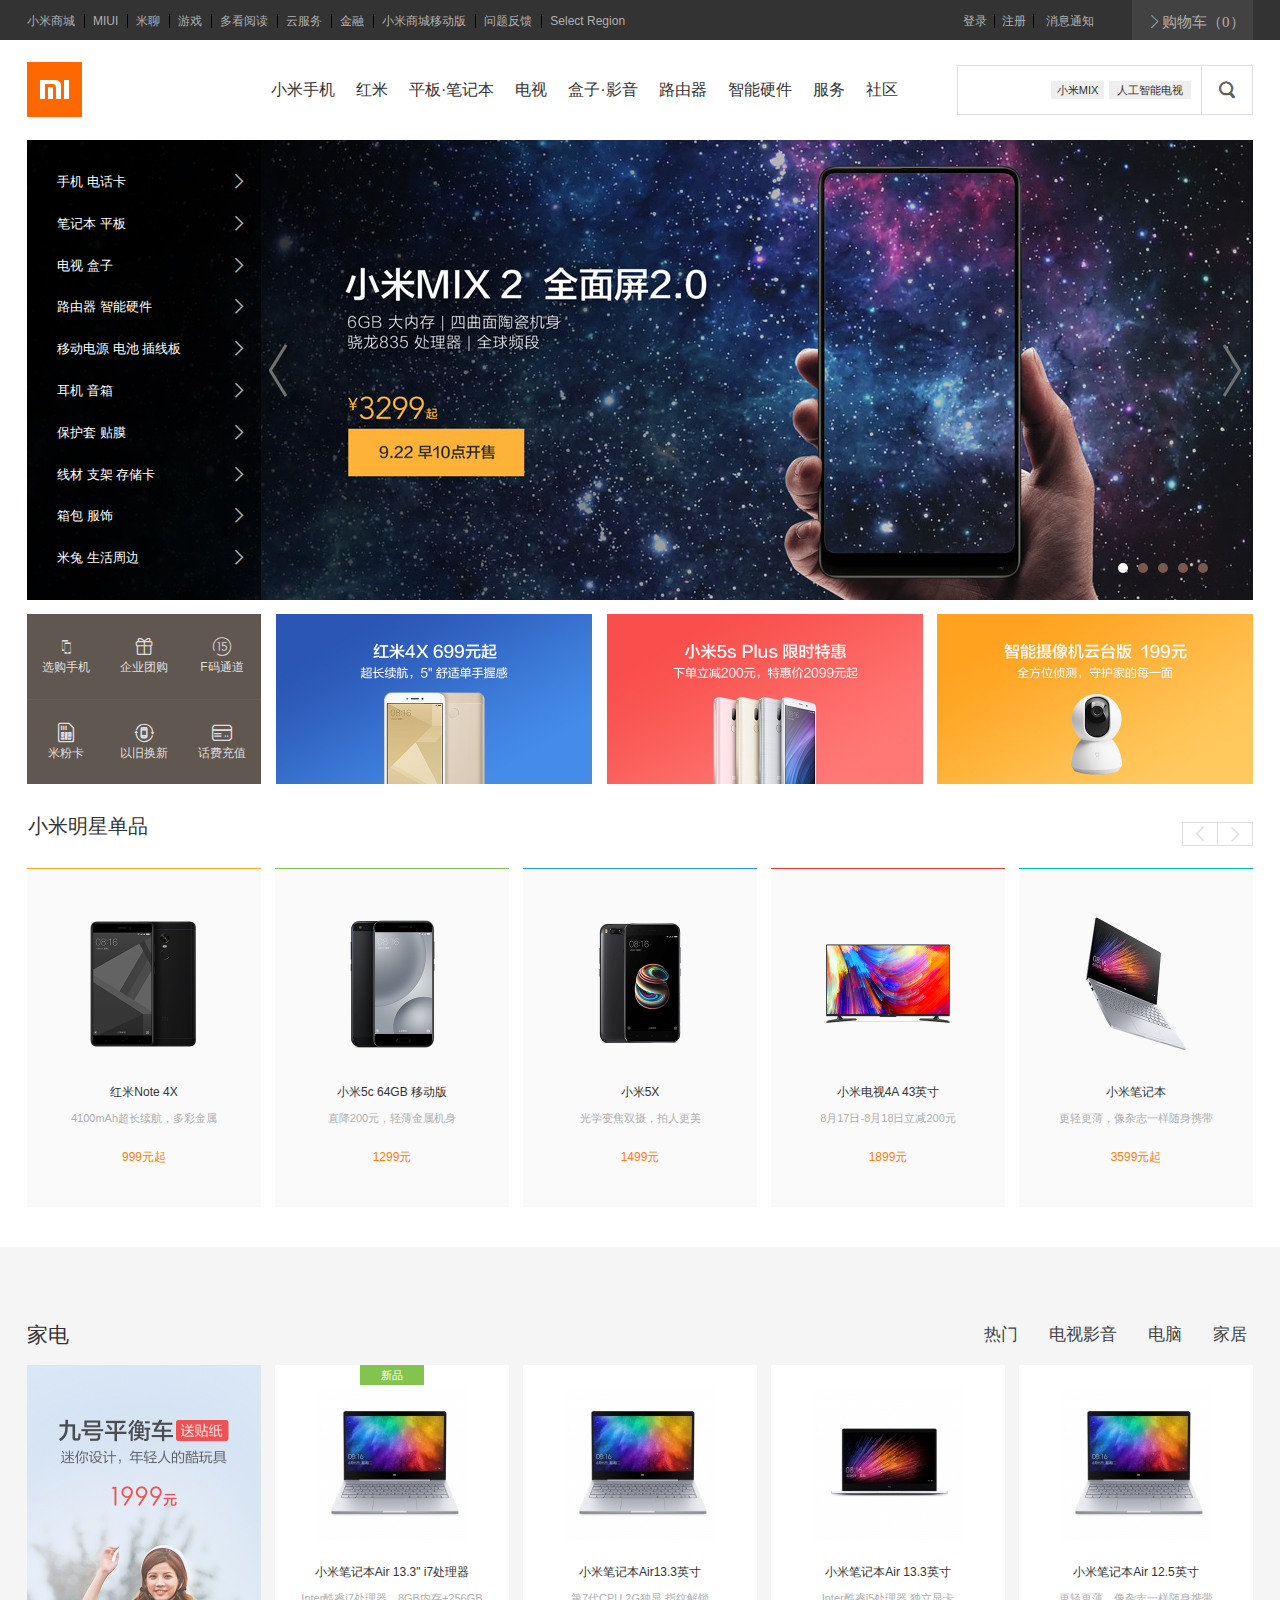
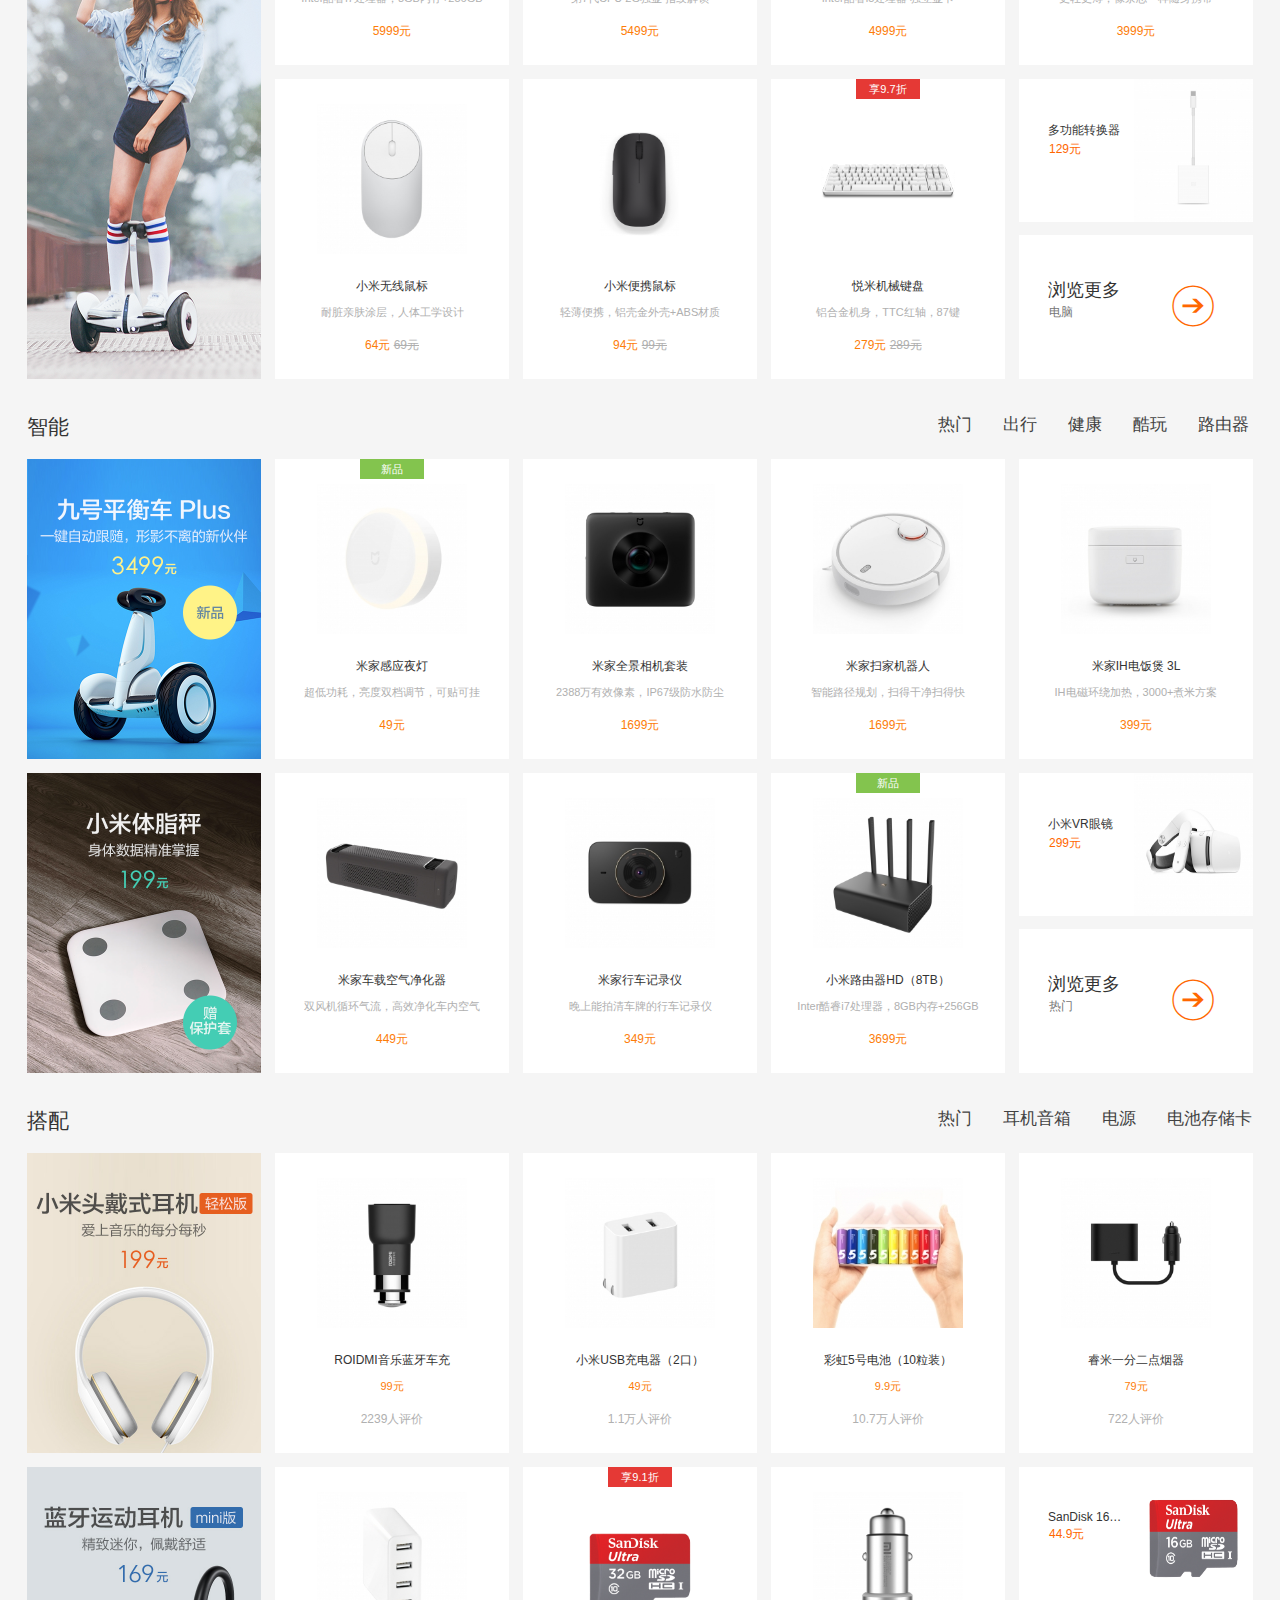
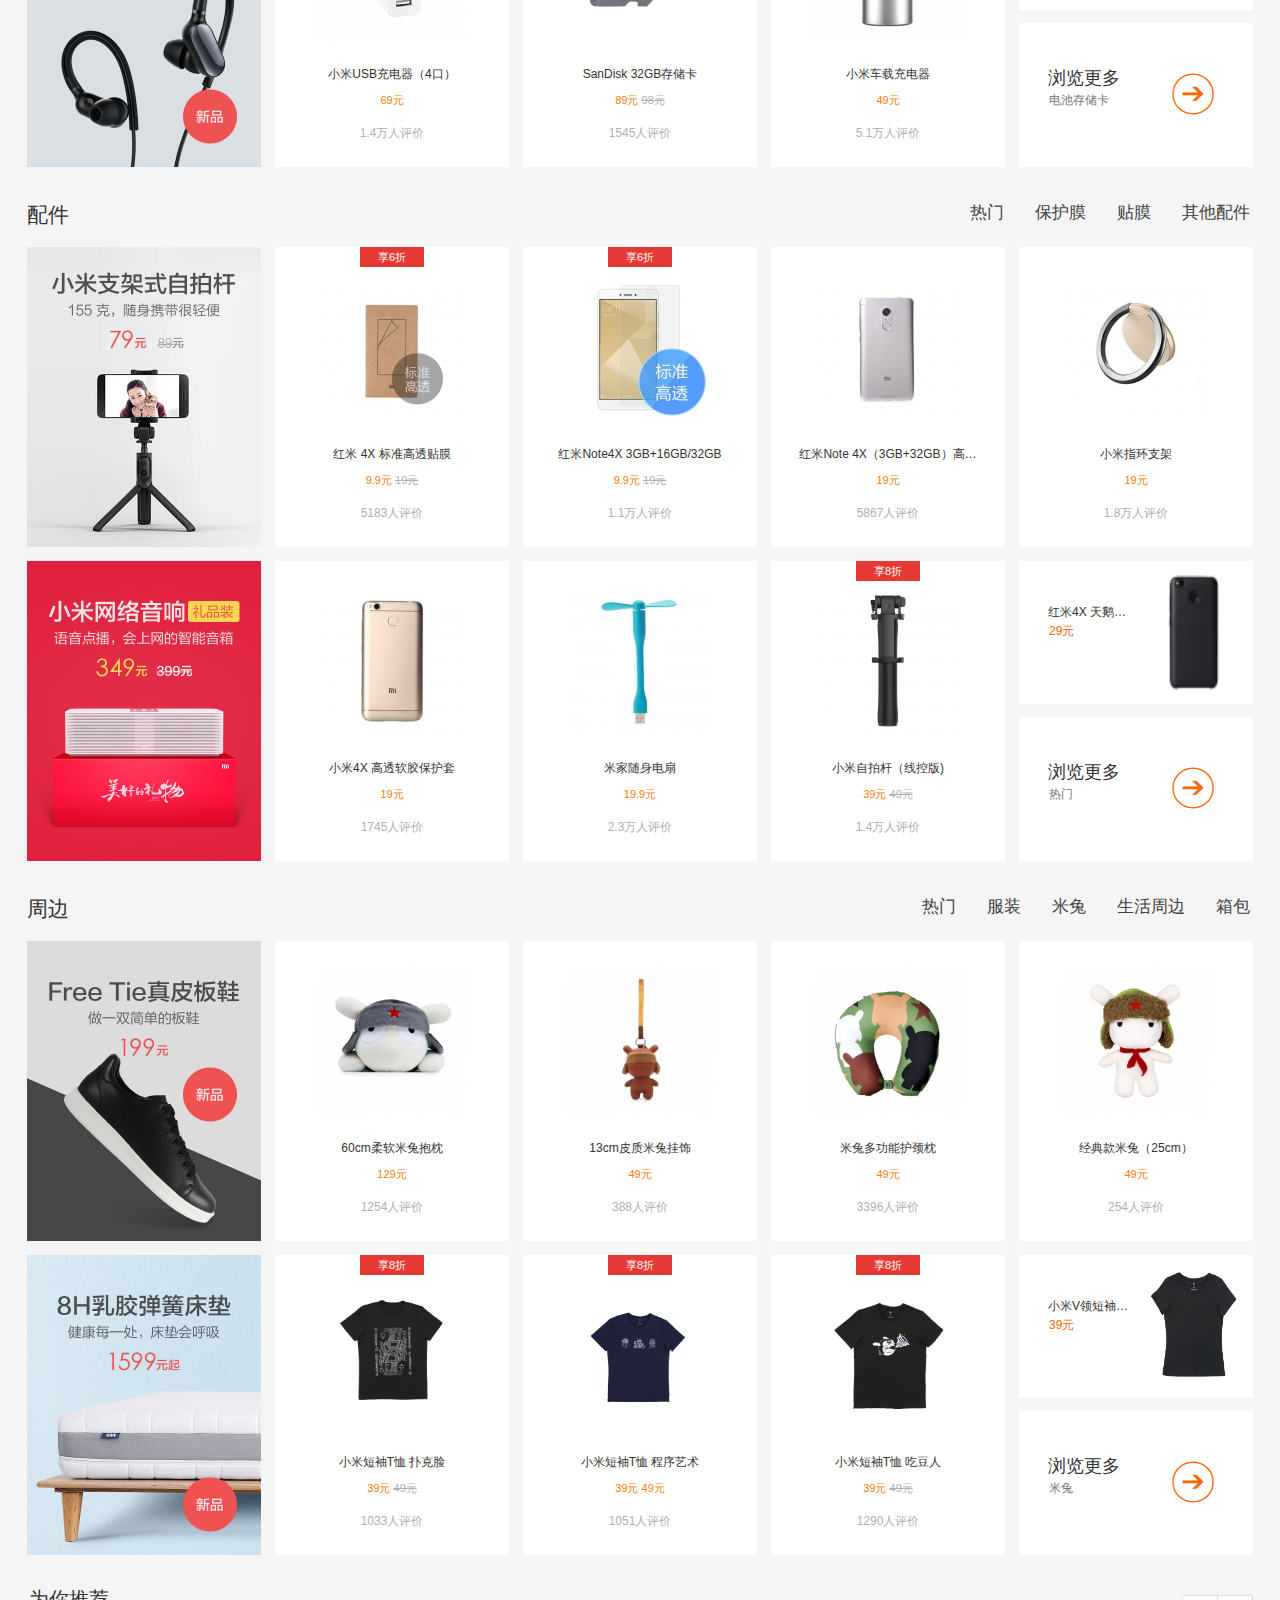
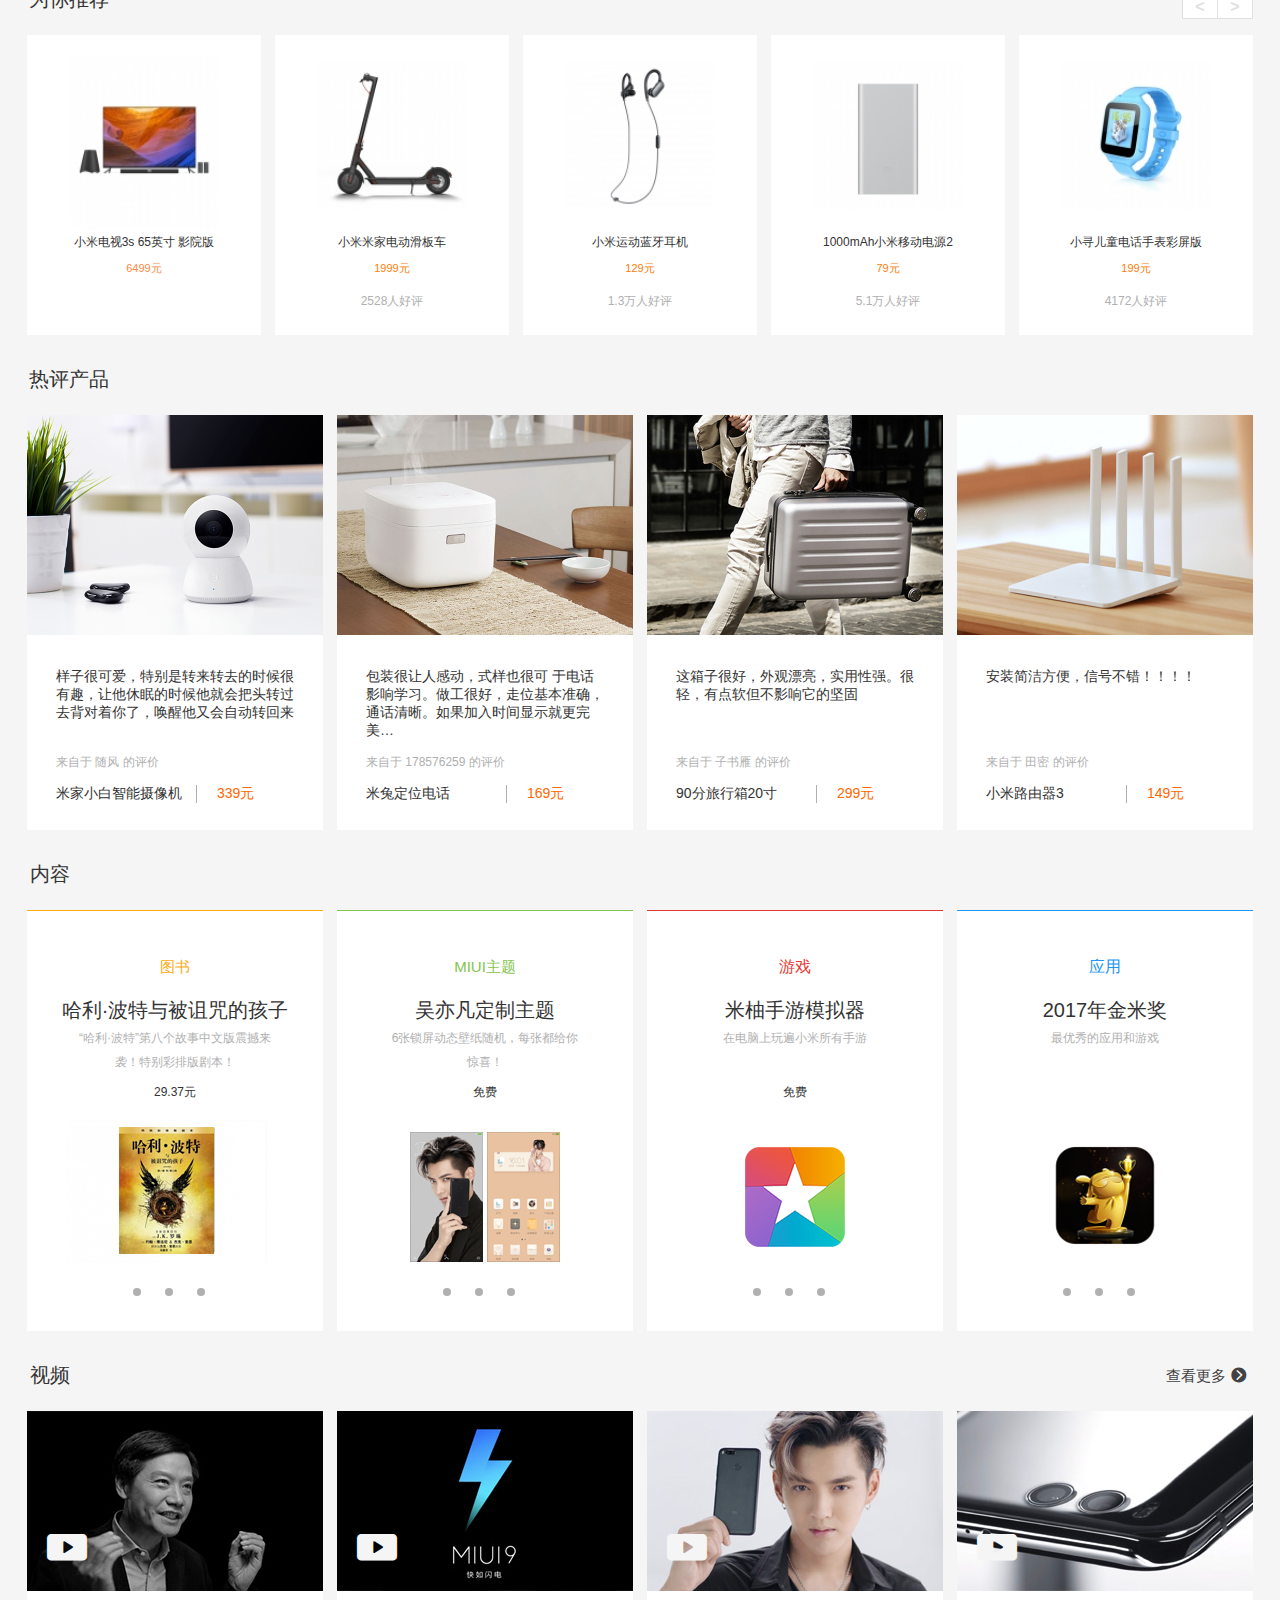
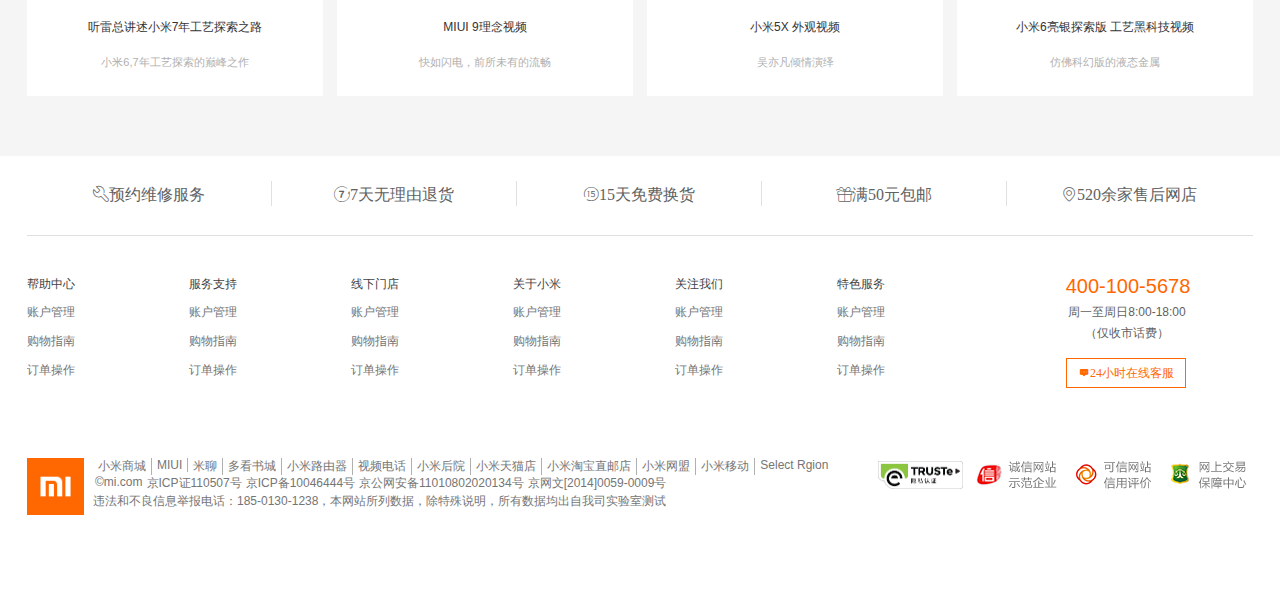
<file: 小米商城/index.html>
<!DOCTYPE html>
<html lang="en">
<head>
    <meta charset="utf-8">
    <link rel="stylesheet" href="css/index.css">
    <link rel="stylesheet" href="css/inconfont/iconfont.css">
    <link rel="stylesheet" href="css/ifont/iconfont.css">
    <title>小米商城</title>
    <link rel="stortcut icon" href="img/timg (1).jpg">
    <link rel="stylesheet" href="css/iconfont1/iconfont.css">
    <a href="" target="_serf"></a>
    <a href="" target="_blank"></a>
    <script src="js/index.js"></script>
    <script src="js/function.js"></script>
    <script src="js/animate.js"></script>
</head>
<body>
<!-- 头部开始 -->
  <header>
  <!-- 内宽开始 -->
    <main>
      <!-- 左边开始 -->
      <ul class="head-left">
        <li><a href="" class="first">小米商城</a></li>
      	<li><a href="">MIUI</a></li>
      	<li><a href="">米聊</a></li>
      	<li><a href="">游戏</a></li>
      	<li><a href="">多看阅读</a></li>
      	<li><a href="">云服务</a></li>
      	<li><a href="">金融</a></li>
      	<li><a href="">小米商城移动版</a></li>
      	<li><a href="">问题反馈</a></li>
      	<li><a href="" class="last">Select Region</a></li>
      </ul>
      <!-- 左边结束 -->
      <!-- 右边开始 -->
      <div class="head-right">
        <ul class="denglu">
      		<li><a href="">登录</a></li>
      		<li><a href="">注册</a></li>
      		<li><a href="" class="inform">消息通知</a></li>
      	</ul>
      	<ul class="gouwuche">
          <li>
            <a href="" class="iconfont icon-gouwuchekong">购物车（0）
            </a>
          </li>                   
        </ul>      			
      </div>      		
      <!-- 右边结束 -->
    </main>
  <!-- 内宽结束 -->
   </header>
<!-- 头部结束 -->
<!-- 导航开始 -->
   <nav>
     <div class="nav-left">
       <a href="">
         <img src="img/xiaomilogo.png" alt="" class="logo">
       </a>
     </div>
     <div class="box">
       <ul class="nav-center">
         <li><a href="">小米手机</a></li>
         <li><a href="">红米</a></li>
         <li><a href="">平板·笔记本</a></li>
         <li><a href="">电视</a></li>
         <li><a href="">盒子·影音</a></li>
         <li><a href="">路由器</a></li>
         <li><a href="">智能硬件</a></li>
         <li><a href="">服务</a></li>
         <li><a href="">社区</a></li>
       </ul>        	
     </div>
     <div class="nav-right">
       <div class="search">
         <a href="" class="word1">小米MIX</a>
         <a href="" class="word2">人工智能电视</a>
         <div class="search-box">
           <a href="">
             <img src="img/search.png" alt="">
           </a>
         </div>
       </div>
     </div>
   </nav>
<!-- 导航结束 -->
<!-- banner图开始 -->
   <section class="banner-box">
     <ul class="img-list">         	
       <li>
         <a href="javascript:void(0);"><img src="img/banner1.jpg" alt="">
         </a>
       </li>
       <li>
         <a href="javascript:void(0);"><img src="img/banner2.jpg" alt="">
         </a>
       </li>
       <li>
         <a href="javascript:void(0);"><img src="img/banner3.jpg" alt="">
         </a>
       </li>
       <li>
         <a href="javascript:void(0);"><img src="img/banner4.jpg" alt="">
         </a>
       </li>
       <li>
         <a href="javascript:void(0);"><img src="img/wuyifan.jpg" alt="">
         </a>
       </li>
     </ul>
     <div class="banner-left">
       <a href="javascript:void(0);"></a>
     </div>
     <div class="banner-right">
       <a href="javascript:void(0);"></a>
     </div>
     <div class="banner-bottom">
       <ul class="yuan-list">
         <li>
           <a href="javascript:void(0);" class="yuan"></a>
         </li>
         <li>
           <a href="javascript:void(0);" class="yuan"></a>
         </li>
         <li>
           <a href="javascript:void(0);" class="yuan"></a>
         </li>
         <li>
           <a href="javascript:void(0);" class="yuan"></a>
         </li>
         <li class="lastyuan">
           <a href="javascript:void(0);" class="yuan"></a>
         </li>
       </ul>
     </div>
     <aside class="celan">
       <ul class="cedaohang">
         <li>
           <a href="">
         	   <span class="wenzi">手机 电话卡</span>
         		   <span class="fuhao">
                 <i class="iconfont icon-zuoyoujiantou1"></i>
               </span>
         	 </a>
           <ul class="item">000</ul>
         </li>         		
         <li>
           <a href="">
         	   <span class="wenzi">笔记本 平板</span>
         		 <span class="fuhao">
               <i class="iconfont icon-zuoyoujiantou1"></i>
             </span>        			
         	 </a>
             <ul class="item">001</ul>
         </li>
         <li>
           <a href="">
         	   <span class="wenzi">电视 盒子</span>
         		 <span class="fuhao">
               <i class="iconfont icon-zuoyoujiantou1"></i>
             </span>        			
         	 </a>
           <ul class="item">002</ul>
         </li>
         <li>
           <a href="">
         	   <span class="wenzi">路由器 智能硬件</span>
         		 <span class="fuhao">
               <i class="iconfont icon-zuoyoujiantou1"></i>
             </span>        			
         	 </a>
           <ul class="item">003</ul>
         </li>
         <li>
           <a href="">
         	   <span class="wenzi">移动电源 电池 插线板</span>
         	   <span class="fuhao">
               <i class="iconfont icon-zuoyoujiantou1"></i>
             </span>        			
         	 </a>
           <ul class="item">004</ul>
         </li>
         <li>
           <a href="">
         	   <span class="wenzi">耳机 音箱</span>
         		 <span class="fuhao">
               <i class="iconfont icon-zuoyoujiantou1"></i>
             </span>        			
         	 </a>
           <ul class="item">005</ul>
         </li>
         <li>
           <a href="">
         	   <span class="wenzi">保护套 贴膜</span>
         		 <span class="fuhao">
               <i class="iconfont icon-zuoyoujiantou1"></i>
             </span>        			
         	 </a>
           <ul class="item">006</ul>
         </li>
         <li>
           <a href="">
         	   <span class="wenzi">线材 支架 存储卡</span>
         		 <span class="fuhao">
               <i class="iconfont icon-zuoyoujiantou1"></i>
             </span>        			
         	 </a>
           <ul class="item">007</ul>
         </li>
         <li>
           <a href="">
         	   <span class="wenzi">箱包 服饰</span>
         		 <span class="fuhao">
               <i class="iconfont icon-zuoyoujiantou1"></i>
             </span>        			
         	 </a>
           <ul class="item">008</ul>
         </li>
         <li>
           <a href="">
         	   <span class="wenzi">米兔 生活周边</span>
         		   <span class="fuhao">
                 <i class="iconfont icon-zuoyoujiantou1"></i>
               </span>        			
         	 </a> 
           <ul class="item">009</ul>
         </li>
       </ul>
     </aside>      	
   </section>
<!-- banner图结束 -->
<!-- 商品栏1开始 -->
   <section class="goods">
     <div class="guide">
       <ul class="box1">
         <li>
           <a href="" class="ttop iconfont icon-xuangoushouji">             
           </a>
           <a href="" class="ttop ttop1">选购手机</a>
         </li>
         <li>
           <a href="" class="ttop iconfont icon-gift"></a>
           <a href="" class="ttop ttop1">企业团购</a>
         </li>
         <li id="guide3">
           <a href="" class="ttop iconfont icon-f"></a>
           <a href="" class="ttop ttop1">F码通道</a>
         </li>
         <li>
           <a href="" class="ttop iconfont icon-mifenqia">  </a>
           <a href="" class="ttop ttop1">米粉卡</a>
         </li>
         <li>
           <a href="" class="ttop iconfont icon-yijiuhuanxin">
           </a>
           <a href="" class="ttop ttop1">以旧换新</a>
         </li>
         <li>
           <a href="" class="ttop iconfont icon-huafeichongzhi">
           </a>
           <a href="" class="ttop ttop1">话费充值</a>
         </li>
       </ul>        
     </div>
     <div class="photo">
       <a href=""><img src="img/photo1.jpg" class="tupian" alt="">
       </a>
     </div>
     <div class="photo">
       <a href=""><img src="img/photo2.jpg" class="tupian" alt="">
       </a>
     </div>
     <div class="photo-right">
       <a href=""><img src="img/photo3.jpg" class="tupian" alt="">
       </a>
     </div>
   </section>
<!-- 商品栏1结束 -->
<!-- 小米明星单品开始 -->
   <div class="wenzidanpin">
     <div class="wenzidanpin-left">
       <span>小米明星单品</span> 
     </div>
     <div class="wenzidanpin-right">
       <div class="nei-left">
         <a href="javascript:;" class="xiaoyu"><i class="iconfont icon-zuoyoujiantou"></i></a>
       </div>
       <div class="nei-right">
         <a href="javascript:;" class="dayu"><i class="iconfont icon-zuoyoujiantou1"></i></a>
       </div>
     </div>
   </div>     
   <section class="goods2">
     <ul class="bigg">
       <li class="shangpin shangpin3">
         <div class="box2">
           <a href="javascript:;">
             <img src="img/mingxingdanpin1.png" alt="" class="img1">
           </a>
         </div>
         <div class="wenzi1-top">
           <a href="">红米Note 4X</a>
         </div>
         <div class="wenzi1-center">
           <span>4100mAh超长续航，多彩金属</span>
         </div>
         <div class="wenzi1-bottom">
           <span>999元起</span>
         </div>
       </li>
       <li class="shangpin shangpin4">
        	<div class="box2">
        		<a href="javascript:;">
        			<img src="img/mingxingdanpin2.png" alt="" class="img1">
        		</a>
        	</div>
        	<div class="wenzi1-top">
        	 	<a href="">小米5c 64GB 移动版</a>
        	</div>
        	<div class="wenzi1-center">
        	 	<span>直降200元，轻薄金属机身</span>
        	</div>
        	<div class="wenzi1-bottom">
        	 	<span>1299元</span>
        	</div>
       </li>       
       <li class="shangpin shangpin5">
         <div class="box2">
           <a href="javascript:;">
             <img src="img/mingxingdanpin3.png" alt="" class="img1">
           </a>
         </div>
         <div class="wenzi1-top">
           <a href="">小米5X</a>
         </div>
         <div class="wenzi1-center">
           <span>光学变焦双摄，拍人更美</span>
         </div>
         <div class="wenzi1-bottom">
           <span>1499元</span>
         </div>
       </li>
       <li class="shangpin shangpin6">
         <div class="box2">
           <a href="javascript:;">
             <img src="img/mingxingdanpin4.png" alt="" class="img1">
           </a>
         </div>
         <div class="wenzi1-top">
           <a href="">小米电视4A 43英寸</a>
         </div>
         <div class="wenzi1-center">
           <span>8月17日-8月18日立减200元</span>
         </div>
         <div class="wenzi1-bottom">
           <span>1899元</span>
         </div>
       </li> 
       <li class="shangpin shangpin2">
         <div class="box2">
           <a href="javascript:;">
             <img src="img/mingxingdanpin5.png" alt="" class="img1">
           </a>
         </div>
         <div class="wenzi1-top">
           <a href="">小米笔记本</a>
         </div>
         <div class="wenzi1-center">
           <span>更轻更薄，像杂志一样随身携带</span>
         </div>
         <div class="wenzi1-bottom">
           <span>3599元起</span>
         </div>
       </li>
       <li class="shangpin shangpin3">
         <div class="box2">
           <a href="javascript:;">
             <img src="img/mingxingdanpin5.png" alt="" class="img1">
           </a>
         </div>
         <div class="wenzi1-top">
           <a href="">红米Note 4X</a>
         </div>
         <div class="wenzi1-center">
           <span>4100mAh超长续航，多彩金属</span>
         </div>
         <div class="wenzi1-bottom">
           <span>999元起</span>
         </div>
       </li>
       <li class="shangpin shangpin4">
          <div class="box2">
            <a href="javascript:;">
              <img src="img/mingxingdanpin4.png" alt="" class="img1">
            </a>
          </div>
          <div class="wenzi1-top">
            <a href="">小米5c 64GB 移动版</a>
          </div>
          <div class="wenzi1-center">
            <span>直降200元，轻薄金属机身</span>
          </div>
          <div class="wenzi1-bottom">
            <span>1299元</span>
          </div>
       </li>       
       <li class="shangpin shangpin5">
         <div class="box2">
           <a href="javascript:;">
             <img src="img/mingxingdanpin3.png" alt="" class="img1">
           </a>
         </div>
         <div class="wenzi1-top">
           <a href="">小米5X</a>
         </div>
         <div class="wenzi1-center">
           <span>光学变焦双摄，拍人更美</span>
         </div>
         <div class="wenzi1-bottom">
           <span>1499元</span>
         </div>
       </li>
       <li class="shangpin shangpin6">
         <div class="box2">
           <a href="javascript:;">
             <img src="img/mingxingdanpin4.png" alt="" class="img1">
           </a>
         </div>
         <div class="wenzi1-top">
           <a href="">小米电视4A 43英寸</a>
         </div>
         <div class="wenzi1-center">
           <span>8月17日-8月18日立减200元</span>
         </div>
         <div class="wenzi1-bottom">
           <span>1899元</span>
         </div>
       </li> 
       <li class="shangpin shangpin2">
         <div class="box2">
           <a href="javascript:;">
             <img src="img/mingxingdanpin5.png" alt="" class="img1">
           </a>
         </div>
         <div class="wenzi1-top">
           <a href="">小米笔记本</a>
         </div>
         <div class="wenzi1-center">
           <span>更轻更薄，像杂志一样随身携带</span>
         </div>
         <div class="wenzi1-bottom">
           <span>3599元起</span>
         </div>
       </li>
     </ul>           	
   </section>
<!-- 小米明星单品结束 -->
<!-- 商品栏开始 -->
   <section class="beijin">
     <div class="neikuan">
  <!-- 家电开始 -->
       <div class="jiadianwenzi"> 
         <div class="jiadian-left">
           <span>家电</span>
         </div> 
         <ul class="jiadian-right">
           <li><a href="" id="xiahuaxian">热门</a></li>
           <li><a href="" id="xiahuaxian">电视影音</a></li>
           <li><a href="" id="xiahuaxian">电脑</a></li>
           <li><a href="" id="xiahuaxian">家居</a></li>
         </ul>
       </div>
       <div class="jiadiantupian">
    <!-- 竖图片 -->
         <div class="shu-img">
           <a href="">
             <img src="img/pinghengche.jpg" id="pinghengche" alt="">
           </a>
         </div>
    <!-- 横图片 -->
         <ul class="heng-img">
           <li class="box3">
             <a href="">
               <img src="img/jiadian1.jpg" alt="" class="box4">
             </a>
             <div class="wenzi2-top">
               <a href="">小米笔记本Air 13.3" i7处理器</a>
             </div>
             <div class="wenzi2-center">
               <span>Inter酷睿i7处理器，8GB内存+256GB
               </span>
             </div>
             <div class="wenzi2-bottom">
               <span>5999元</span>
             </div>
             <div class="small">
               <a href="" class="pingjia">
                 <div class="shangmianzi">小米品质没让我失望 
                 </div>
                 <div class="xiamianzi">来自于 空白`挺好的。 评价
                 </div>
               </a>
             </div>
             <div class="xinpin">
               <span>新品</span>
             </div>
           </li>
           <li class="box3">
             <a href="">
               <img src="img/jiadian2.jpg" alt="" class="box4">
             </a>
             <div class="wenzi2-top">
               <a href="">小米笔记本Air13.3英寸</a>
             </div>
             <div class="wenzi2-center">
               <span>第7代CPU 2G独显 指纹解锁</span>
             </div>
             <div class="wenzi2-bottom">
               <span>5499元</span>
             </div>
             <div class="small">
               <a href="" class="pingjia">
                 <div class="shangmianzi">我用小米2和4，现在又买了Ari和6陶瓷的马上大学了…
                 </div>
                 <div class="xiamianzi">来自于 逐日者 的评价
                 </div>
               </a>                     
             </div>
           </li>
           <li class="box3">
             <a href="">
               <img src="img/jiadian3.jpg" alt="" class="box4">
             </a>
             <div class="wenzi2-top">
               <a href="">小米笔记本Air 13.3英寸</a>
             </div>
             <div class="wenzi2-center">
               <span>Inter酷睿i5处理器 独立显卡</span>
             </div>
             <div class="wenzi2-bottom">
               <span>4999元</span>
             </div>
             <div class="small">
               <a href="" class="pingjia">
                 <div class="shangmianzi">金属质感真的很高大上 各种触感都很赞 触控板的操作模…
                 </div>
                 <div class="xiamianzi">来自于 一观 的评价
                 </div>
               </a>
             </div>
           </li>
           <li class="box3">
             <a href="">
               <img src="img/jiadian4.jpg" alt="" class="box4">
             </a>
             <div class="wenzi2-top">
               <a href="">小米笔记本Air 12.5英寸</a>
             </div>
             <div class="wenzi2-center">
               <span>更轻更薄，像杂志一样随身携带</span>
             </div>
             <div class="wenzi2-bottom">
               <span>3999元</span>
             </div>
             <div class="small">
               <a href="" class="pingjia">
                 <div class="shangmianzi">质量超棒，瞬间变米粉
                 </div>
                 <div class="xiamianzi">来自于 米的老爹 的评价
                 </div>
               </a>
             </div>
           </li>
           <li class="box3">
             <a href="">
               <img src="img/jiadian5.jpg" alt="" class="box4">
             </a>
             <div class="wenzi2-top">
               <a href="">小米无线鼠标</a>
             </div>
             <div class="wenzi2-center">
               <span>耐脏亲肤涂层，人体工学设计</span>
             </div>
             <div class="wenzi2-bottom">
               <span>64元</span>
               <span class="guanchuanxian2">69元</span>
             </div>
             <div class="small">
               <a href="" class="pingjia">
                 <div class="shangmianzi">手感不错，相信小米的质量
                 </div>
                 <div class="xiamianzi">来自于 1039408735 的评价
                 </div>
               </a>
             </div>
           </li>
           <li class="box3">
             <a href="">
               <img src="img/jiadian6.png" alt="" class="box4">
             </a>
             <div class="wenzi2-top">
               <a href="">小米便携鼠标</a>
             </div>
             <div class="wenzi2-center">
               <span>轻薄便携，铝壳金外壳+ABS材质</span>
             </div>
             <div class="wenzi2-bottom">
               <span>94元</span>
               <span class="guanchuanxian2">99元</span>
             </div>
             <div class="small">
               <a href="" class="pingjia">
                 <div class="shangmianzi">第一次召唤客服妹子，有点小激动，
                 </div>
                 <div class="xiamianzi">来自于 喜欢的人总是万般好…
                 </div>
               </a>
             </div>
           </li>
           <li class="box3">
             <a href="">
               <img src="img/jiadian7.png" alt="" class="box4">
             </a>
             <div class="wenzi2-top">
               <a href="">悦米机械键盘</a>
             </div>
             <div class="wenzi2-center">
               <span>铝合金机身，TTC红轴，87键</span>
             </div>
             <div class="wenzi2-bottom">
               <span>279元</span>
               <span class="guanchuanxian2">289元</span>
             </div>
             <div class="small">
               <a href="" class="pingjia">
                 <div class="shangmianzi">第一次买这么贵质量这么好的机械键盘，手感好好，实在忍…</div>
                 <div class="xiamianzi">来自于 周军常 的评价
                 </div>
               </a>
             </div>
             <div class="dazhe">
               <span>享9.7折</span>
             </div>
           </li>                 
         </ul>  
         <div class="more">
           <div class="more-top">
             <div class="more-left">
               <a href="" class="b">多功能转换器</a>
               <a href="" class="money">129元</a>
             </div>
             <div class="more-right">
               <a href="" class="vryanjing">
                 <img src="img/jiadianzuihou.jpg" alt="" class="vr">
               </a>
             </div>                   
           </div>
           <div class="more-bottom">
             <div class="bottom-left">
               <a href="" class="c">浏览更多</a>
                 <a href="" class="money">电脑</a>
             </div>
             <div class="bottom-right">
               <a href="" class="bottom-right1 iconfont icon-yq-jt-r">
               </a>
             </div>
           </div>
         </div>
     </div>           
  <!-- 家电结束 -->
  <!-- 智能开始 -->
     <div class="zhinengwenzi"> 
       <div class="zhinengwenzi-left">
         <span>智能</span>
       </div> 
       <ul class="zhinengwenzi-right">
         <li><a href="" id="xiahuaxian">热门</a></li>
         <li><a href="" id="xiahuaxian">出行</a></li>
         <li><a href="" id="xiahuaxian">健康</a></li>
         <li><a href="" id="xiahuaxian">酷玩</a></li>
         <li><a href="" id="xiahuaxian">路由器</a></li>
       </ul>
     </div>            
     <div class="jiadiantupian">
       <ul class="heng-img">
         <li id="zhinengtupian" class="zhineng-photo1">
           <a href="" class="zhineng-left">
             <img src="img/zhinengshangpin1.jpg" alt="" class="zhinengshangpin">                    
           </a>
         </li>
         <li>
           <a href="">
             <img src="img/zhinengshangpin2.jpg" alt="" class="box4">
           </a>
           <div class="wenzi2-top">
             <a href="">米家感应夜灯</a>
           </div>
           <div class="wenzi2-center">
             <span>超低功耗，亮度双档调节，可贴可挂</span>
           </div>
           <div class="wenzi2-bottom">
             <span>49元</span>
           </div>
           <div class="small">
             <a href="" class="pingjia">
               <div class="shangmianzi">第二轮上线出售一共购买三个，除了自己使用外，还要…         </div>
               <div class="xiamianzi">来自于 JL 的评价
               </div>
             </a>
           </div>
           <div class="xinpin">
             <span>新品</span>
           </div>
         </li>
         <li>
           <a href="">
             <img src="img/zhinengshangpin3.jpg" alt="" class="box4">
           </a>
           <div class="wenzi2-top">
             <a href="">米家全景相机套装</a>
           </div>
           <div class="wenzi2-center">
             <span>2388万有效像素，IP67级防水防尘</span>
           </div>
           <div class="wenzi2-bottom">
             <span>1699元</span>
           </div>
           <div class="small">
             <a href="" class="pingjia">
               <div class="shangmianzi">听说小米客服美眉很厉害 送我一首藏头诗可好 我爱钱天玉
               </div>
               <div class="xiamianzi">来自于 布衣小刚子 的评价
               </div>
             </a>
           </div>
         </li>
         <li>
           <a href="">
             <img src="img/zhinengshangpin4.jpg" alt="" class="box4">                   
           </a>
           <div class="wenzi2-top">
             <a href="">米家扫家机器人</a>
           </div>
           <div class="wenzi2-center">
             <span>智能路径规划，扫得干净扫得快</span>
           </div>
           <div class="wenzi2-bottom">
             <span>1699元</span>
           </div>
           <div class="small">
             <a href="" class="pingjia">
               <div class="shangmianzi">没想到如此的智能，这个价格相当于其他品牌6000… 
               </div>
               <div class="xiamianzi">来自于 841296057 的评价
               </div>
             </a>
           </div>
         </li>
         <li>
           <a href="">
             <img src="img/zhinengshangpin5.jpg" alt="" class="box4">                     
           </a>
           <div class="wenzi2-top">
             <a href="">米家IH电饭煲 3L</a>
           </div>
           <div class="wenzi2-center">
             <span>IH电磁环绕加热，3000+煮米方案</span>
           </div>
           <div class="wenzi2-bottom">
             <span>399元</span>
           </div>
           <div class="small">
             <a href="" class="pingjia">
               <div class="shangmianzi">非常好，就是小了点，煮一锅才够我一个人吃，一般家庭的… 
               </div>
               <div class="xiamianzi">来自于 afei 的评价</div>
             </a>
           </div>
         </li>
         <li id="zhinengtupian" class="zhineng-photo1">
           <a href="" class="zhineng-left">
             <img src="img/zhinengshangpin6.png" alt="" class="zhinengshangpin">                    
           </a>
         </li>                   
         <li>
           <a href="">
             <img src="img/zhinengshangpin7.jpg" alt="" class="box4">                     
           </a>
           <div class="wenzi2-top">
             <a href="">米家车载空气净化器</a>
           </div>
           <div class="wenzi2-center">
             <span>双风机循环气流，高效净化车内空气
             </span>
           </div>
           <div class="wenzi2-bottom">
             <span>449元</span>
           </div>
           <div class="small">
             <a href="" class="pingjia">
               <div class="shangmianzi">小米妹子怎么都不理我，不开心                         
               </div>
               <div class="xiamianzi">来自于 sweetjiang 的评价
               </div>
             </a>
           </div>
         </li>
         <li>
           <a href="">
             <img src="img/zhinengshangpin8.jpg" alt="" class="box4">                    
           </a>
           <div class="wenzi2-top">
             <a href="">米家行车记录仪</a>
           </div>
           <div class="wenzi2-center">
             <span>晚上能拍清车牌的行车记录仪</span>
           </div>
           <div class="wenzi2-bottom">
             <span>349元</span>
           </div>
           <div class="small">
             <a href="" class="pingjia">
               <div class="shangmianzi">小米产品真心，超级棒！不知这么中规中矩的好评怎… 
               </div>
               <div class="xiamianzi">来自于 留空（交行田玮95629… 评价</div>
             </a>
           </div>
         </li>
         <li>
           <a href="">
             <img src="img/zhinengshangpin9.jpg" alt="" class="box4">                     
           </a>
           <div class="wenzi2-top">
             <a href="">小米路由器HD（8TB）</a>
           </div>
           <div class="wenzi2-center">
             <span>Inter酷睿i7处理器，8GB内存+256GB
             </span>
           </div>
           <div class="wenzi2-bottom">
             <span>3699元</span>
           </div>
           <div class="small">
             <a href="" class="pingjia">
               <div class="shangmianzi">硬盘声音很响，不知道是否正常 
               </div>
               <div class="xiamianzi">来自于 137564930 评价
               </div>
             </a>
           </div>
           <div class="xinpin">
             <span>新品</span>
           </div>
         </li>
       </ul> 
       <div class="more">
         <div class="more-top">
           <div class="more-left">
             <a href="" class="b">小米VR眼镜</a>
             <a href="" class="money">299元</a>
           </div>
           <div class="more-right">
             <a href="" class="vryanjing">
               <img src="img/zhinengzuihou.jpg" alt="" class="vr">
             </a>
           </div>
         </div>
         <div class="more-bottom">
           <div class="bottom-left">
             <a href="" class="c">浏览更多</a>
             <a href="" class="money">热门</a>
           </div>
           <div class="bottom-right">
             <a href="" class="bottom-right1 iconfont icon-yq-jt-r">
             </a>
           </div>
         </div>
       </div>
     </div>
  <!-- 智能结束 -->
  <!-- 搭配开始 -->
     <div class="zhinengwenzi"> 
       <div class="zhinengwenzi-left">
         <span>搭配</span>
       </div> 
       <ul class="zhinengwenzi-right">
         <li><a href="" id="xiahuaxian">热门</a></li>
         <li><a href="" id="xiahuaxian">耳机音箱</a></li>
         <li><a href="" id="xiahuaxian">电源</a></li>
         <li><a href="" id="xiahuaxian">电池存储卡</a>
         </li>
       </ul>
     </div>
     <div class="jiadiantupian">
       <ul class="heng-img">
         <li id="zhinengtupian" class="zhineng-photo1">
           <a href="" class="zhineng-left">
             <img src="img/dapeitihuan.jpg" alt="" class="zhinengshangpin">                    
           </a>
         </li>
         <li>
           <a href="">
             <img src="img/dapei2.jpg" alt="" class="box4">
           </a>
           <div class="wenzi2-top">
             <a href="">ROIDMI音乐蓝牙车充</a>
           </div>
           <div class="wenzi3-center">
             <span>99元</span>
           </div>
           <div class="wenzi3-bottom">
             <span>2239人评价</span>
           </div>
           <div class="small">
             <a href="" class="pingjia">
               <div class="shangmianzi">非常好用，非常方便，希望设计师们继续，多设计一些好的…
               </div>
               <div class="xiamianzi">来自于 一帆风顺 的评价</div>
             </a>
           </div>
         </li>
         <li>
           <a href="">
             <img src="img/dapei3.jpg" alt="" class="box4">
           </a>
           <div class="wenzi2-top">
             <a href="">小米USB充电器（2口）</a>
           </div>
           <div class="wenzi3-center">
             <span>49元</span>
           </div>
           <div class="wenzi3-bottom">
             <span>1.1万人评价</span>
           </div>
           <div class="small">
             <a href="" class="pingjia">
               <div class="shangmianzi">听说客服妹子文采不错，能来一段不？
               </div>
               <div class="xiamianzi">来自于 罗进行兴 的评价</div>
             </a>
           </div>
         </li>
         <li>
           <a href="">
             <img src="img/dapei4.jpg" alt="" class="box4">                   
           </a>
           <div class="wenzi2-top">
             <a href="">彩虹5号电池（10粒装）</a>
           </div>
           <div class="wenzi3-center">
             <span>9.9元</span>
           </div>
           <div class="wenzi3-bottom">
             <span>10.7万人评价</span>
           </div>
           <div class="small">
             <a href="" class="pingjia">
               <div class="shangmianzi">好看，我和同学说这么便宜他们都不信，气死我了              </div>
               <div class="xiamianzi">来自于 陆桉 的评价</div>
             </a>
           </div>
         </li>
         <li>
           <a href="">
             <img src="img/dapei5.jpg" alt="" class="box4">                     
           </a>
           <div class="wenzi2-top">
             <a href="">睿米一分二点烟器</a>
           </div>
           <div class="wenzi3-center">
             <span>79元</span>
           </div>
           <div class="wenzi3-bottom">
             <span>722人评价</span>
           </div>
           <div class="small">
             <a href="" class="pingjia">
               <div class="shangmianzi">价格虽然贵点，但是很不错 质感很好 线也很结实 送了…
               </div>
               <div class="xiamianzi">来自于 小宇 的评价</div>
             </a>
           </div>
         </li>
         <li id="zhinengtupian" class="zhineng-photo1">
           <a href="" class="zhineng-left">
             <img src="img/dapei6.jpg" alt="" class="zhinengshangpin">                    
           </a>
         </li>                   
         <li>
           <a href="">
             <img src="img/dapei7.jpg" alt="" class="box4">
           </a>
           <div class="wenzi2-top">
             <a href="">小米USB充电器（4口）</a>
           </div>
           <div class="wenzi3-center">
             <span>69元</span>
           </div>
           <div class="wenzi3-bottom">
             <span>1.4万人评价</span>
           </div>
           <div class="small">
             <a href="" class="pingjia">
               <div class="shangmianzi">外形大小合适，一开始以为会很大，重量也不重，充电方便      </div>
               <div class="xiamianzi">来自于 887964231 的评价
               </div>
             </a>
           </div>
         </li>
         <li>
           <a href="">
             <img src="img/dapei8.png" alt="" class="box4">                    
           </a>
           <div class="wenzi2-top">
             <a href="">SanDisk 32GB存储卡</a>
           </div>
           <div class="wenzi3-center">
             <span>89元</span>
             <span class="guanchuanxian">98元</span>
           </div>
           <div class="wenzi3-bottom">
             <span>1545人评价</span>
           </div>
           <div class="small">
             <a href="" class="pingjia">
               <div class="shangmianzi">超级超级宇宙无敌超级好 
               </div>
               <div class="xiamianzi">来自于 张成成 评价</div>
             </a>
           </div>
           <div class="dazhe">
             <span>享9.1折</span>
           </div>
         </li>
         <li>
           <a href="">
             <img src="img/dapei9.jpg" alt="" class="box4">                     
           </a>
           <div class="wenzi2-top">
             <a href="">小米车载充电器</a>
           </div>
           <div class="wenzi3-center">
             <span>49元</span>
           </div>
           <div class="wenzi3-bottom">
             <span>5.1万人评价</span>
           </div>
           <div class="small">
             <a href="" class="pingjia">
               <div class="shangmianzi">外观金属感十足，非常喜欢小米家的东西，实用，实惠！喏… 
               </div>
               <div class="xiamianzi">来自于 至死永不相见 评价
               </div>
             </a>
           </div>
         </li>
       </ul> 
       <div class="more">
         <div class="more-top">
           <div class="more-left">
             <a href="" class="b">SanDisk 16…</a>
             <a href="" class="money">44.9元</a>
           </div>
         <div class="more-right">
           <a href="" class="vryanjing">
             <img src="img/dapeizuihou.png" alt="" class="vr">
           </a>
         </div>
         </div>
         <div class="more-bottom">
         <div class="bottom-left">
           <a href="" class="c">浏览更多</a>
           <a href="" class="money">电池存储卡</a>
         </div>
         <div class="bottom-right">
           <a href="" class="bottom-right1 iconfont icon-yq-jt-r">
           </a>
         </div>
         </div>
       </div>
     </div>
  <!-- 搭配结束 -->
  <!-- 配件开始 -->
     <div class="zhinengwenzi"> 
       <div class="zhinengwenzi-left">
         <span>配件</span>
       </div> 
       <ul class="peijianwenzi-right">
         <li><a href="" id="xiahuaxian">热门</a></li>
         <li><a href="" id="xiahuaxian">保护膜</a></li>
         <li><a href="" id="xiahuaxian">贴膜</a></li>
         <li><a href="" id="xiahuaxian">其他配件</a></li>
       </ul>
     </div>
     <div class="jiadiantupian">
       <ul class="heng-img">
         <li id="zhinengtupian" class="zhineng-photo1">
           <a href="" class="zhineng-left">
             <img src="img/peijian1.jpg" alt="" class="zhinengshangpin">                    
           </a>
         </li>
         <li>
           <a href="">
             <img src="img/peijian2.jpg" alt="" class="box4">
           </a>
           <div class="wenzi2-top">
             <a href="">红米 4X 标准高透贴膜</a>
           </div>
           <div class="wenzi3-center">
             <span>9.9元</span>
             <span class="guanchuanxian">19元</span>
           </div>
           <div class="wenzi3-bottom">
             <span>5183人评价</span>
           </div>
           <div class="small">
             <a href="" class="pingjia">
               <div class="shangmianzi">我对小米的爱天地可鉴，小米妹子敢不敢回复我的一片真心
               </div>
               <div class="xiamianzi">来自于 钟大帅 的评价
               </div>
             </a>
           </div>
           <div class="dazhe">
             <span>享6折</span>
           </div>
         </li>
         <li>
           <a href="">
             <img src="img/peijian3.jpg" alt="" class="box4">
                   </a>
                   <div class="wenzi2-top">
                     <a href="">红米Note4X 3GB+16GB/32GB</a>
                   </div>
                   <div class="wenzi3-center">
                     <span>9.9元</span>
                     <span class="guanchuanxian">19元</span>
                   </div>
                   <div class="wenzi3-bottom">
                     <span>1.1万人评价</span>
                   </div>
                   <div class="small">
                     <a href="" class="pingjia">
                       <div class="shangmianzi">妹子，很有才，如题上联：风声雨声读书声我不出声 下…
                         
                       </div>
                       <div class="xiamianzi">来自于 天空 的评价</div>
                     </a>
                   </div>
                   <div class="dazhe">
                     <span>享6折</span>
                   </div>
                 </li>
                 <li>
                   <a href="">
                     <img src="img/peijian4.jpg" alt="" class="box4">                   
                   </a>
                   <div class="wenzi2-top">
                     <a href="">红米Note 4X（3GB+32GB）高…</a>
                   </div>
                   <div class="wenzi3-center">
                     <span>19元</span>
                   </div>
                   <div class="wenzi3-bottom">
                     <span>5867人评价</span>
                   </div>
                   <div class="small">
                     <a href="" class="pingjia">
                       <div class="shangmianzi">一直都是买小米，值得拥有值得信赖 
                         
                       </div>
                       <div class="xiamianzi">来自于 杨安 的评价</div>
                     </a>
                   </div>
                 </li>
                 <li>
                   <a href="">
                     <img src="img/peijian5.jpg" alt="" class="box4">                     
                   </a>
                   <div class="wenzi2-top">
                     <a href="">小米指环支架</a>
                   </div>
                   <div class="wenzi3-center">
                     <span>19元</span> 
                   </div>
                   <div class="wenzi3-bottom">
                     <span>1.8万人评价</span>
                   </div>
                   <div class="small">
                     <a href="" class="pingjia">
                       <div class="shangmianzi">做工精美，外观靓丽，不可多得的神器！
                         
                       </div>
                       <div class="xiamianzi">来自于 最美的太阳 的评价</div>
                     </a>
                   </div>
                 </li>
                 <li id="zhinengtupian" class="zhineng-photo1">
                    <a href="" class="zhineng-left">
                      <img src="img/peijian6.jpg" alt="" class="zhinengshangpin">                    
                    </a>
                 </li>                   
                 <li>
                   <a href="">
                     <img src="img/peijian7.jpg" alt="" class="box4">                     
                   </a>
                   <div class="wenzi2-top">
                     <a href="">小米4X 高透软胶保护套</a>
                   </div>
                   <div class="wenzi3-center">
                     <span>19元</span>
                   </div>
                   <div class="wenzi3-bottom">
                     <span>1745人评价</span>
                   </div>
                   <div class="small">
                     <a href="" class="pingjia">
                       <div class="shangmianzi">又薄又轻，功能强大！买来送人的，帮贴好膜以后感觉也想…                         
                       </div>
                       <div class="xiamianzi">来自于 小米啊来 的评价</div>
                     </a>
                   </div>
                 </li>
                 <li>
                   <a href="">
                     <img src="img/peijian8.jpg" alt="" class="box4">                    
                   </a>
                   <div class="wenzi2-top">
                     <a href="">米家随身电扇</a>
                   </div>
                   <div class="wenzi3-center">
                     <span>19.9元</span>
                   </div>
                   <div class="wenzi3-bottom">
                     <span>2.3万人评价</span>
                   </div>
                   <div class="small">
                     <a href="" class="pingjia">
                       <div class="shangmianzi">做我女朋友好不好，不好我等下再来问一次。                          
                       </div>
                       <div class="xiamianzi">来自于 李旺旺 评价</div>
                     </a>
                   </div>
                 </li>
                 <li>
                   <a href="">
                     <img src="img/peijian9.jpg" alt="" class="box4">                     
                   </a>
                   <div class="wenzi2-top">
                     <a href="">小米自拍杆（线控版)</a>
                   </div>
                   <div class="wenzi3-center">
                     <span>39元</span>
                     <span class="guanchuanxian">49元</span>
                   </div>
                   <div class="wenzi3-bottom">
                     <span>1.4万人评价</span>
                   </div>
                   <div class="small">
                     <a href="" class="pingjia">
                       <div class="shangmianzi">很不错，很喜欢，看着她美美的自拍，我好开心啊                          
                       </div>
                       <div class="xiamianzi">来自于 829701520  评价</div>
                     </a>
                   </div>
                   <div class="dazhe">
                     <span>享8折</span>
                   </div>
                 </li>
               </ul> 
              <div class="more">
                 <div class="more-top">
                    <div class="more-left">
                      <a href="" class="b">红米4X 天鹅…</a>
                      <a href="" class="money">29元</a>
                    </div>
                    <div class="more-right">
                       <a href="" class="vryanjing">
                          <img src="img/peijianzuihou.jpg" alt="" class="vr">
                       </a>
                    </div>
                   
                 </div>
                 <div class="more-bottom">
                     <div class="bottom-left">
                        <a href="" class="c">浏览更多</a>
                        <a href="" class="money">热门</a>
                     </div>
                     <div class="bottom-right">
                        <a href="" class="bottom-right1 iconfont icon-yq-jt-r"></a>
                     </div>
                </div>
              </div>
            </div>
            <!-- 配件结束 -->
            <!-- 周边开始 -->
            <div class="zhinengwenzi"> 
               <div class="zhinengwenzi-left">
                 <span>周边</span>
               </div> 
               <ul class="zhoubianwenzi-right">
                 <li><a href="" id="xiahuaxian">热门</a></li>
                 <li><a href="" id="xiahuaxian">服装</a></li>
                 <li><a href="" id="xiahuaxian">米兔</a></li>
                 <li><a href="" id="xiahuaxian">生活周边</a></li>
                 <li><a href="" id="xiahuaxian">箱包</a></li>
               </ul>
            </div>
            <div class="jiadiantupian">
               <ul class="heng-img">
                 <li id="zhinengtupian" class="zhineng-photo1">
                    <a href="" class="zhineng-left">
                      <img src="img/zhoubian1.jpg" alt="" class="zhinengshangpin">                    
                    </a>
                 </li>
                 <li >
                   <a href="">
                     <img src="img/zhoubian2.jpg" alt="" class="box4">
                   </a>
                   <div class="wenzi2-top">
                     <a href="">60cm柔软米兔抱枕</a>
                   </div>
                   <div class="wenzi3-center">
                     <span>129元</span>
                   </div>
                   <div class="wenzi3-bottom">
                     <span>1254人评价</span>
                   </div>
                   <div class="small">
                     <a href="" class="pingjia">
                       <div class="shangmianzi">       手感不错                          
                       </div>
                       <div class="xiamianzi">来自于 645757657 的评价</div>
                     </a>
                   </div>
                 </li>
                 <li>
                   <a href="">
                     <img src="img/zhoubian3.jpg" alt="" class="box4">
                   </a>
                   <div class="wenzi2-top">
                     <a href="">13cm皮质米兔挂饰</a>
                   </div>
                   <div class="wenzi3-center">
                     <span>49元</span>
                   </div>
                   <div class="wenzi3-bottom">
                     <span>388人评价</span>
                   </div>
                   <div class="small">
                     <a href="" class="pingjia">
                       <div class="shangmianzi">我家三娃！真的不错！有新还会来
                         
                       </div>
                       <div class="xiamianzi">来自于 木子 的评价</div>
                     </a>
                   </div>
                 </li>
                 <li>
                   <a href="">
                     <img src="img/zhoubian4.jpg" alt="" class="box4">                   
                   </a>
                   <div class="wenzi2-top">
                     <a href="">米兔多功能护颈枕</a>
                   </div>
                   <div class="wenzi3-center">
                     <span>49元</span>
                   </div>
                   <div class="wenzi3-bottom">
                     <span>3396人评价</span>
                   </div>
                   <div class="small">
                     <a href="" class="pingjia">
                       <div class="shangmianzi">可以变形，多功能，下次飞来飞去脖子不用受罪啦！   
                       </div>
                       <div class="xiamianzi">来自于 Triangel 的评价</div>
                     </a>
                   </div>
                 </li>
                 <li>
                   <a href="">
                     <img src="img/zhoubian5.jpg" alt="" class="box4">                     
                   </a>
                   <div class="wenzi2-top">
                     <a href="">经典款米兔（25cm）</a>
                   </div>
                   <div class="wenzi3-center">
                     <span>49元</span>
                   </div>
                   <div class="wenzi3-bottom">
                     <span>254人评价</span>
                   </div>
                   <div class="small">
                     <a href="" class="pingjia">
                       <div class="shangmianzi">当然是原谅你啊，哈哈 
                         
                       </div>
                       <div class="xiamianzi">来自于 都叫我书蠢 的评价</div>
                     </a>
                   </div>
                 </li>
                 <li id="zhinengtupian" class="zhineng-photo1">
                    <a href="" class="zhineng-left">
                      <img src="img/zhoubian6.jpg" alt="" class="zhinengshangpin">                    
                    </a>
                 </li>                   
                 <li>
                   <a href="">
                     <img src="img/zhoubian7.png" alt="" class="box4">                     
                   </a>
                   <div class="wenzi2-top">
                     <a href="">小米短袖T恤 扑克脸</a>
                   </div>
                   <div class="wenzi3-center">
                     <span>39元</span>
                     <span class="guanchuanxian">49元</span>
                   </div>
                   <div class="wenzi3-bottom">
                     <span>1033人评价</span>
                   </div>
                   <div class="small">
                     <a href="" class="pingjia">
                       <div class="shangmianzi">小米公司简直6得不行，都是精品，价格优惠 大爱                         
                       </div>
                       <div class="xiamianzi">来自于 H-an 的评价</div>
                     </a>
                   </div>
                   <div class="dazhe">
                     <span>享8折</span>
                   </div>
                 </li>
                 <li>
                   <a href="">
                     <img src="img/zhoubian8.png" alt="" class="box4">                    
                   </a>
                   <div class="wenzi2-top">
                     <a href="">小米短袖T恤 程序艺术</a>
                   </div>
                   <div class="wenzi3-center">
                     <span>39元</span>
                     <span class="guanchuanxian3">49元</span>
                   </div>
                   <div class="wenzi3-bottom">
                     <span>1051人评价</span>
                   </div>
                   <div class="small">
                     <a href="" class="pingjia">
                       <div class="shangmianzi">170高，150斤，L号。很满意。话说可以撩到妹子… 
                         
                       </div>
                       <div class="xiamianzi">来自于 阿超 评价</div>
                     </a>
                   </div>
                   <div class="dazhe">
                     <span>享8折</span>
                   </div>
                 </li>
                 <li>
                   <a href="">
                     <img src="img/zhoubian9.png" alt="" class="box4">                     
                   </a>
                   <div class="wenzi2-top">
                     <a href="">小米短袖T恤 吃豆人</a>
                   </div>
                   <div class="wenzi3-center">
                     <span>39元</span>
                     <span class="guanchuanxian">49元</span>

                   </div>
                   <div class="wenzi3-bottom">
                     <span>1290人评价</span>
                   </div>
                   <div class="small">
                     <a href="" class="pingjia">
                       <div class="shangmianzi">很合身，质量也不错，哈哈 
                         
                       </div>
                       <div class="xiamianzi">来自于 路过 评价</div>
                     </a>
                   </div>
                   <div class="dazhe">
                     <span>享8折</span>
                   </div>
                 </li>
               </ul> 
               <div class="more">
                 <div class="more-top">
                    <div class="more-left">
                      <a href="" class="b">小米V领短袖…</a>
                      <a href="" class="money">39元</a>
                    </div>
                    <div class="more-right">
                       <a href="" class="vryanjing">
                          <img src="img/zhoubianzuihou.png" alt="" class="vr">
                       </a>
                    </div>
                   
                 </div>
                 <div class="more-bottom">
                     <div class="bottom-left">
                        <a href="" class="c">浏览更多</a>
                        <a href="" class="money">米兔</a>
                     </div>
                     <div class="bottom-right">
                        <a href="" class="bottom-right1 iconfont icon-yq-jt-r"></a>
                     </div>
                </div>
              </div>
            </div>
            <!-- 周边结束 -->
            <!-- 为你推荐开始 -->
            <div class="zhinengwenzi">
              <div class="tuijian-left">
                 <span>为你推荐</span> 
              </div>
              <div class="wenzidanpin-right">
                 <div class="nei-left">
                    <a href="" class="xiaoyu"><</a>
                 </div>
                 <div class="nei-right">
                    <a href="" class="dayu">></a>
                 </div>
              </div>
           </div>
           <div class="tuijiantupian">
               <ul class="heng-img">
                 <li id="zhinengtupian">
                   <a href="">
                     <img src="img/tuijian1.jpg" alt="" class="box5">
                   </a>
                   <div class="wenzi4-top">
                     <a href="">小米电视3s 65英寸 影院版</a>
                   </div>
                   <div class="wenzi4-center">
                     <span>6499元</span>
                   </div>
                   
                 </li>
                 <li>
                   <a href="">
                     <img src="img/tuijian2.jpg" alt="" class="box4">
                   </a>
                   <div class="wenzi2-top">
                     <a href="">小米米家电动滑板车</a>
                   </div>
                   <div class="wenzi3-center">
                     <span>1999元</span>
                   </div>
                   <div class="wenzi3-bottom">
                     <span>2528人好评</span>
                   </div>
                 </li>
                 <li>
                   <a href="">
                     <img src="img/tuijian3.jpg" alt="" class="box4">                   
                   </a>
                   <div class="wenzi2-top">
                     <a href="">小米运动蓝牙耳机</a>
                   </div>
                   <div class="wenzi3-center">
                     <span>129元</span>
                   </div>
                   <div class="wenzi3-bottom">
                     <span>1.3万人好评</span>
                   </div>
                 </li>
                 <li>
                   <a href="">
                     <img src="img/tuijian4.jpg" alt="" class="box4">                     
                   </a>
                   <div class="wenzi2-top">
                     <a href="">1000mAh小米移动电源2</a>
                   </div>
                   <div class="wenzi3-center">
                     <span>79元</span>
                   </div>
                   <div class="wenzi3-bottom">
                     <span>5.1万人好评</span>
                   </div>
                 </li>
                 <li>
                   <a href="">
                     <img src="img/tuijian5.jpg" alt="" class="box4">                     
                   </a>
                   <div class="wenzi2-top">
                     <a href="">小寻儿童电话手表彩屏版</a>
                   </div>
                   <div class="wenzi3-center">
                     <span>199元</span>
                   </div>
                   <div class="wenzi3-bottom">
                     <span>4172人好评</span>
                   </div>
                 </li>    
               </ul>    
            </div>
            <!-- 为你推荐结束 -->
            <!-- 热评产品开始 -->
            <div class="zhinengwenzi">
              <div class="tuijian-left">
                 <span>热评产品</span> 
              </div>
            </div>
            <div class="repin-box">
              <ul class="pj">
                  <li class="ml yang">
                     <a href=""><img src="img/repin1.jpg" alt=""></a>
                     <a href="" class="keai">样子很可爱，特别是转来转去的时候很有趣，让他休眠的时候他就会把头转过去背对着你了，唤醒他又会自动转回来</a>
                     <div class="sui">来自于 随风 的评价</div>
                     <a href="" class="xiao">米家小白智能摄像机</a>
                     <div class="xiao-right">339元</div>
                  </li>
                  <li class="ml">
                     <a href=""><img src="img/repin2.jpg" alt=""></a>
                     <a href="" class="keai">包装很让人感动，式样也很可 于电话影响学习。做工很好，走位基本准确，通话清晰。如果加入时间显示就更完美…</a>
                     <div class="sui">来自于 178576259 的评价</div>
                     <a href="" class="xiao">米兔定位电话</a>
                     <div class="xiao-right">169元</div>
                  </li>
                  <li class="ml">
                     <a href=""><img src="img/repintuijian.jpg" alt=""></a>
                     <a href="" class="keai">这箱子很好，外观漂亮，实用性强。很轻，有点软但不影响它的坚固</a>
                     <div class="sui">来自于 子书雁 的评价</div>
                     <a href="" class="xiao">90分旅行箱20寸</a>
                     <div class="xiao-right">299元</div>
                  </li>

                  <li class="ml">
                     <a href=""><img src="img/repin4.jpg" alt=""></a>
                     <a href="" class="keai">安装简洁方便，信号不错！！！！</a>
                     <div class="sui">来自于 田密 的评价</div>
                     <a href="" class="xiao">小米路由器3</a>
                     <div class="xiao-right">149元</div>
                  </li>
    </ul>     
  </div>      
            <!-- 热评结束 -->
            <!-- 内容开始 -->
             <div class="neirongwenzi">
              <div class="neirong-left">
                 <span>内容</span> 
              </div>
             </div>
            <div class="neirong-box">
              <ul>
                <li id="neirong-left1">
                  <div class="title">
                    <span>图书</span>
                  </div>
                  <div class="mincheng4">
                     <a href="">哈利·波特与被诅咒的孩子</a>
                  </div>
                  <div class="miaoshu">
                    <a href="" class="miaoshu01">“哈利·波特”第八个故事中文版震撼来袭！特别彩排版剧本！</a>
                  </div>
                  <div class="jiage">
                    <a href="" class="jiage01">29.37元</a>
                  </div>
                  <div class="tupian10">
                    <a href="" class="tupian01">
                      <img src="img/neirong1.png" alt="" class="neirongtupian">
                    </a>
                  </div>
                  <div class="">
                    <a href="" class="banner-left1"><</a>
                  </div>
                  <div>
                    <a href="" class="banner-right1">></a>
                  </div>
                  <div class="banner-bottom1">
                    <ul class="yuan-list">
                       <li>
                           <!-- <a href="" class="yuan"></a> -->
                       </li>
                       <li>
                           <!-- <a href="" class="yuan"></a> -->
                       </li>
                       <li class="lastyuan">
                           <!-- <a href="" class="yuan"></a> -->
                       </li>
                    </ul>
                  </div>
                </li>
                <li id="neirong-left2">
                  <div class="title">
                    <span>MIUI主题</span>
                  </div>
                  <div class="mincheng4">
                    <a href="">吴亦凡定制主题</a>
                  </div>
                  <div class="miaoshu">
                    <a href="" class="miaoshu01">6张锁屏动态壁纸随机，每张都给你惊喜！</a>
                  </div>
                  <div class="jiage">
                    <a href="" class="jiage01">免费</a>
                  </div>
                  <div class="tupian10">
                    <a href="" class="tupian01">
                      <img src="img/neirong2.jpg" alt="" class="neirongtupian">
                    </a>
                  </div>
                  <div class="">
                    <a href="" class="banner-left1"><</a>
                  </div>
                  <div>
                    <a href="" class="banner-right1">></a>
                  </div>
                   <div class="banner-bottom1">
                    <ul class="yuan-list">
                       <li>
                           <a href="" class="yuan"></a>
                       </li>
                       <li>
                           <a href="" class="yuan"></a>
                       </li>
                       <li class="lastyuan">
                           <a href="" class="yuan"></a>
                       </li>
                    </ul>
                  </div>
                </li>
                <li id="neirong-left3">
                  <div class="title">
                    <span>游戏</span>
                  </div>
                  <div class="mincheng4">
                     <a href="">米柚手游模拟器</a>
                  </div>
                  <div class="miaoshu">
                    <a href="" class="miaoshu01">在电脑上玩遍小米所有手游</a>
                  </div>
                  <div class="jiage">
                    <a href="" class="jiage01">免费</a>
                  </div>
                  <div class="tupian10">
                    <a href="" class="tupian01">
                      <img src="img/neirong3.png" alt="" class="neirongtupian">
                    </a>
                  </div>
                  <div class="">
                    <a href="" class="banner-left1"><</a>
                  </div>
                  <div>
                    <a href="" class="banner-right1">></a>
                  </div>
                   <div class="banner-bottom1">
                    <ul class="yuan-list">
                       <li>
                           <a href="" class="yuan"></a>
                       </li>
                       <li>
                           <a href="" class="yuan"></a>
                       </li>
                       <li class="lastyuan">
                           <a href="" class="yuan"></a>
                       </li>
                    </ul>
                  </div>
                </li>
                <li id="neirong-left4">
                  <div class="title">
                    <span>应用</span>
                  </div>
                  <div class="mincheng4">
                     <a href="">2017年金米奖</a>
                  </div>
                  <div class="miaoshu">
                    <a href="" class="miaoshu01">最优秀的应用和游戏</a>
                  </div>
                  <div class="jiage"></div>
                  <div class="tupian10">
                    <a href="" class="tupian01">
                      <img src="img/neirong4.png" alt="" class="neirongtupian">
                    </a>
                  </div>
                  <div class="">
                    <a href="" class="banner-left1"><</a>
                  </div>
                  <div>
                    <a href="" class="banner-right1">></a>
                  </div>
                   <div class="banner-bottom1">
                    <ul class="yuan-list">
                       <li>
                           <a href="" class="yuan"></a>
                       </li>
                       <li>
                           <a href="" class="yuan"></a>
                       </li>
                       <li class="lastyuan">
                           <a href="" class="yuan"></a>
                       </li>
                    </ul>
                  </div>
                </li>
              </ul>
            </div>
            <!-- 内容结束 -->
            <!-- 视频开始 -->
            <div class="vediowenzi">
              <div class="vedio-left">
                 <span>视频</span> 
              </div>
              <div class="vedio-right">
                 <a href="">查看更多</a>
                 <a href="" class="iconfont icon-chakanquanbu-copy"></a>
              </div>
            </div>
            <div class="video">
              <ul>
                <li id="video-first">
                   <div class="top-tupian">
                     <a href="">
                       <img src="img/shipin1.jpg" alt="" class="video-tupian">
                     </a>
                   </div>
                   <div class="center-wenzi">
                      <a href="" class="wenziwenzi">听雷总讲述小米7年工艺探索之路</a>
                   </div>
                   <div class="bottom-wenzi">
                      <span>小米6,7年工艺探索的巅峰之作</span>
                   </div>
                   <div class="bofang">
                     <a href="" class="iconfont icon-bofang"></a>
                   </div>
                </li>               
                <li>
                    <div class="top-tupian">
                      <a href="">
                       <img src="img/shipin2.jpg" alt="" class="video-tupian">
                     </a>
                    </div>
                    <div class="center-wenzi">
                      <a href="" class="wenziwenzi">MIUI 9理念视频</a>
                   </div>
                
                    <div class="bottom-wenzi">
                      <span>快如闪电，前所未有的流畅</span>
                    </div>
                    <div class="bofang">
                      <a href="" class="iconfont icon-bofang"></a>
                    </div>
                </li>
                <li>
                    <div class="top-tupian">
                      <a href="">
                       <img src="img/shipin3.jpg" alt="" class="video-tupian">
                     </a>
                    </div>
                    <div class="center-wenzi">
                    <a href="" class="wenziwenzi">小米5X 外观视频</a>
                   </div> 
                    <div class="bottom-wenzi">
                      <span>吴亦凡倾情演绎</span>
                    </div>
                    <div class="bofang">
                     <a href="" class="iconfont icon-bofang"></a>
                   </div>                   
                </li>
                <li>
                    <div class="top-tupian">
                      <a href="">
                       <img src="img/shipin4.jpg" alt="" class="video-tupian">
                     </a>
                    </div>
                    <div class="center-wenzi">
                     <a href="" class="wenziwenzi">小米6亮银探索版 工艺黑科技视频</a>
                    </div>                 
                    <div class="bottom-wenzi">
                      仿佛科幻版的液态金属
                    </div>
                    <div class="bofang">
                      <a href="" class="iconfont icon-bofang"></a>
                    </div>
                </li>
              </ul>
            </div>
            <!-- 视频结束 -->
            <div class="jianju"></div>
            <!-- <div class="kefu-box"></div> -->
        </div>
      </section>
      <!-- 商品栏结束 -->
      <!-- 客服栏开始 -->
      <div class="kefu-box">
        <div class="neikuan">
           <div class="dibu1">
              <ul class="dibu2">
                 <li class="lila">
                    <a href="" class="iconfont icon-buoumaotubiao46">预约维修服务</a>
                 </li>
                 <li class="lila">
                     <a href="" class="iconfont icon-7tian">7天无理由退货</a>
                </li>
                <li class="lila">
                    <a href="" class="iconfont icon-15tianmianfeihuanhuo24px">15天免费换货</a>
                </li>
                <li class="lila">
                    <a href="" class="iconfont icon-liwu">满50元包邮</a>
                </li>
                <li class="lila lila2">
                    <a href="" class="iconfont icon-dingwei">520余家售后网店</a>
                </li>
             </ul>
          </div>
          <div class="di-bottom">
        <div class="b-left">
          <ul class="b-left1">
            <li>帮助中心</li>
            <li>服务支持</li>
            <li>线下门店</li>
            <li>关于小米</li>
            <li>关注我们</li>
            <li>特色服务</li>
          </ul>
          <ul class="b-bottom">
            <li>
              <a href="">账户管理</a>
              <a href="">购物指南</a>
              <a href="">订单操作</a>
            </li>
            <li>
              <a href="">账户管理</a>
              <a href="">购物指南</a>
              <a href="">订单操作</a>
            </li>
            <li>
              <a href="">账户管理</a>
              <a href="">购物指南</a>
              <a href="">订单操作</a>
            </li>
            <li>
              <a href="">账户管理</a>
              <a href="">购物指南</a>
              <a href="">订单操作</a>
            </li>
            <li>
              <a href="">账户管理</a>
              <a href="">购物指南</a>
              <a href="">订单操作</a>
            </li>
            <li>
              <a href="">账户管理</a>
              <a href="">购物指南</a>
              <a href="">订单操作</a>
            </li>
          </ul>
        </div>
        <div class="b-right">
          <div class="chengse">400-100-5678</div>
          <div class="shi">周一至周日8:00-18:00</div>
          <div class="shi">（仅收市话费）</div>
          <a href="" class="kefu iconfont icon-xiaoxi">24小时在线客服</a>
        </div>

      </div>
      <div class="chengmi">
      <div class="mibiao">
        <img src="img/xiaomilogo.png" alt="">
      </div>
      <div class="micheng">
        <div class="c-top">
          <ul class="c-top1">
            <li><a href="">小米商城</a></li>
            <li><a href="">MIUI</a></li>
            <li><a href="">米聊</a></li>
            <li><a href="">多看书城</a></li>
            <li><a href="">小米路由器</a></li>
            <li><a href="">视频电话</a></li>
            <li><a href="">小米后院</a></li>
            <li><a href="">小米天猫店</a></li>
            <li><a href="">小米淘宝直邮店</a></li>
            <li><a href="">小米网盟</a></li>
            <li><a href="">小米移动</a></li>
            <li class="lili"><a href="">Select Rgion</a></li>
          </ul>
        </div>
        <div class="c-center">
          <ul class="c-center">
            <li><a href="">©mi.com</a></li>
            <li><a href="">京ICP证110507号</a></li>
            <li><a href=""> 京ICP备10046444号 </a></li>
            <li><a href=""> 京公网安备11010802020134号</a></li>
            <li><a href=""> 京网文[2014]0059-0009号</a></li>
          </ul>
        </div>
        <div class="c-center">违法和不良信息举报电话：185-0130-1238，本网站所列数据，除特殊说明，所有数据均出自我司实验室测试</div>
      </div>
      <div class="tpian">
        <a href="" class="t-1">
          <img src="img/youxia1.png" alt="">
        </a>
        <a href="" class="t-1">
          <img src="img/youxia2.png" alt="">
        </a>
        <a href="" class="t-1">
          <img src="img/youxia3.png" alt="">
        </a>
        <a href="../个人主页/index.html" class="t-1">
          <img src="img/youxia4.png" alt="">
        </a>
      </div>
    </div>

          
        
        </div>
      
      </div>
    </body>
</html>
</file>
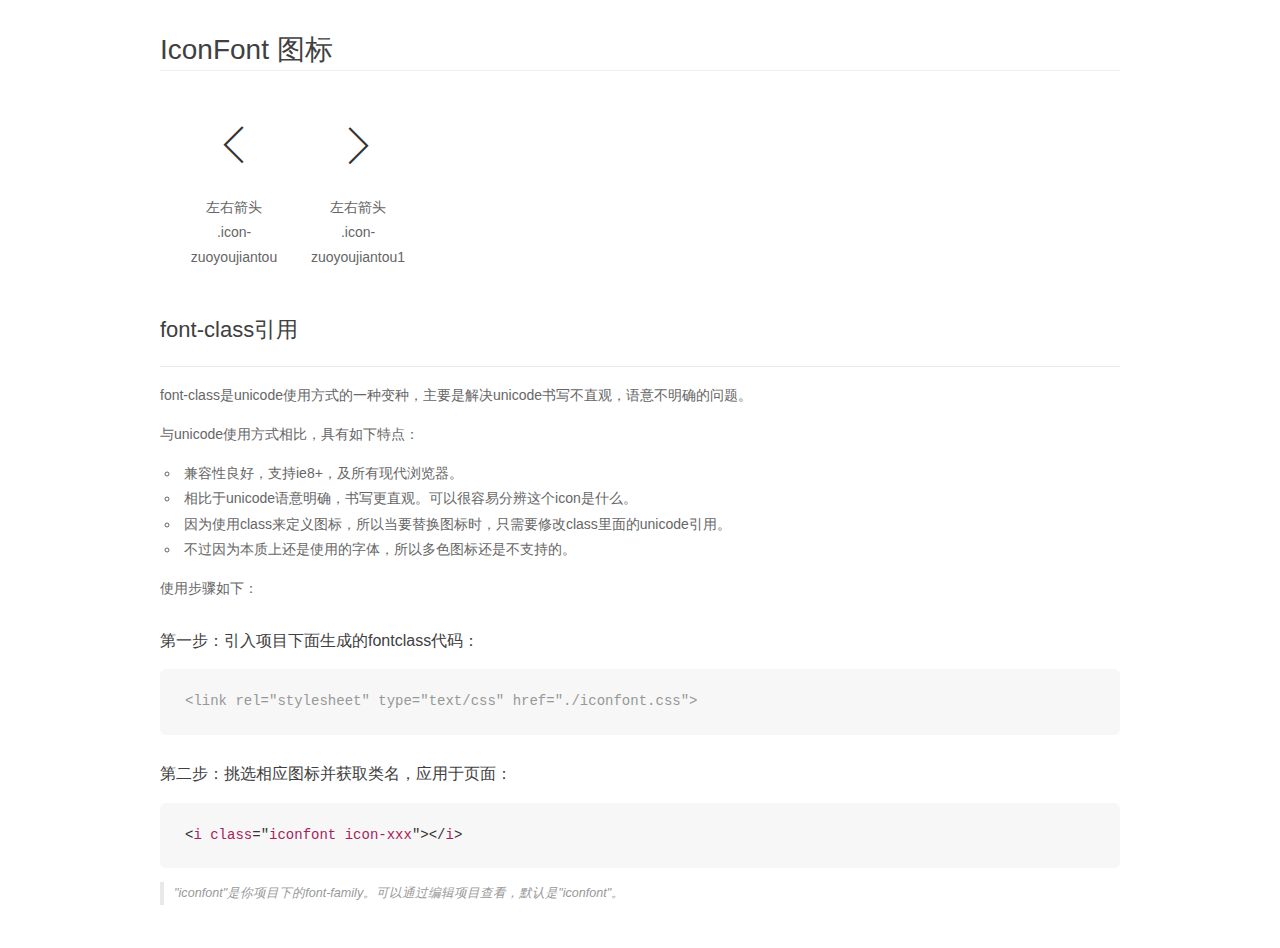
<file: 小米商城/css/iconfont1/demo_fontclass.html>
<!DOCTYPE html>
<html>
<head>
    <meta charset="utf-8"/>
    <title>IconFont</title>
    <link rel="stylesheet" href="demo.css">
    <link rel="stylesheet" href="iconfont.css">
</head>
<body>
    <div class="main markdown">
        <h1>IconFont 图标</h1>
        <ul class="icon_lists clear">
            
                <li>
                <i class="icon iconfont icon-zuoyoujiantou"></i>
                    <div class="name">左右箭头</div>
                    <div class="fontclass">.icon-zuoyoujiantou</div>
                </li>
            
                <li>
                <i class="icon iconfont icon-zuoyoujiantou1"></i>
                    <div class="name">左右箭头</div>
                    <div class="fontclass">.icon-zuoyoujiantou1</div>
                </li>
            
        </ul>

        <h2 id="font-class-">font-class引用</h2>
        <hr>

        <p>font-class是unicode使用方式的一种变种，主要是解决unicode书写不直观，语意不明确的问题。</p>
        <p>与unicode使用方式相比，具有如下特点：</p>
        <ul>
        <li>兼容性良好，支持ie8+，及所有现代浏览器。</li>
        <li>相比于unicode语意明确，书写更直观。可以很容易分辨这个icon是什么。</li>
        <li>因为使用class来定义图标，所以当要替换图标时，只需要修改class里面的unicode引用。</li>
        <li>不过因为本质上还是使用的字体，所以多色图标还是不支持的。</li>
        </ul>
        <p>使用步骤如下：</p>
        <h3 id="-fontclass-">第一步：引入项目下面生成的fontclass代码：</h3>


        <pre><code class="lang-js hljs javascript"><span class="hljs-comment">&lt;link rel="stylesheet" type="text/css" href="./iconfont.css"&gt;</span></code></pre>
        <h3 id="-">第二步：挑选相应图标并获取类名，应用于页面：</h3>
        <pre><code class="lang-css hljs">&lt;<span class="hljs-selector-tag">i</span> <span class="hljs-selector-tag">class</span>="<span class="hljs-selector-tag">iconfont</span> <span class="hljs-selector-tag">icon-xxx</span>"&gt;&lt;/<span class="hljs-selector-tag">i</span>&gt;</code></pre>
        <blockquote>
        <p>"iconfont"是你项目下的font-family。可以通过编辑项目查看，默认是"iconfont"。</p>
        </blockquote>
    </div>
</body>
</html>
</file>
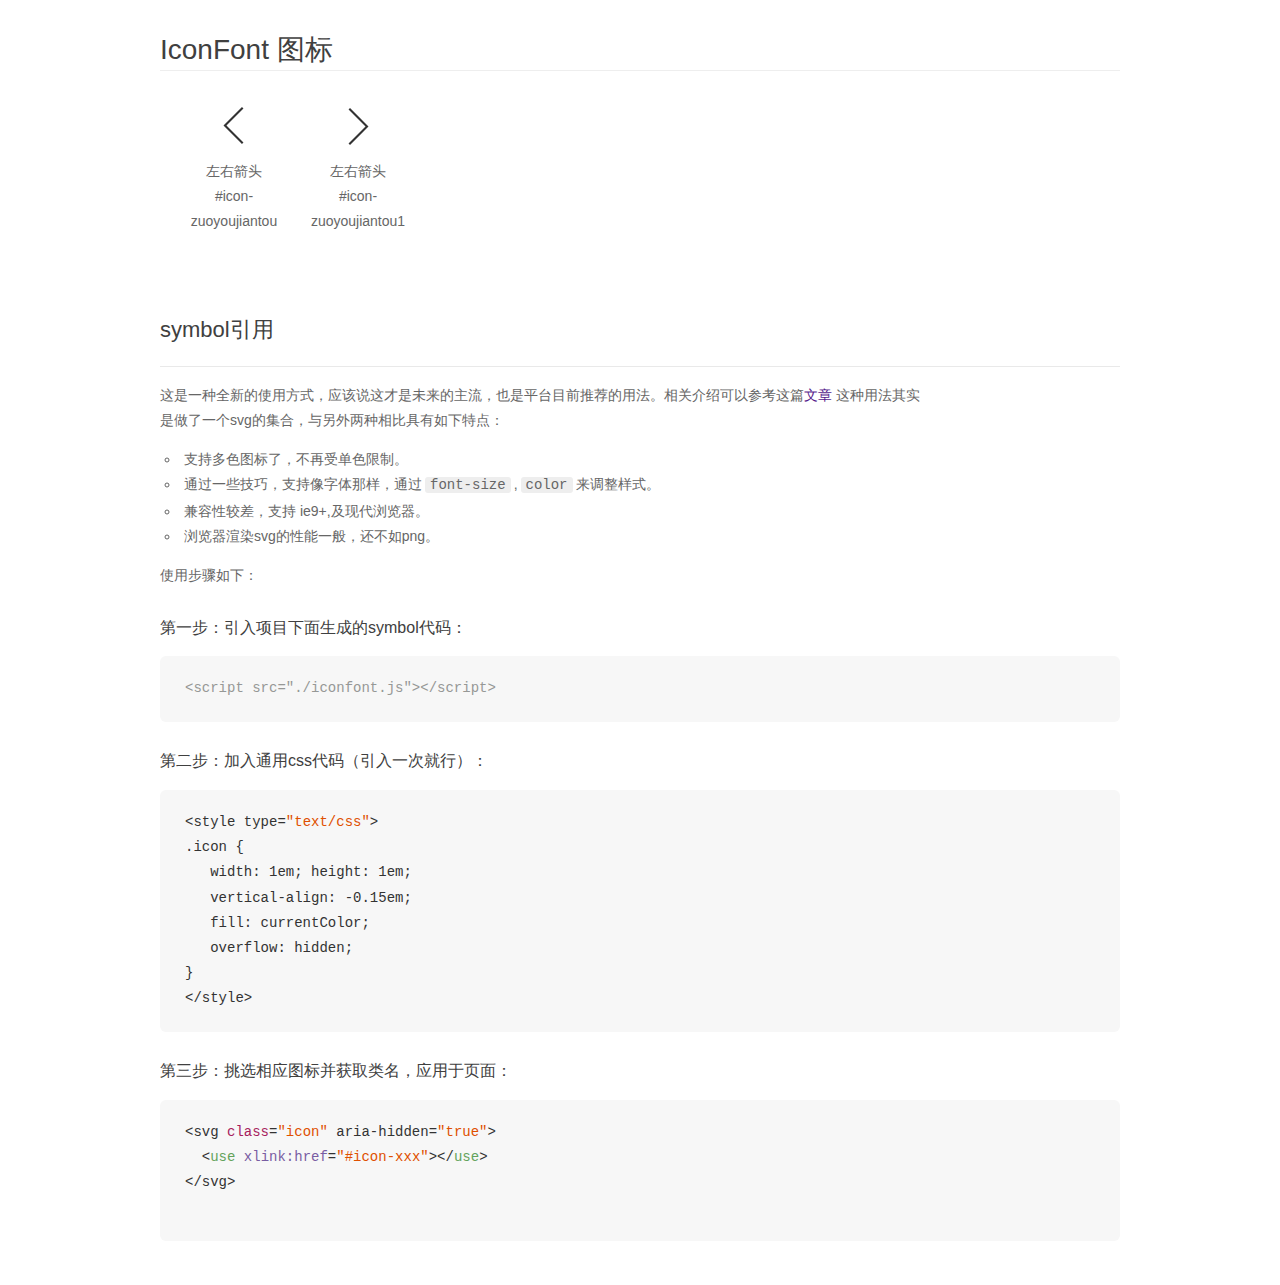
<file: 小米商城/css/iconfont1/demo_symbol.html>
<!DOCTYPE html>
<html>
<head>
    <meta charset="utf-8"/>
    <title>IconFont</title>
    <link rel="stylesheet" href="demo.css">
    <script src="iconfont.js"></script>

    <style type="text/css">
        .icon {
          /* 通过设置 font-size 来改变图标大小 */
          width: 1em; height: 1em;
          /* 图标和文字相邻时，垂直对齐 */
          vertical-align: -0.15em;
          /* 通过设置 color 来改变 SVG 的颜色/fill */
          fill: currentColor;
          /* path 和 stroke 溢出 viewBox 部分在 IE 下会显示
             normalize.css 中也包含这行 */
          overflow: hidden;
        }

    </style>
</head>
<body>
    <div class="main markdown">
        <h1>IconFont 图标</h1>
        <ul class="icon_lists clear">
            
                <li>
                    <svg class="icon" aria-hidden="true">
                        <use xlink:href="#icon-zuoyoujiantou"></use>
                    </svg>
                    <div class="name">左右箭头</div>
                    <div class="fontclass">#icon-zuoyoujiantou</div>
                </li>
            
                <li>
                    <svg class="icon" aria-hidden="true">
                        <use xlink:href="#icon-zuoyoujiantou1"></use>
                    </svg>
                    <div class="name">左右箭头</div>
                    <div class="fontclass">#icon-zuoyoujiantou1</div>
                </li>
            
        </ul>


        <h2 id="symbol-">symbol引用</h2>
        <hr>

        <p>这是一种全新的使用方式，应该说这才是未来的主流，也是平台目前推荐的用法。相关介绍可以参考这篇<a href="">文章</a>
        这种用法其实是做了一个svg的集合，与另外两种相比具有如下特点：</p>
        <ul>
          <li>支持多色图标了，不再受单色限制。</li>
          <li>通过一些技巧，支持像字体那样，通过<code>font-size</code>,<code>color</code>来调整样式。</li>
          <li>兼容性较差，支持 ie9+,及现代浏览器。</li>
          <li>浏览器渲染svg的性能一般，还不如png。</li>
        </ul>
        <p>使用步骤如下：</p>
        <h3 id="-symbol-">第一步：引入项目下面生成的symbol代码：</h3>
        <pre><code class="lang-js hljs javascript"><span class="hljs-comment">&lt;script src="./iconfont.js"&gt;&lt;/script&gt;</span></code></pre>
        <h3 id="-css-">第二步：加入通用css代码（引入一次就行）：</h3>
        <pre><code class="lang-js hljs javascript">&lt;style type=<span class="hljs-string">"text/css"</span>&gt;
.icon {
   width: <span class="hljs-number">1</span>em; height: <span class="hljs-number">1</span>em;
   vertical-align: <span class="hljs-number">-0.15</span>em;
   fill: currentColor;
   overflow: hidden;
}
&lt;<span class="hljs-regexp">/style&gt;</span></code></pre>
        <h3 id="-">第三步：挑选相应图标并获取类名，应用于页面：</h3>
        <pre><code class="lang-js hljs javascript">&lt;svg <span class="hljs-class"><span class="hljs-keyword">class</span></span>=<span class="hljs-string">"icon"</span> aria-hidden=<span class="hljs-string">"true"</span>&gt;<span class="xml"><span class="hljs-tag">
  &lt;<span class="hljs-name">use</span> <span class="hljs-attr">xlink:href</span>=<span class="hljs-string">"#icon-xxx"</span>&gt;</span><span class="hljs-tag">&lt;/<span class="hljs-name">use</span>&gt;</span>
</span>&lt;<span class="hljs-regexp">/svg&gt;
        </span></code></pre>
    </div>
</body>
</html>
</file>
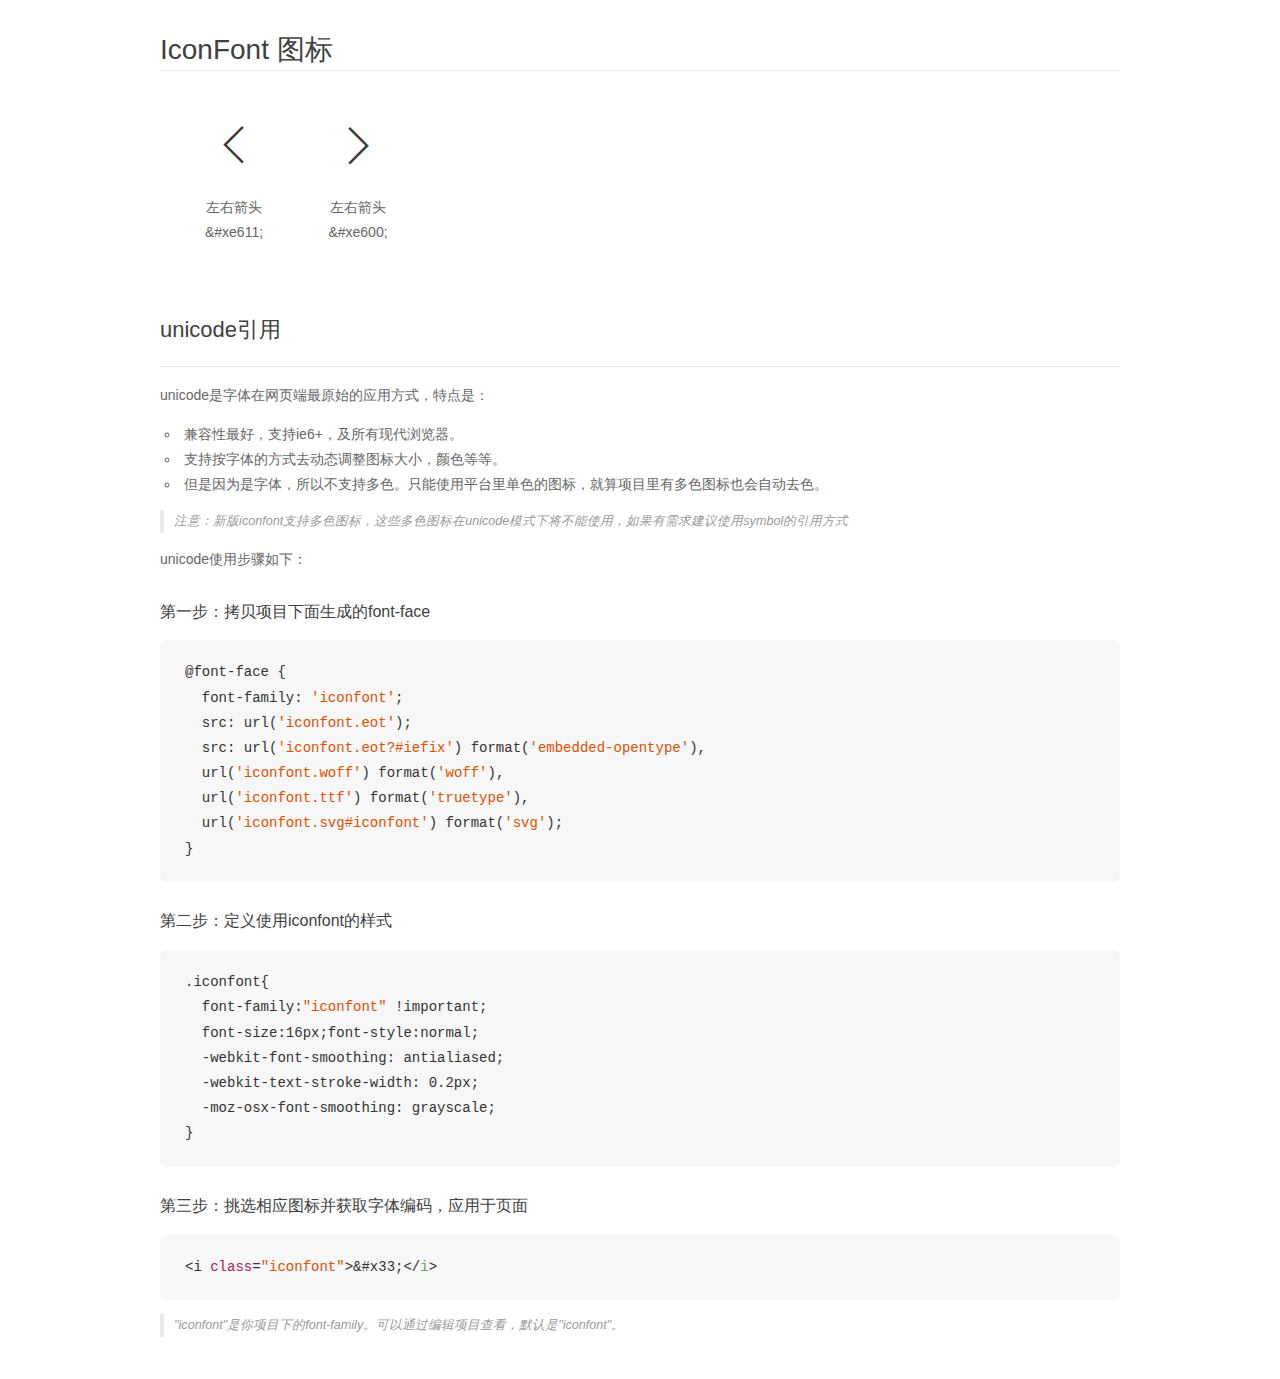
<file: 小米商城/css/iconfont1/demo_unicode.html>
<!DOCTYPE html>
<html>
<head>
    <meta charset="utf-8"/>
    <title>IconFont</title>
    <link rel="stylesheet" href="demo.css">

    <style type="text/css">

        @font-face {font-family: "iconfont";
          src: url('iconfont.eot'); /* IE9*/
          src: url('iconfont.eot#iefix') format('embedded-opentype'), /* IE6-IE8 */
          url('iconfont.woff') format('woff'), /* chrome, firefox */
          url('iconfont.ttf') format('truetype'), /* chrome, firefox, opera, Safari, Android, iOS 4.2+*/
          url('iconfont.svg#iconfont') format('svg'); /* iOS 4.1- */
        }

        .iconfont {
          font-family:"iconfont" !important;
          font-size:16px;
          font-style:normal;
          -webkit-font-smoothing: antialiased;
          -webkit-text-stroke-width: 0.2px;
          -moz-osx-font-smoothing: grayscale;
        }

    </style>
</head>
<body>
    <div class="main markdown">
        <h1>IconFont 图标</h1>
        <ul class="icon_lists clear">
            
                <li>
                <i class="icon iconfont">&#xe611;</i>
                    <div class="name">左右箭头</div>
                    <div class="code">&amp;#xe611;</div>
                </li>
            
                <li>
                <i class="icon iconfont">&#xe600;</i>
                    <div class="name">左右箭头</div>
                    <div class="code">&amp;#xe600;</div>
                </li>
            
        </ul>
        <h2 id="unicode-">unicode引用</h2>
        <hr>

        <p>unicode是字体在网页端最原始的应用方式，特点是：</p>
        <ul>
        <li>兼容性最好，支持ie6+，及所有现代浏览器。</li>
        <li>支持按字体的方式去动态调整图标大小，颜色等等。</li>
        <li>但是因为是字体，所以不支持多色。只能使用平台里单色的图标，就算项目里有多色图标也会自动去色。</li>
        </ul>
        <blockquote>
        <p>注意：新版iconfont支持多色图标，这些多色图标在unicode模式下将不能使用，如果有需求建议使用symbol的引用方式</p>
        </blockquote>
        <p>unicode使用步骤如下：</p>
        <h3 id="-font-face">第一步：拷贝项目下面生成的font-face</h3>
        <pre><code class="lang-js hljs javascript">@font-face {
  font-family: <span class="hljs-string">'iconfont'</span>;
  src: url(<span class="hljs-string">'iconfont.eot'</span>);
  src: url(<span class="hljs-string">'iconfont.eot?#iefix'</span>) format(<span class="hljs-string">'embedded-opentype'</span>),
  url(<span class="hljs-string">'iconfont.woff'</span>) format(<span class="hljs-string">'woff'</span>),
  url(<span class="hljs-string">'iconfont.ttf'</span>) format(<span class="hljs-string">'truetype'</span>),
  url(<span class="hljs-string">'iconfont.svg#iconfont'</span>) format(<span class="hljs-string">'svg'</span>);
}
</code></pre>
        <h3 id="-iconfont-">第二步：定义使用iconfont的样式</h3>
        <pre><code class="lang-js hljs javascript">.iconfont{
  font-family:<span class="hljs-string">"iconfont"</span> !important;
  font-size:<span class="hljs-number">16</span>px;font-style:normal;
  -webkit-font-smoothing: antialiased;
  -webkit-text-stroke-width: <span class="hljs-number">0.2</span>px;
  -moz-osx-font-smoothing: grayscale;
}
</code></pre>
        <h3 id="-">第三步：挑选相应图标并获取字体编码，应用于页面</h3>
        <pre><code class="lang-js hljs javascript">&lt;i <span class="hljs-class"><span class="hljs-keyword">class</span></span>=<span class="hljs-string">"iconfont"</span>&gt;&amp;#x33;<span class="xml"><span class="hljs-tag">&lt;/<span class="hljs-name">i</span>&gt;</span></span></code></pre>

        <blockquote>
        <p>"iconfont"是你项目下的font-family。可以通过编辑项目查看，默认是"iconfont"。</p>
        </blockquote>
    </div>


</body>
</html>
</file>
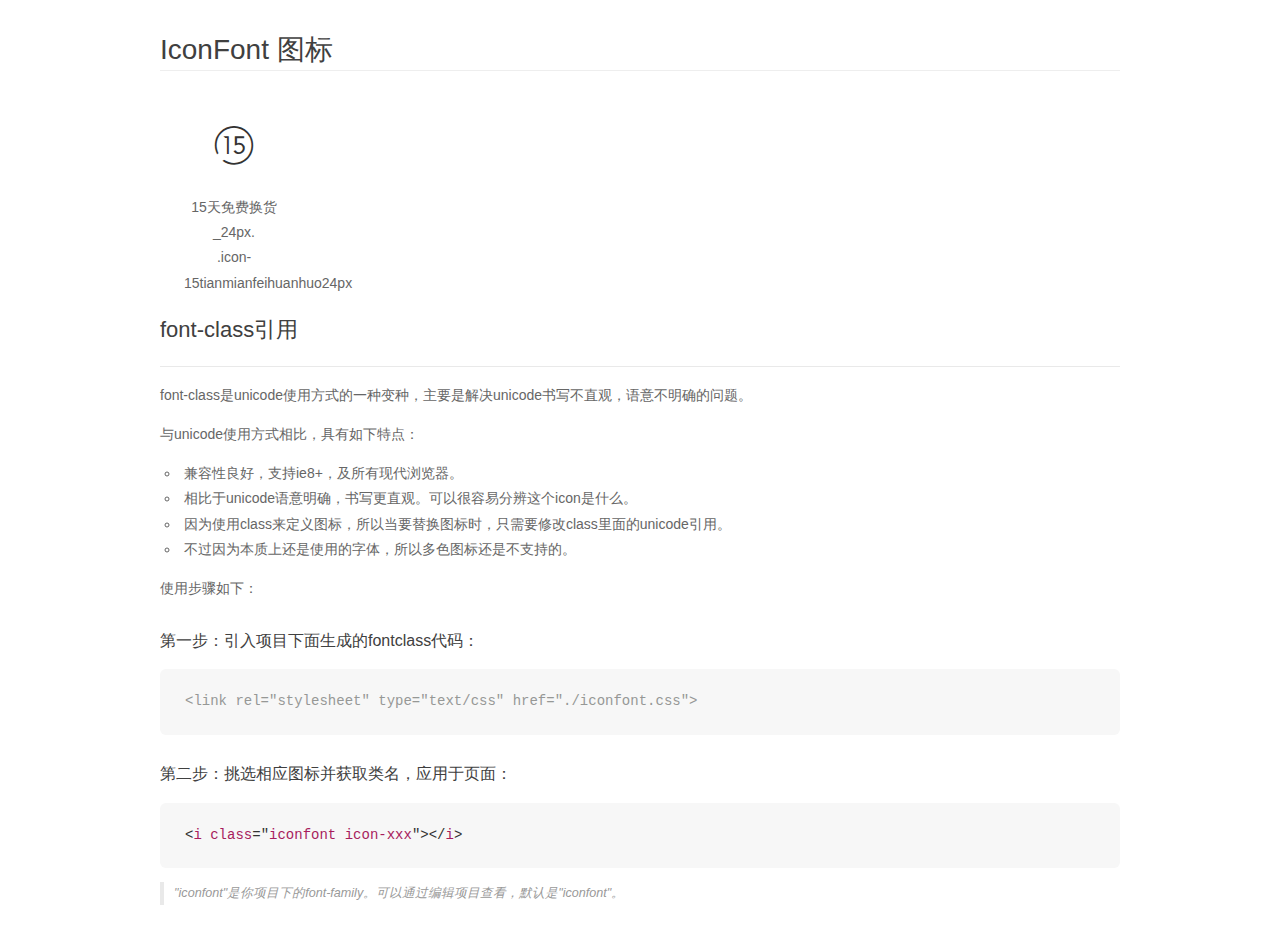
<file: 小米商城/css/ifont/demo_fontclass.html>
<!DOCTYPE html>
<html>
<head>
    <meta charset="utf-8"/>
    <title>IconFont</title>
    <link rel="stylesheet" href="demo.css">
    <link rel="stylesheet" href="iconfont.css">
</head>
<body>
    <div class="main markdown">
        <h1>IconFont 图标</h1>
        <ul class="icon_lists clear">
            
                <li>
                <i class="icon iconfont icon-15tianmianfeihuanhuo24px"></i>
                    <div class="name">15天免费换货_24px.</div>
                    <div class="fontclass">.icon-15tianmianfeihuanhuo24px</div>
                </li>
            
        </ul>

        <h2 id="font-class-">font-class引用</h2>
        <hr>

        <p>font-class是unicode使用方式的一种变种，主要是解决unicode书写不直观，语意不明确的问题。</p>
        <p>与unicode使用方式相比，具有如下特点：</p>
        <ul>
        <li>兼容性良好，支持ie8+，及所有现代浏览器。</li>
        <li>相比于unicode语意明确，书写更直观。可以很容易分辨这个icon是什么。</li>
        <li>因为使用class来定义图标，所以当要替换图标时，只需要修改class里面的unicode引用。</li>
        <li>不过因为本质上还是使用的字体，所以多色图标还是不支持的。</li>
        </ul>
        <p>使用步骤如下：</p>
        <h3 id="-fontclass-">第一步：引入项目下面生成的fontclass代码：</h3>


        <pre><code class="lang-js hljs javascript"><span class="hljs-comment">&lt;link rel="stylesheet" type="text/css" href="./iconfont.css"&gt;</span></code></pre>
        <h3 id="-">第二步：挑选相应图标并获取类名，应用于页面：</h3>
        <pre><code class="lang-css hljs">&lt;<span class="hljs-selector-tag">i</span> <span class="hljs-selector-tag">class</span>="<span class="hljs-selector-tag">iconfont</span> <span class="hljs-selector-tag">icon-xxx</span>"&gt;&lt;/<span class="hljs-selector-tag">i</span>&gt;</code></pre>
        <blockquote>
        <p>"iconfont"是你项目下的font-family。可以通过编辑项目查看，默认是"iconfont"。</p>
        </blockquote>
    </div>
</body>
</html>
</file>
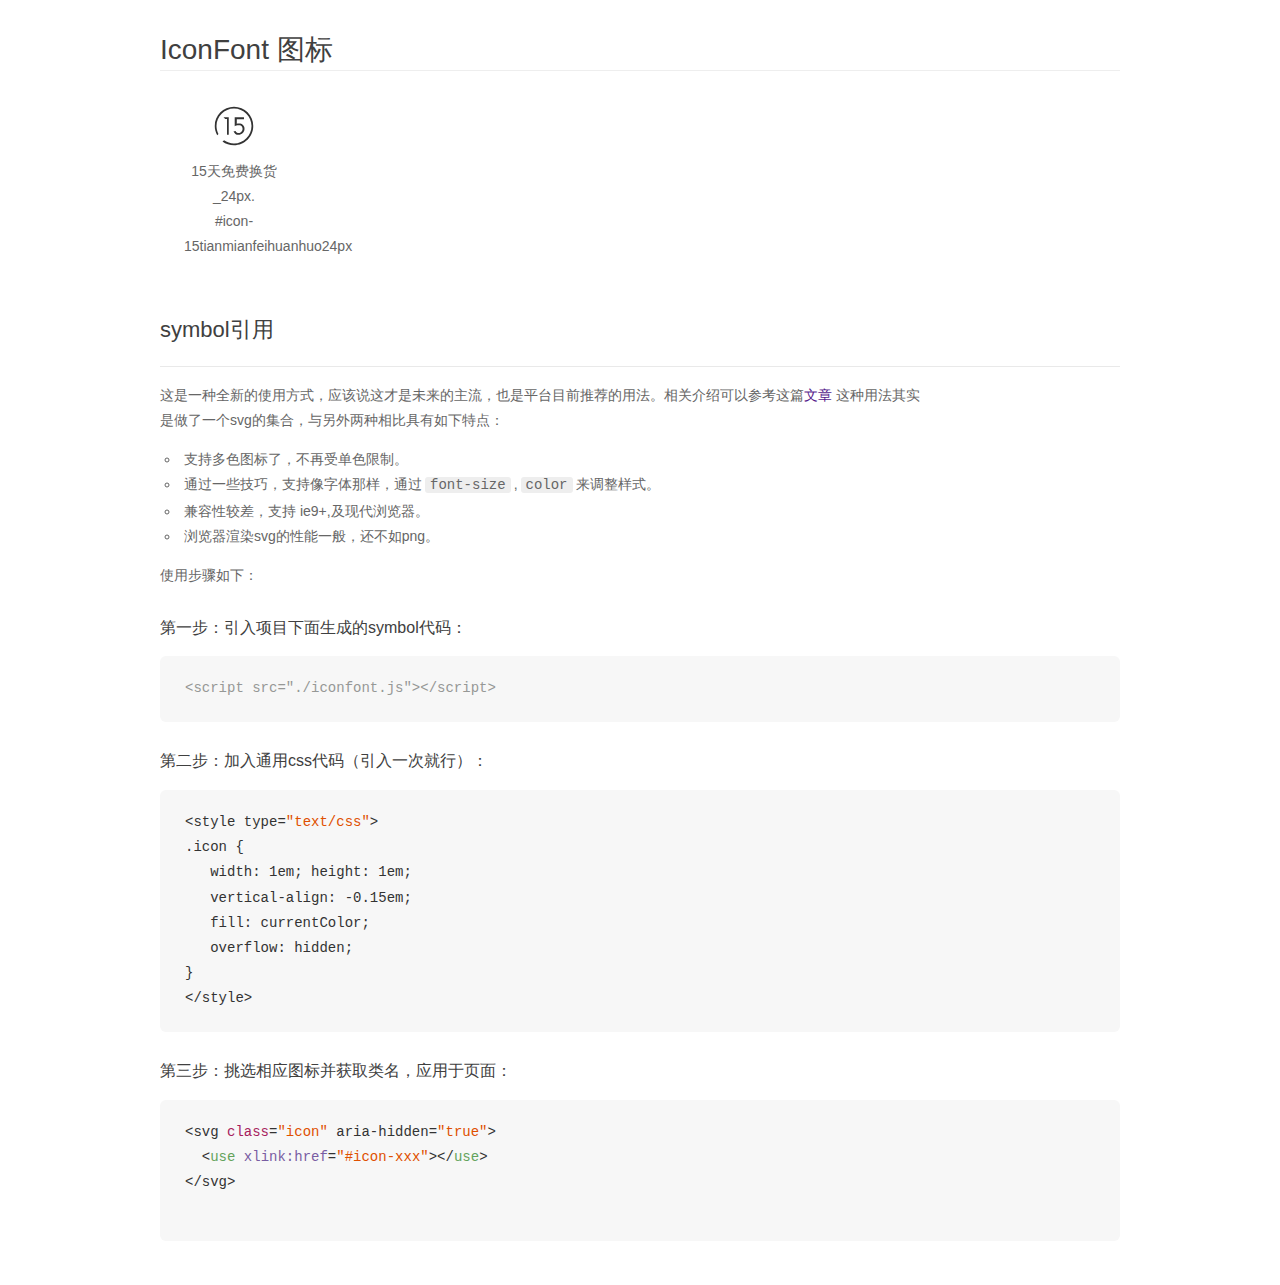
<file: 小米商城/css/ifont/demo_symbol.html>
<!DOCTYPE html>
<html>
<head>
    <meta charset="utf-8"/>
    <title>IconFont</title>
    <link rel="stylesheet" href="demo.css">
    <script src="iconfont.js"></script>

    <style type="text/css">
        .icon {
          /* 通过设置 font-size 来改变图标大小 */
          width: 1em; height: 1em;
          /* 图标和文字相邻时，垂直对齐 */
          vertical-align: -0.15em;
          /* 通过设置 color 来改变 SVG 的颜色/fill */
          fill: currentColor;
          /* path 和 stroke 溢出 viewBox 部分在 IE 下会显示
             normalize.css 中也包含这行 */
          overflow: hidden;
        }

    </style>
</head>
<body>
    <div class="main markdown">
        <h1>IconFont 图标</h1>
        <ul class="icon_lists clear">
            
                <li>
                    <svg class="icon" aria-hidden="true">
                        <use xlink:href="#icon-15tianmianfeihuanhuo24px"></use>
                    </svg>
                    <div class="name">15天免费换货_24px.</div>
                    <div class="fontclass">#icon-15tianmianfeihuanhuo24px</div>
                </li>
            
        </ul>


        <h2 id="symbol-">symbol引用</h2>
        <hr>

        <p>这是一种全新的使用方式，应该说这才是未来的主流，也是平台目前推荐的用法。相关介绍可以参考这篇<a href="">文章</a>
        这种用法其实是做了一个svg的集合，与另外两种相比具有如下特点：</p>
        <ul>
          <li>支持多色图标了，不再受单色限制。</li>
          <li>通过一些技巧，支持像字体那样，通过<code>font-size</code>,<code>color</code>来调整样式。</li>
          <li>兼容性较差，支持 ie9+,及现代浏览器。</li>
          <li>浏览器渲染svg的性能一般，还不如png。</li>
        </ul>
        <p>使用步骤如下：</p>
        <h3 id="-symbol-">第一步：引入项目下面生成的symbol代码：</h3>
        <pre><code class="lang-js hljs javascript"><span class="hljs-comment">&lt;script src="./iconfont.js"&gt;&lt;/script&gt;</span></code></pre>
        <h3 id="-css-">第二步：加入通用css代码（引入一次就行）：</h3>
        <pre><code class="lang-js hljs javascript">&lt;style type=<span class="hljs-string">"text/css"</span>&gt;
.icon {
   width: <span class="hljs-number">1</span>em; height: <span class="hljs-number">1</span>em;
   vertical-align: <span class="hljs-number">-0.15</span>em;
   fill: currentColor;
   overflow: hidden;
}
&lt;<span class="hljs-regexp">/style&gt;</span></code></pre>
        <h3 id="-">第三步：挑选相应图标并获取类名，应用于页面：</h3>
        <pre><code class="lang-js hljs javascript">&lt;svg <span class="hljs-class"><span class="hljs-keyword">class</span></span>=<span class="hljs-string">"icon"</span> aria-hidden=<span class="hljs-string">"true"</span>&gt;<span class="xml"><span class="hljs-tag">
  &lt;<span class="hljs-name">use</span> <span class="hljs-attr">xlink:href</span>=<span class="hljs-string">"#icon-xxx"</span>&gt;</span><span class="hljs-tag">&lt;/<span class="hljs-name">use</span>&gt;</span>
</span>&lt;<span class="hljs-regexp">/svg&gt;
        </span></code></pre>
    </div>
</body>
</html>
</file>
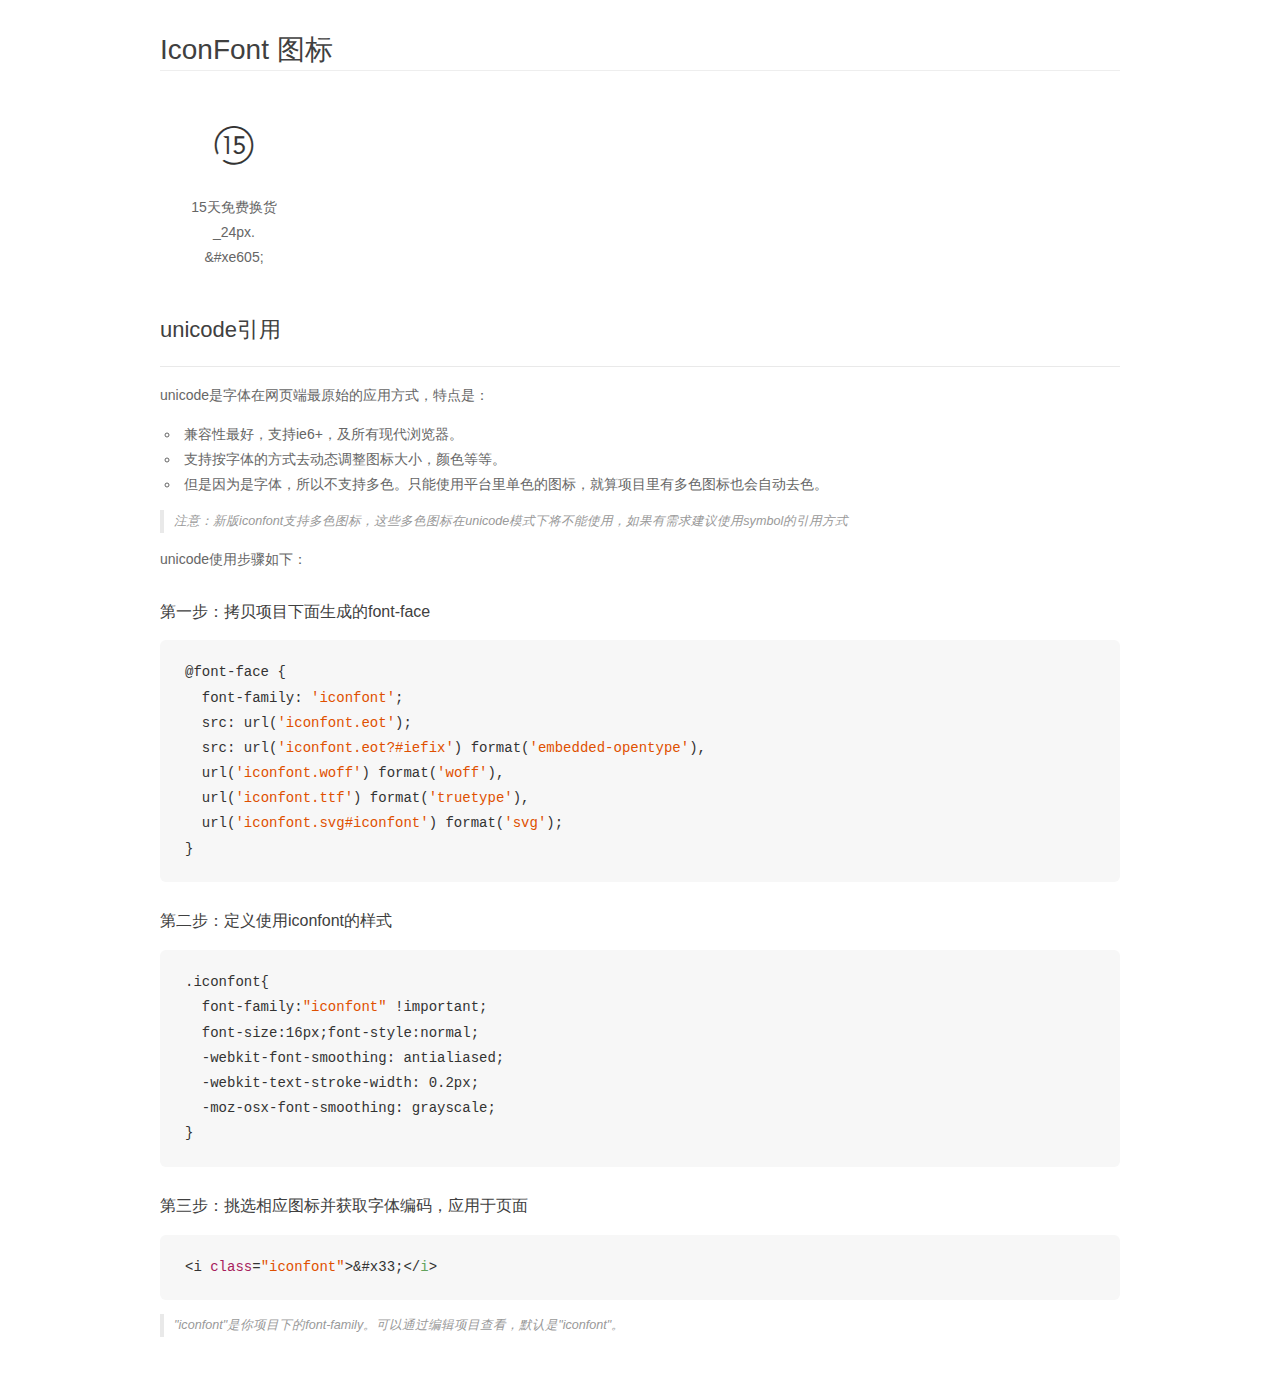
<file: 小米商城/css/ifont/demo_unicode.html>
<!DOCTYPE html>
<html>
<head>
    <meta charset="utf-8"/>
    <title>IconFont</title>
    <link rel="stylesheet" href="demo.css">

    <style type="text/css">

        @font-face {font-family: "iconfont";
          src: url('iconfont.eot'); /* IE9*/
          src: url('iconfont.eot#iefix') format('embedded-opentype'), /* IE6-IE8 */
          url('iconfont.woff') format('woff'), /* chrome, firefox */
          url('iconfont.ttf') format('truetype'), /* chrome, firefox, opera, Safari, Android, iOS 4.2+*/
          url('iconfont.svg#iconfont') format('svg'); /* iOS 4.1- */
        }

        .iconfont {
          font-family:"iconfont" !important;
          font-size:16px;
          font-style:normal;
          -webkit-font-smoothing: antialiased;
          -webkit-text-stroke-width: 0.2px;
          -moz-osx-font-smoothing: grayscale;
        }

    </style>
</head>
<body>
    <div class="main markdown">
        <h1>IconFont 图标</h1>
        <ul class="icon_lists clear">
            
                <li>
                <i class="icon iconfont">&#xe605;</i>
                    <div class="name">15天免费换货_24px.</div>
                    <div class="code">&amp;#xe605;</div>
                </li>
            
        </ul>
        <h2 id="unicode-">unicode引用</h2>
        <hr>

        <p>unicode是字体在网页端最原始的应用方式，特点是：</p>
        <ul>
        <li>兼容性最好，支持ie6+，及所有现代浏览器。</li>
        <li>支持按字体的方式去动态调整图标大小，颜色等等。</li>
        <li>但是因为是字体，所以不支持多色。只能使用平台里单色的图标，就算项目里有多色图标也会自动去色。</li>
        </ul>
        <blockquote>
        <p>注意：新版iconfont支持多色图标，这些多色图标在unicode模式下将不能使用，如果有需求建议使用symbol的引用方式</p>
        </blockquote>
        <p>unicode使用步骤如下：</p>
        <h3 id="-font-face">第一步：拷贝项目下面生成的font-face</h3>
        <pre><code class="lang-js hljs javascript">@font-face {
  font-family: <span class="hljs-string">'iconfont'</span>;
  src: url(<span class="hljs-string">'iconfont.eot'</span>);
  src: url(<span class="hljs-string">'iconfont.eot?#iefix'</span>) format(<span class="hljs-string">'embedded-opentype'</span>),
  url(<span class="hljs-string">'iconfont.woff'</span>) format(<span class="hljs-string">'woff'</span>),
  url(<span class="hljs-string">'iconfont.ttf'</span>) format(<span class="hljs-string">'truetype'</span>),
  url(<span class="hljs-string">'iconfont.svg#iconfont'</span>) format(<span class="hljs-string">'svg'</span>);
}
</code></pre>
        <h3 id="-iconfont-">第二步：定义使用iconfont的样式</h3>
        <pre><code class="lang-js hljs javascript">.iconfont{
  font-family:<span class="hljs-string">"iconfont"</span> !important;
  font-size:<span class="hljs-number">16</span>px;font-style:normal;
  -webkit-font-smoothing: antialiased;
  -webkit-text-stroke-width: <span class="hljs-number">0.2</span>px;
  -moz-osx-font-smoothing: grayscale;
}
</code></pre>
        <h3 id="-">第三步：挑选相应图标并获取字体编码，应用于页面</h3>
        <pre><code class="lang-js hljs javascript">&lt;i <span class="hljs-class"><span class="hljs-keyword">class</span></span>=<span class="hljs-string">"iconfont"</span>&gt;&amp;#x33;<span class="xml"><span class="hljs-tag">&lt;/<span class="hljs-name">i</span>&gt;</span></span></code></pre>

        <blockquote>
        <p>"iconfont"是你项目下的font-family。可以通过编辑项目查看，默认是"iconfont"。</p>
        </blockquote>
    </div>


</body>
</html>
</file>
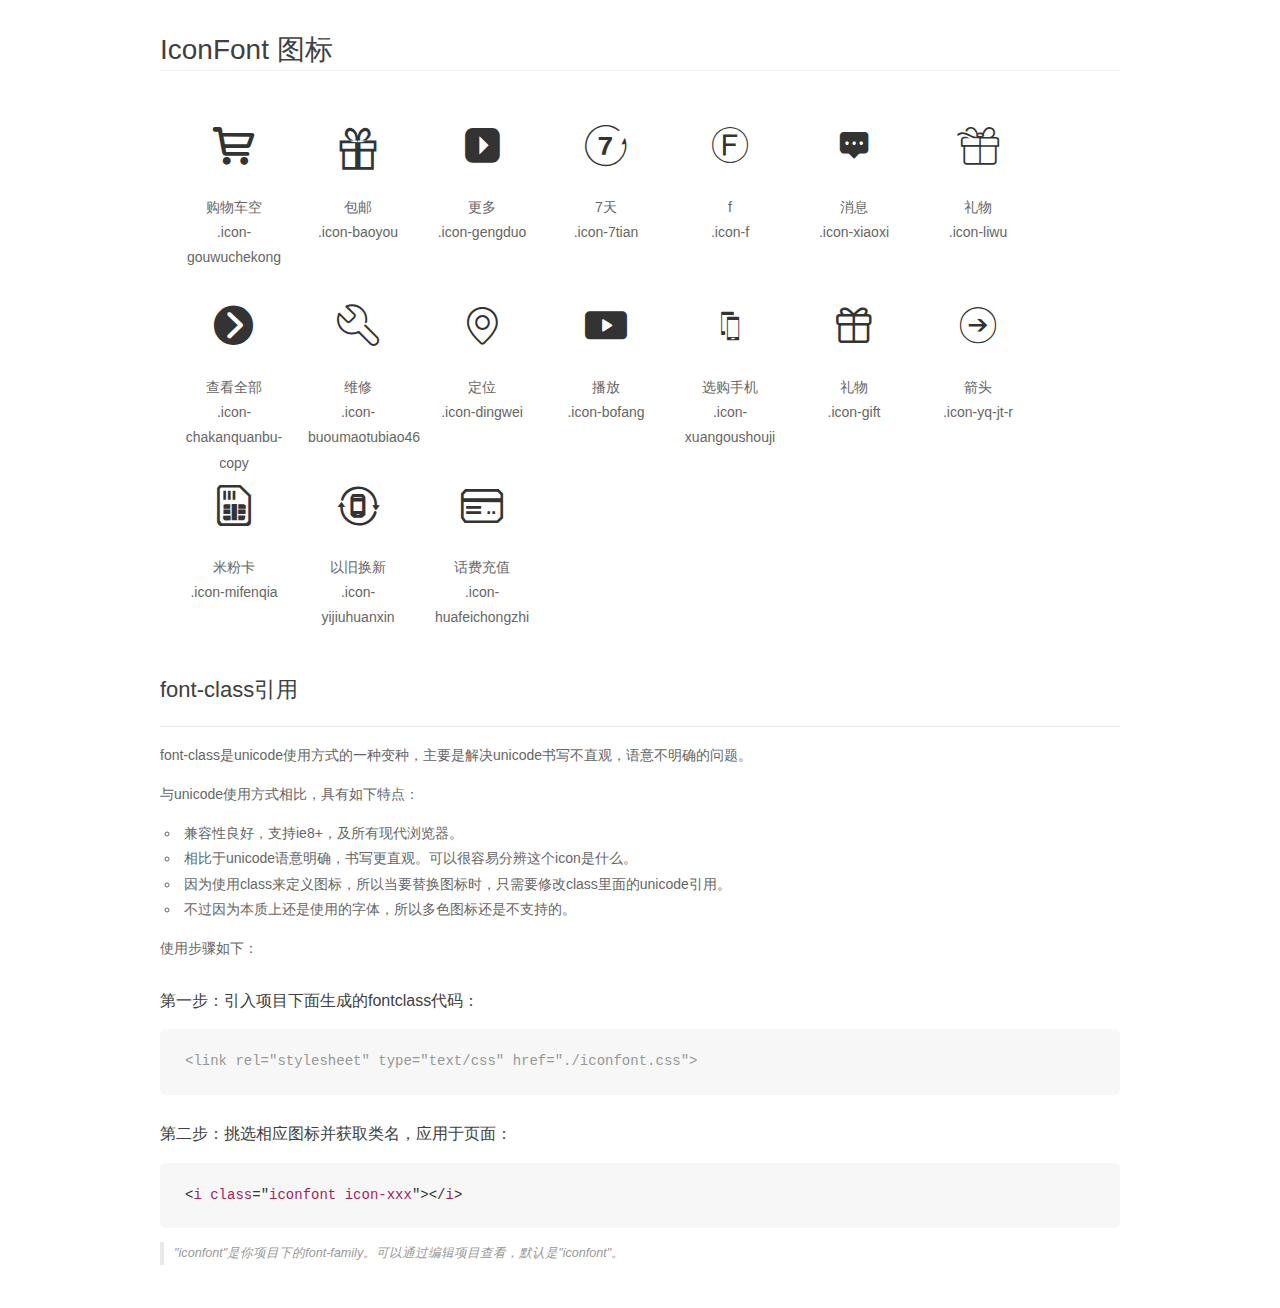
<file: 小米商城/css/inconfont/demo_fontclass.html>
<!DOCTYPE html>
<html>
<head>
    <meta charset="utf-8"/>
    <title>IconFont</title>
    <link rel="stylesheet" href="demo.css">
    <link rel="stylesheet" href="iconfont.css">
</head>
<body>
    <div class="main markdown">
        <h1>IconFont 图标</h1>
        <ul class="icon_lists clear">
            
                <li>
                <i class="icon iconfont icon-gouwuchekong"></i>
                    <div class="name">购物车空</div>
                    <div class="fontclass">.icon-gouwuchekong</div>
                </li>
            
                <li>
                <i class="icon iconfont icon-baoyou"></i>
                    <div class="name">包邮</div>
                    <div class="fontclass">.icon-baoyou</div>
                </li>
            
                <li>
                <i class="icon iconfont icon-gengduo"></i>
                    <div class="name">更多</div>
                    <div class="fontclass">.icon-gengduo</div>
                </li>
            
                <li>
                <i class="icon iconfont icon-7tian"></i>
                    <div class="name">7天</div>
                    <div class="fontclass">.icon-7tian</div>
                </li>
            
                <li>
                <i class="icon iconfont icon-f"></i>
                    <div class="name">f</div>
                    <div class="fontclass">.icon-f</div>
                </li>
            
                <li>
                <i class="icon iconfont icon-xiaoxi"></i>
                    <div class="name">消息</div>
                    <div class="fontclass">.icon-xiaoxi</div>
                </li>
            
                <li>
                <i class="icon iconfont icon-liwu"></i>
                    <div class="name">礼物</div>
                    <div class="fontclass">.icon-liwu</div>
                </li>
            
                <li>
                <i class="icon iconfont icon-chakanquanbu-copy"></i>
                    <div class="name">查看全部</div>
                    <div class="fontclass">.icon-chakanquanbu-copy</div>
                </li>
            
                <li>
                <i class="icon iconfont icon-buoumaotubiao46"></i>
                    <div class="name">维修</div>
                    <div class="fontclass">.icon-buoumaotubiao46</div>
                </li>
            
                <li>
                <i class="icon iconfont icon-dingwei"></i>
                    <div class="name">定位</div>
                    <div class="fontclass">.icon-dingwei</div>
                </li>
            
                <li>
                <i class="icon iconfont icon-bofang"></i>
                    <div class="name">播放</div>
                    <div class="fontclass">.icon-bofang</div>
                </li>
            
                <li>
                <i class="icon iconfont icon-xuangoushouji"></i>
                    <div class="name">选购手机</div>
                    <div class="fontclass">.icon-xuangoushouji</div>
                </li>
            
                <li>
                <i class="icon iconfont icon-gift"></i>
                    <div class="name">礼物</div>
                    <div class="fontclass">.icon-gift</div>
                </li>
            
                <li>
                <i class="icon iconfont icon-yq-jt-r"></i>
                    <div class="name">箭头</div>
                    <div class="fontclass">.icon-yq-jt-r</div>
                </li>
            
                <li>
                <i class="icon iconfont icon-mifenqia"></i>
                    <div class="name">米粉卡</div>
                    <div class="fontclass">.icon-mifenqia</div>
                </li>
            
                <li>
                <i class="icon iconfont icon-yijiuhuanxin"></i>
                    <div class="name">以旧换新</div>
                    <div class="fontclass">.icon-yijiuhuanxin</div>
                </li>
            
                <li>
                <i class="icon iconfont icon-huafeichongzhi"></i>
                    <div class="name">话费充值</div>
                    <div class="fontclass">.icon-huafeichongzhi</div>
                </li>
            
        </ul>

        <h2 id="font-class-">font-class引用</h2>
        <hr>

        <p>font-class是unicode使用方式的一种变种，主要是解决unicode书写不直观，语意不明确的问题。</p>
        <p>与unicode使用方式相比，具有如下特点：</p>
        <ul>
        <li>兼容性良好，支持ie8+，及所有现代浏览器。</li>
        <li>相比于unicode语意明确，书写更直观。可以很容易分辨这个icon是什么。</li>
        <li>因为使用class来定义图标，所以当要替换图标时，只需要修改class里面的unicode引用。</li>
        <li>不过因为本质上还是使用的字体，所以多色图标还是不支持的。</li>
        </ul>
        <p>使用步骤如下：</p>
        <h3 id="-fontclass-">第一步：引入项目下面生成的fontclass代码：</h3>


        <pre><code class="lang-js hljs javascript"><span class="hljs-comment">&lt;link rel="stylesheet" type="text/css" href="./iconfont.css"&gt;</span></code></pre>
        <h3 id="-">第二步：挑选相应图标并获取类名，应用于页面：</h3>
        <pre><code class="lang-css hljs">&lt;<span class="hljs-selector-tag">i</span> <span class="hljs-selector-tag">class</span>="<span class="hljs-selector-tag">iconfont</span> <span class="hljs-selector-tag">icon-xxx</span>"&gt;&lt;/<span class="hljs-selector-tag">i</span>&gt;</code></pre>
        <blockquote>
        <p>"iconfont"是你项目下的font-family。可以通过编辑项目查看，默认是"iconfont"。</p>
        </blockquote>
    </div>
</body>
</html>
</file>
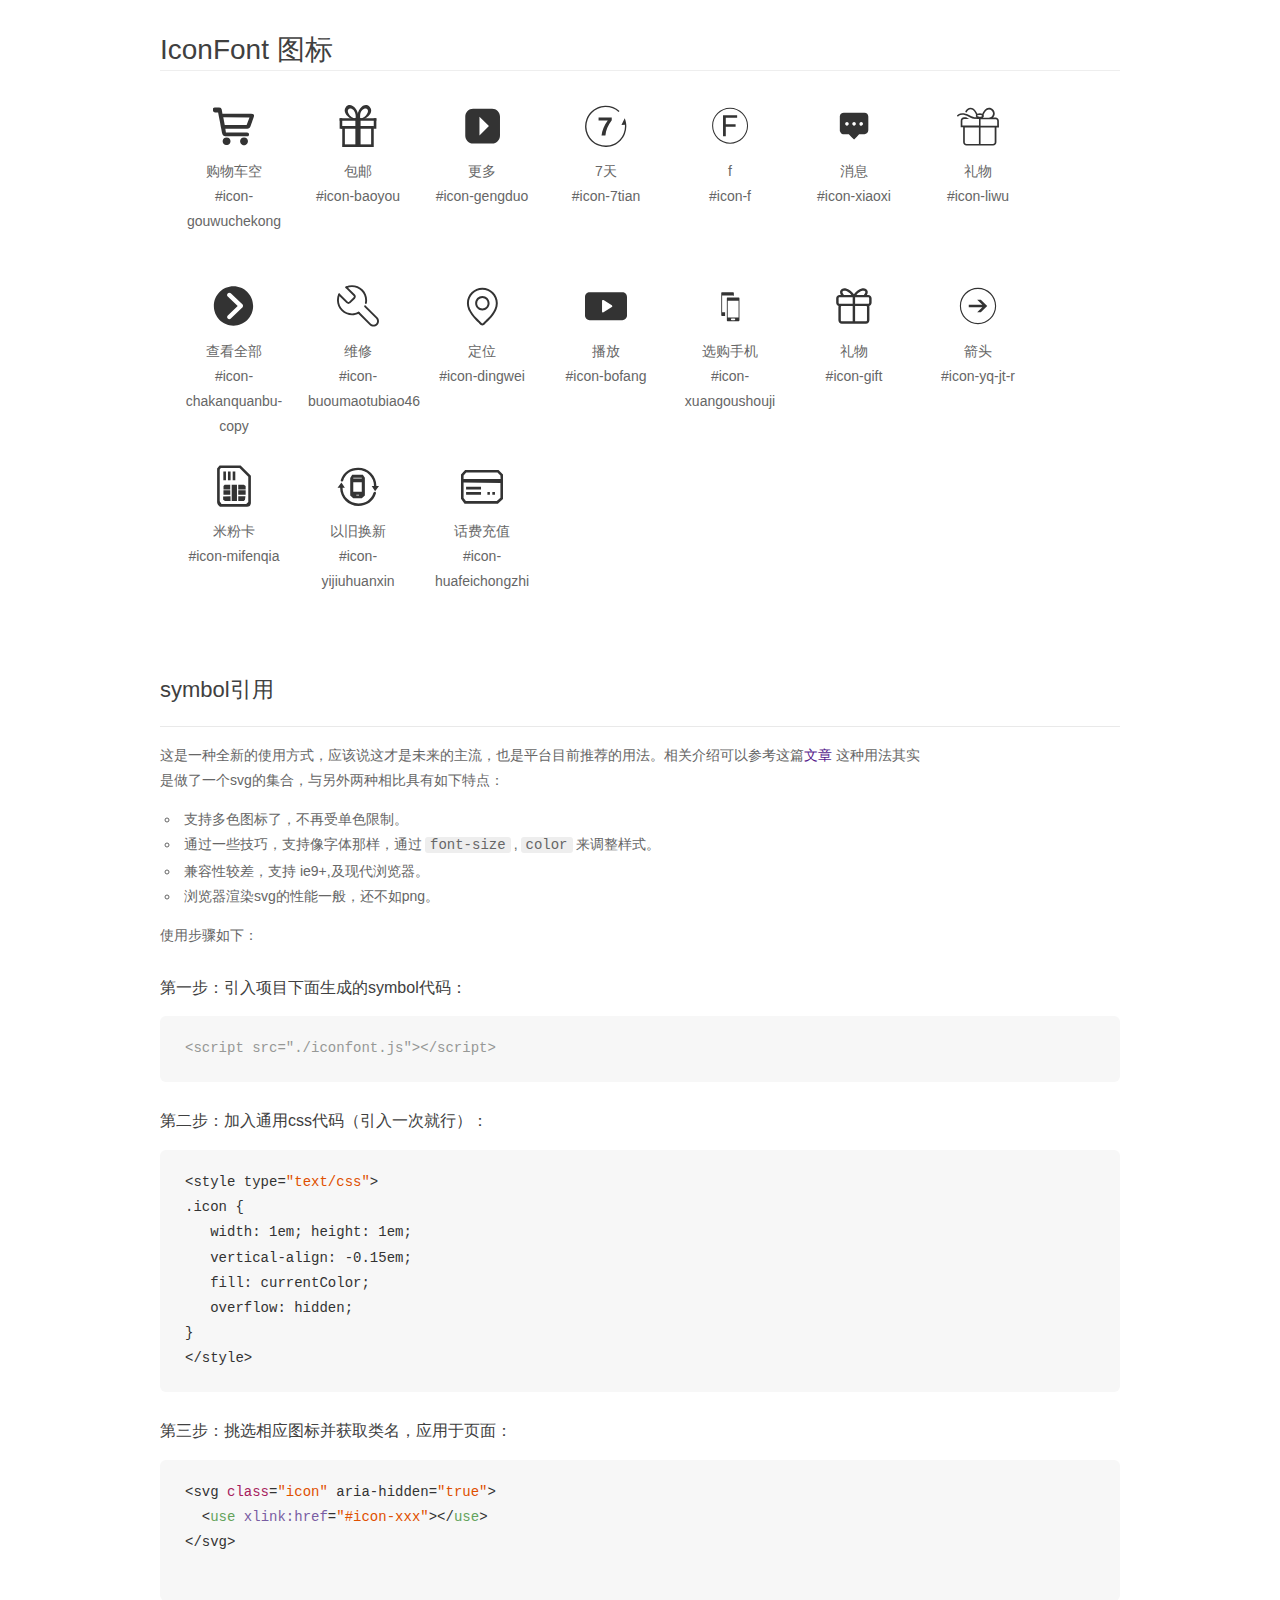
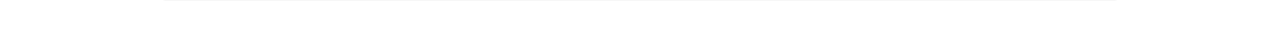
<file: 小米商城/css/inconfont/demo_symbol.html>
<!DOCTYPE html>
<html>
<head>
    <meta charset="utf-8"/>
    <title>IconFont</title>
    <link rel="stylesheet" href="demo.css">
    <script src="iconfont.js"></script>

    <style type="text/css">
        .icon {
          /* 通过设置 font-size 来改变图标大小 */
          width: 1em; height: 1em;
          /* 图标和文字相邻时，垂直对齐 */
          vertical-align: -0.15em;
          /* 通过设置 color 来改变 SVG 的颜色/fill */
          fill: currentColor;
          /* path 和 stroke 溢出 viewBox 部分在 IE 下会显示
             normalize.css 中也包含这行 */
          overflow: hidden;
        }

    </style>
</head>
<body>
    <div class="main markdown">
        <h1>IconFont 图标</h1>
        <ul class="icon_lists clear">
            
                <li>
                    <svg class="icon" aria-hidden="true">
                        <use xlink:href="#icon-gouwuchekong"></use>
                    </svg>
                    <div class="name">购物车空</div>
                    <div class="fontclass">#icon-gouwuchekong</div>
                </li>
            
                <li>
                    <svg class="icon" aria-hidden="true">
                        <use xlink:href="#icon-baoyou"></use>
                    </svg>
                    <div class="name">包邮</div>
                    <div class="fontclass">#icon-baoyou</div>
                </li>
            
                <li>
                    <svg class="icon" aria-hidden="true">
                        <use xlink:href="#icon-gengduo"></use>
                    </svg>
                    <div class="name">更多</div>
                    <div class="fontclass">#icon-gengduo</div>
                </li>
            
                <li>
                    <svg class="icon" aria-hidden="true">
                        <use xlink:href="#icon-7tian"></use>
                    </svg>
                    <div class="name">7天</div>
                    <div class="fontclass">#icon-7tian</div>
                </li>
            
                <li>
                    <svg class="icon" aria-hidden="true">
                        <use xlink:href="#icon-f"></use>
                    </svg>
                    <div class="name">f</div>
                    <div class="fontclass">#icon-f</div>
                </li>
            
                <li>
                    <svg class="icon" aria-hidden="true">
                        <use xlink:href="#icon-xiaoxi"></use>
                    </svg>
                    <div class="name">消息</div>
                    <div class="fontclass">#icon-xiaoxi</div>
                </li>
            
                <li>
                    <svg class="icon" aria-hidden="true">
                        <use xlink:href="#icon-liwu"></use>
                    </svg>
                    <div class="name">礼物</div>
                    <div class="fontclass">#icon-liwu</div>
                </li>
            
                <li>
                    <svg class="icon" aria-hidden="true">
                        <use xlink:href="#icon-chakanquanbu-copy"></use>
                    </svg>
                    <div class="name">查看全部</div>
                    <div class="fontclass">#icon-chakanquanbu-copy</div>
                </li>
            
                <li>
                    <svg class="icon" aria-hidden="true">
                        <use xlink:href="#icon-buoumaotubiao46"></use>
                    </svg>
                    <div class="name">维修</div>
                    <div class="fontclass">#icon-buoumaotubiao46</div>
                </li>
            
                <li>
                    <svg class="icon" aria-hidden="true">
                        <use xlink:href="#icon-dingwei"></use>
                    </svg>
                    <div class="name">定位</div>
                    <div class="fontclass">#icon-dingwei</div>
                </li>
            
                <li>
                    <svg class="icon" aria-hidden="true">
                        <use xlink:href="#icon-bofang"></use>
                    </svg>
                    <div class="name">播放</div>
                    <div class="fontclass">#icon-bofang</div>
                </li>
            
                <li>
                    <svg class="icon" aria-hidden="true">
                        <use xlink:href="#icon-xuangoushouji"></use>
                    </svg>
                    <div class="name">选购手机</div>
                    <div class="fontclass">#icon-xuangoushouji</div>
                </li>
            
                <li>
                    <svg class="icon" aria-hidden="true">
                        <use xlink:href="#icon-gift"></use>
                    </svg>
                    <div class="name">礼物</div>
                    <div class="fontclass">#icon-gift</div>
                </li>
            
                <li>
                    <svg class="icon" aria-hidden="true">
                        <use xlink:href="#icon-yq-jt-r"></use>
                    </svg>
                    <div class="name">箭头</div>
                    <div class="fontclass">#icon-yq-jt-r</div>
                </li>
            
                <li>
                    <svg class="icon" aria-hidden="true">
                        <use xlink:href="#icon-mifenqia"></use>
                    </svg>
                    <div class="name">米粉卡</div>
                    <div class="fontclass">#icon-mifenqia</div>
                </li>
            
                <li>
                    <svg class="icon" aria-hidden="true">
                        <use xlink:href="#icon-yijiuhuanxin"></use>
                    </svg>
                    <div class="name">以旧换新</div>
                    <div class="fontclass">#icon-yijiuhuanxin</div>
                </li>
            
                <li>
                    <svg class="icon" aria-hidden="true">
                        <use xlink:href="#icon-huafeichongzhi"></use>
                    </svg>
                    <div class="name">话费充值</div>
                    <div class="fontclass">#icon-huafeichongzhi</div>
                </li>
            
        </ul>


        <h2 id="symbol-">symbol引用</h2>
        <hr>

        <p>这是一种全新的使用方式，应该说这才是未来的主流，也是平台目前推荐的用法。相关介绍可以参考这篇<a href="">文章</a>
        这种用法其实是做了一个svg的集合，与另外两种相比具有如下特点：</p>
        <ul>
          <li>支持多色图标了，不再受单色限制。</li>
          <li>通过一些技巧，支持像字体那样，通过<code>font-size</code>,<code>color</code>来调整样式。</li>
          <li>兼容性较差，支持 ie9+,及现代浏览器。</li>
          <li>浏览器渲染svg的性能一般，还不如png。</li>
        </ul>
        <p>使用步骤如下：</p>
        <h3 id="-symbol-">第一步：引入项目下面生成的symbol代码：</h3>
        <pre><code class="lang-js hljs javascript"><span class="hljs-comment">&lt;script src="./iconfont.js"&gt;&lt;/script&gt;</span></code></pre>
        <h3 id="-css-">第二步：加入通用css代码（引入一次就行）：</h3>
        <pre><code class="lang-js hljs javascript">&lt;style type=<span class="hljs-string">"text/css"</span>&gt;
.icon {
   width: <span class="hljs-number">1</span>em; height: <span class="hljs-number">1</span>em;
   vertical-align: <span class="hljs-number">-0.15</span>em;
   fill: currentColor;
   overflow: hidden;
}
&lt;<span class="hljs-regexp">/style&gt;</span></code></pre>
        <h3 id="-">第三步：挑选相应图标并获取类名，应用于页面：</h3>
        <pre><code class="lang-js hljs javascript">&lt;svg <span class="hljs-class"><span class="hljs-keyword">class</span></span>=<span class="hljs-string">"icon"</span> aria-hidden=<span class="hljs-string">"true"</span>&gt;<span class="xml"><span class="hljs-tag">
  &lt;<span class="hljs-name">use</span> <span class="hljs-attr">xlink:href</span>=<span class="hljs-string">"#icon-xxx"</span>&gt;</span><span class="hljs-tag">&lt;/<span class="hljs-name">use</span>&gt;</span>
</span>&lt;<span class="hljs-regexp">/svg&gt;
        </span></code></pre>
    </div>
</body>
</html>
</file>
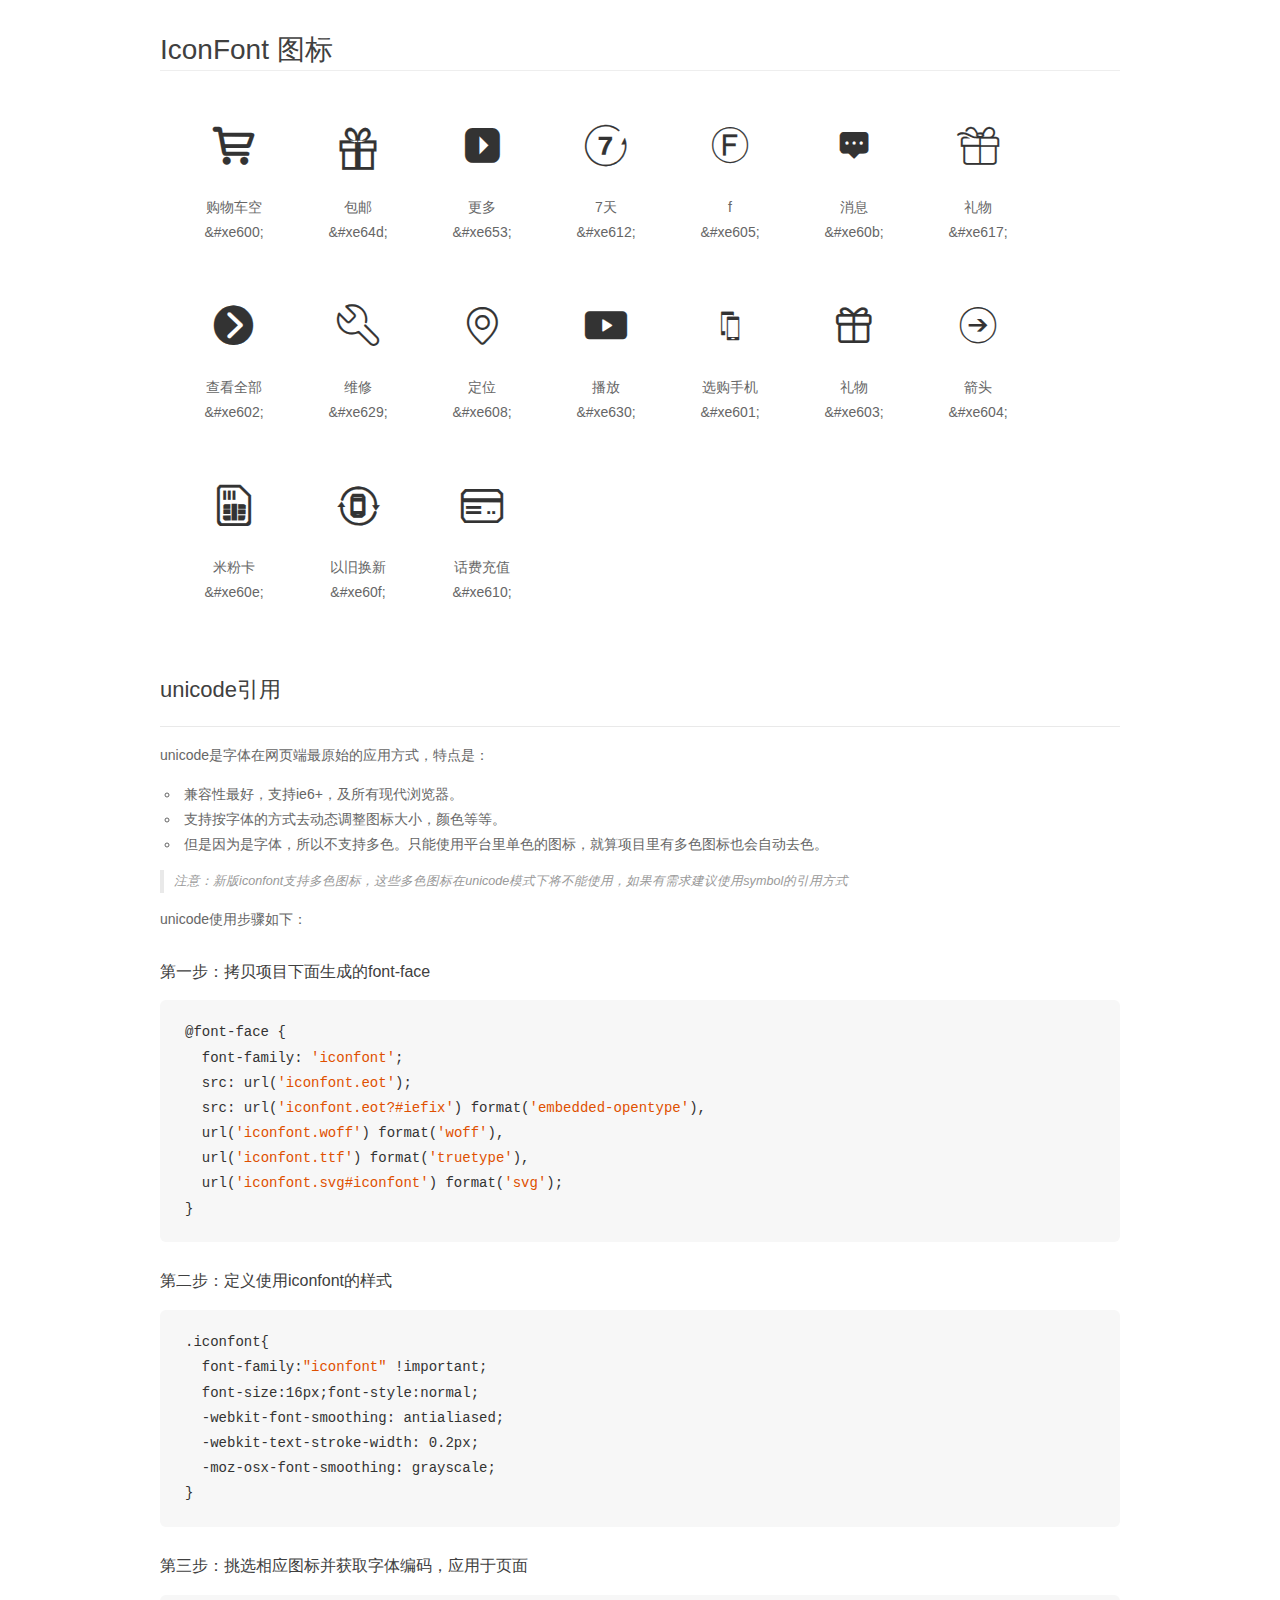
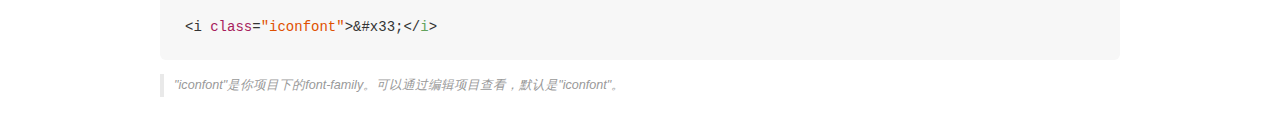
<file: 小米商城/css/inconfont/demo_unicode.html>
<!DOCTYPE html>
<html>
<head>
    <meta charset="utf-8"/>
    <title>IconFont</title>
    <link rel="stylesheet" href="demo.css">

    <style type="text/css">

        @font-face {font-family: "iconfont";
          src: url('iconfont.eot'); /* IE9*/
          src: url('iconfont.eot#iefix') format('embedded-opentype'), /* IE6-IE8 */
          url('iconfont.woff') format('woff'), /* chrome, firefox */
          url('iconfont.ttf') format('truetype'), /* chrome, firefox, opera, Safari, Android, iOS 4.2+*/
          url('iconfont.svg#iconfont') format('svg'); /* iOS 4.1- */
        }

        .iconfont {
          font-family:"iconfont" !important;
          font-size:16px;
          font-style:normal;
          -webkit-font-smoothing: antialiased;
          -webkit-text-stroke-width: 0.2px;
          -moz-osx-font-smoothing: grayscale;
        }

    </style>
</head>
<body>
    <div class="main markdown">
        <h1>IconFont 图标</h1>
        <ul class="icon_lists clear">
            
                <li>
                <i class="icon iconfont">&#xe600;</i>
                    <div class="name">购物车空</div>
                    <div class="code">&amp;#xe600;</div>
                </li>
            
                <li>
                <i class="icon iconfont">&#xe64d;</i>
                    <div class="name">包邮</div>
                    <div class="code">&amp;#xe64d;</div>
                </li>
            
                <li>
                <i class="icon iconfont">&#xe653;</i>
                    <div class="name">更多</div>
                    <div class="code">&amp;#xe653;</div>
                </li>
            
                <li>
                <i class="icon iconfont">&#xe612;</i>
                    <div class="name">7天</div>
                    <div class="code">&amp;#xe612;</div>
                </li>
            
                <li>
                <i class="icon iconfont">&#xe605;</i>
                    <div class="name">f</div>
                    <div class="code">&amp;#xe605;</div>
                </li>
            
                <li>
                <i class="icon iconfont">&#xe60b;</i>
                    <div class="name">消息</div>
                    <div class="code">&amp;#xe60b;</div>
                </li>
            
                <li>
                <i class="icon iconfont">&#xe617;</i>
                    <div class="name">礼物</div>
                    <div class="code">&amp;#xe617;</div>
                </li>
            
                <li>
                <i class="icon iconfont">&#xe602;</i>
                    <div class="name">查看全部</div>
                    <div class="code">&amp;#xe602;</div>
                </li>
            
                <li>
                <i class="icon iconfont">&#xe629;</i>
                    <div class="name">维修</div>
                    <div class="code">&amp;#xe629;</div>
                </li>
            
                <li>
                <i class="icon iconfont">&#xe608;</i>
                    <div class="name">定位</div>
                    <div class="code">&amp;#xe608;</div>
                </li>
            
                <li>
                <i class="icon iconfont">&#xe630;</i>
                    <div class="name">播放</div>
                    <div class="code">&amp;#xe630;</div>
                </li>
            
                <li>
                <i class="icon iconfont">&#xe601;</i>
                    <div class="name">选购手机</div>
                    <div class="code">&amp;#xe601;</div>
                </li>
            
                <li>
                <i class="icon iconfont">&#xe603;</i>
                    <div class="name">礼物</div>
                    <div class="code">&amp;#xe603;</div>
                </li>
            
                <li>
                <i class="icon iconfont">&#xe604;</i>
                    <div class="name">箭头</div>
                    <div class="code">&amp;#xe604;</div>
                </li>
            
                <li>
                <i class="icon iconfont">&#xe60e;</i>
                    <div class="name">米粉卡</div>
                    <div class="code">&amp;#xe60e;</div>
                </li>
            
                <li>
                <i class="icon iconfont">&#xe60f;</i>
                    <div class="name">以旧换新</div>
                    <div class="code">&amp;#xe60f;</div>
                </li>
            
                <li>
                <i class="icon iconfont">&#xe610;</i>
                    <div class="name">话费充值</div>
                    <div class="code">&amp;#xe610;</div>
                </li>
            
        </ul>
        <h2 id="unicode-">unicode引用</h2>
        <hr>

        <p>unicode是字体在网页端最原始的应用方式，特点是：</p>
        <ul>
        <li>兼容性最好，支持ie6+，及所有现代浏览器。</li>
        <li>支持按字体的方式去动态调整图标大小，颜色等等。</li>
        <li>但是因为是字体，所以不支持多色。只能使用平台里单色的图标，就算项目里有多色图标也会自动去色。</li>
        </ul>
        <blockquote>
        <p>注意：新版iconfont支持多色图标，这些多色图标在unicode模式下将不能使用，如果有需求建议使用symbol的引用方式</p>
        </blockquote>
        <p>unicode使用步骤如下：</p>
        <h3 id="-font-face">第一步：拷贝项目下面生成的font-face</h3>
        <pre><code class="lang-js hljs javascript">@font-face {
  font-family: <span class="hljs-string">'iconfont'</span>;
  src: url(<span class="hljs-string">'iconfont.eot'</span>);
  src: url(<span class="hljs-string">'iconfont.eot?#iefix'</span>) format(<span class="hljs-string">'embedded-opentype'</span>),
  url(<span class="hljs-string">'iconfont.woff'</span>) format(<span class="hljs-string">'woff'</span>),
  url(<span class="hljs-string">'iconfont.ttf'</span>) format(<span class="hljs-string">'truetype'</span>),
  url(<span class="hljs-string">'iconfont.svg#iconfont'</span>) format(<span class="hljs-string">'svg'</span>);
}
</code></pre>
        <h3 id="-iconfont-">第二步：定义使用iconfont的样式</h3>
        <pre><code class="lang-js hljs javascript">.iconfont{
  font-family:<span class="hljs-string">"iconfont"</span> !important;
  font-size:<span class="hljs-number">16</span>px;font-style:normal;
  -webkit-font-smoothing: antialiased;
  -webkit-text-stroke-width: <span class="hljs-number">0.2</span>px;
  -moz-osx-font-smoothing: grayscale;
}
</code></pre>
        <h3 id="-">第三步：挑选相应图标并获取字体编码，应用于页面</h3>
        <pre><code class="lang-js hljs javascript">&lt;i <span class="hljs-class"><span class="hljs-keyword">class</span></span>=<span class="hljs-string">"iconfont"</span>&gt;&amp;#x33;<span class="xml"><span class="hljs-tag">&lt;/<span class="hljs-name">i</span>&gt;</span></span></code></pre>

        <blockquote>
        <p>"iconfont"是你项目下的font-family。可以通过编辑项目查看，默认是"iconfont"。</p>
        </blockquote>
    </div>


</body>
</html>
</file>
<file: 小米商城/css/index.css>
@import url('base.css');
header{
	width: 100%;
	height: 40px;
	background: #333333;
}
main{
	width: 1226px;
	height: 100%;
	background: #333333;
	margin: 0 auto;
}
.head-left{
	width: 660px;
	height: 100%;
	background: #333333;
	float: left;
}
.head-left li{
	float: left;
	line-height: 40px;
	
}
.head-left li a{
	color: #b0b0b0;
	font-size: 12px;
	padding-left: 8px;
	padding-right: 9px;
	border-right: 1px solid black;
}
.head-left li a:hover{
	color: #ffffff;
}

.head-left .first{
	padding-left: 0px;
	
}
.head-left .last{
	border-right: none;
}
.head-right{
	width: 297px;
	height: 40px;
	background: #333333;
	float: right;
}
.denglu li{
	float: left;
	line-height: 40px;
	
}
.denglu li a{
	color: #b0b0b0;
	font-size: 12px;
	padding-left: 7px;
	padding-right: 7px;
	border-right: 1px solid black;
}
.denglu li a:hover{
	color: #ffffff;
}

.denglu .inform{
	border-right: none;
	padding-left: 12px;
}
.gouwuche{
	width: 121px;
	height: 40px;
	background: #424242;
	float: right;
	overflow: hidden;
}
.gouwuche:hover{
	background: #ffffff;
}
.gouwuche a{
	display: block;
	margin: 0;
	padding: 0;
	width: 121px;
	height: 35px;
	margin-top:13px;
	font-size: 15px;
	margin-left: 15px;
}
.gouwuche li .icon-gouwuchekong{
	font-size: 15px;
	color: #b0b0b0;
}
.gouwuche li .icon-gouwuchekong:hover{
	color: #ff6700;

}

nav{
	width: 1226px;
	height: 100px;
	background: pink;
	margin: 0 auto;
}
.nav-left{
	width: 244px;
	height: 100px;
	background: white;
	float: left;
}
.logo{
	margin-top: 22px;
}
.box{
	width: 686px;
	height: 100px;
	background: #ffffff;
	float: left;
}
.nav-center li{
	float: left;	
}
.nav-center li a{
	color: #333333;
	font-size: 16px;
	line-height: 100px;
	padding-right: 21px;
}
.nav-center li a:hover{
	color: #ff6700;
}
.nav-right{
	width: 296px;
	height: 100px;
	background: #ffffff;
	float: right;
}
.search{
	width: 294px;
	height: 48px;
	background: white;
	margin: 0 auto;
	margin-top: 25px;
	border: 1px solid #e0e0e0;
}
.word1{
	width: 53px;
	height: 18px;
	background: #eeeeee;
	margin-top: 15px;
	margin-left: 93px;
	font-size: 11px;
	line-height: 18px;
	text-align: center;	
	float: left;
}
.word1:hover{
	background: #ff6700;
}
a .word1{
	color: #eeeeee;
}
.word2{
	width: 82px;
	height: 18px;
	background: #eeeeee;
	margin-top: 15px;
    margin-left: 5px;
	font-size: 11px;
	line-height: 18px;
	text-align: center;	
	float: left;
}
.word2:hover{
	background: #ff6700;
}
.a .word2{
	color: #eeeeee;
}
.search-box{
	width: 50px;
	height: 48px;
	background: red;
	float: right;
	border-left: 1px solid #e0e0e0
}
.banner-box{
	width: 1226px;
	height: 460px;
	background: black;
	margin: 0 auto;
	position: relative;
}
.img-list{
	width: 1226px;
	height: 460px;
	/* background: pink; */
	position: relative;
	overflow: hidden;
}
.img-list>li{
	width: 1226px;
	height: 460px;
	/* background: pink; */
	position: absolute;
	top: 0;
	left: 100%;
}
.img-list>li:first-child{
	left: 0;
}
.img-list li a{
	display: block;
	width: 1226px;
	height: 460px;
}
.img-list li img{
	display: block;
	width: 1226px;
	height: 460px;
}
.banner-left,.banner-right{
	width: 18px;
	height: 53px;
	/* background: red; */
	position: absolute;
	/* font-size: 16px; */
	top: 0;
	bottom: 0;
	margin-top: auto;
	margin-bottom: auto;
	cursor: pointer;
}
.banner-left{
	left: 242px;
	background: url('../img/focus_lr0918.png') no-repeat -3px -5px;
   /*  background: gray; */
}
.banner-left:hover{
	background: url('../img/focus_lr0918.png') no-repeat -3px -66px;

}
.banner-right{
	right: 12px;
	background: url('../img/focus_lr0918.png') no-repeat -60px -5px;
}
.banner-right:hover{
	background: url('../img/focus_lr0918.png') no-repeat -60px -66px;
}
.banner-bottom{
	width: 100px;
	height: 12px;
	position: absolute;
	right: 35px;
	bottom: 25px;
}
.yuan-list li{
	width: 10px;
	height: 10px;
	background: #78584F;
	border-radius: 50%;
	margin-right: 10px;
	float: left;
} 
.yuan-list li:first-child{
	background: #fff;
}
.lastyuan{
	margin-right: 0;
}
/* .yuan-list li:hover{
	background:  #ffffff;
}  */
.celan{
	width: 234px;
	height: 460px;
	background: rgba(0, 0, 0, 0.6);
	position: absolute;
	top: 0;
	left: 0;
	z-index: 999;
}
.cedaohang{
	width: 234px;
	height: 418px;
	margin-top: 21px;
	position: relative;
}
.cedaohang li{
	width: 234px;
	height: 41.8px;	
}
.cedaohang li .item{
	width: 200px;
	height: 460px;
	margin-top: -21px;
	background: red;
	position: absolute;
	top: 0;
	left: 234px;
	z-index: 999;
	display: none;
}
.cedaohang li:hover{
	background: orange;
}
.wenzi{
	font-size: 13px;
	color: #ffffff;
	margin-left: 30px;
	line-height: 41.8px;
}
.fuhao{
	display: block;
	width: 20px;
	height: 41.8px;
	float: right;
	padding-right: 10px;
	line-height: 41.8px;
	color: #ABACAC;
	font-weight: 800;
	font-size: 14px;
}
.goods{
	width: 1226px;
	height: 170px;
	background: #ffffff;
	margin: 0 auto;
	margin-top: 14px;
}
.guide{
	width: 234px;
	height: 100%;
	background: red;
	float: left;
	overflow: hidden;
}
.box1 li{
	width: 78px;
	height: 85px;
	background-color: #5f5750;
	float: left;
	border-bottom: 1px solid #665E57;
	border-right: 1px solid #665E57;
}
.box1 li,#guide3{
	border-right: 0px;
}
.box1 a{
	display: block;
	width: 100%;
	height: 24px;
	margin-top: 21px;
	font-size: 20px;
	text-align: center;
	color: #e0dedd;
}
.box1 a:hover{
	color: white;
}
.box1 .ttop1{
	font-size: 12px;
	margin-top: 0;
}

.photo{
	width: 316px;
	height: 100%;
	background: yellow;
	margin-left: 15px;
	float: left;
}
.photo-right{
	width: 316px;
	height: 100%;
	background: yellow;
	float: right;
}
.tupian{
	width: 316px;
	height: 170px;
}
.wenzidanpin{
	width: 1226px;
	height: 71px;
	/* background: #ffffff; */
	background: #FFFFFF;
	margin: 0 auto;
	padding-top: 13px;
	

}
.wenzidanpin-left{
	width: 121px;
	height: 59px;
	/* background: blue; */
	float: left;
	font-size: 20px;
	color: #333333;
	text-align: center;
	line-height: 59px;
}
.wenzidanpin-right{
	width: 71px;
	height: 24px;
	background: #F5F5F5;
	float: right;
	margin-bottom: 10px;
	margin-top: 25px;
}
.nei-left{
	width: 34px;
	height: 22px;
	background: white;
	float: left;
	border: 1px solid #E0E0E0;
	line-height: 22px;
	text-align: center;
	font-size: 16px;
	font-weight: 800;
}
.xiaoyu{
	color: #E0E0E0;
}
.xiaoyu:hover{
	color: #ff6700;
}
.nei-right{
	width: 34px;
	height: 22px;
	background: white;
	float: right;
	border-top: 1px solid #E0E0E0;
	border-bottom: 1px solid #E0E0E0;
	border-right: 1px solid #E0E0E0;
	line-height: 22px;
	text-align: center;
	font-size: 16px;
    font-weight: 800;
}
.dayu{
	color: #E0E0E0;
}
.dayu:hover{
	color: #ff6700;

}
.goods2{
	width: 1226px;
	height: 339px;
	background: #ffffff;
	margin: 0 auto;	
	position: relative;
	overflow: hidden;
}
.bigg{
	width: 2452px;
	height: 339px;
	position: absolute;
	left: 0;
	top: 0;	 
}
.shangpin{
	width: 234px;
	height: 338px;
	background: #fafafa;
	margin-right: 14px;
	float: left;

}
.shangpin2{
	margin-right: 0px;
	border-top: 1px solid #00c0a5;

}
.shangpin3{
	border-top: 1px solid #ffac13;
}
.shangpin4{
	border-top: 1px solid #83c44e;
}
.shangpin5{
	border-top: 1px solid #2196f3;
}
.shangpin6{
	border-top: 1px solid #e53935;
}
.box2{
	width: 160px;
	height: 160px;
	/* background: yellow; */
	margin-top: 35px;
	margin-left: 37px;
}
.img1{
	display: block;
	width: 160px;
	height: 160px;
	/* background: yellow; */
	
	margin: 0;
	padding: 0;
}
.wenzi1-top{
	width: 111px;
	height: 16px;
/* 	background: white; */
	font-size: 12px;
	margin: 0 auto;
	margin-top: 20px;
	text-align: center;
}
a{
	color: #333333;
}
.wenzi1-center{
	width: 194px;
	height: 18px;
	/* background: white; */
	font-size:11px;
	color: #b0b0b0;
	margin: 0 auto;
	margin-top: 11px;
	text-align: center;
}
.wenzi1-bottom{
	width: 234px;
	height: 21px;
/* 	background: white; */
	font-size: 12px;
	color: #fd7d09;
	margin-top: 20px;
	text-align: center;
}
.beijin{
	width: 100%;
	height: 5250px;
	background: #f5f5f5;
	/* overflow: hidden; */
	margin-top: 40px;
	padding-top: 59px;
}
.neikuan{
	width: 1226px;
	height: 100%;
	background: yellow;
	margin: 0px auto;
}
.jiadianwenzi{
	width: 1226px;
	height: 59px;
	background: #F5F5F5;
	margin: 0 auto;	
}
.jiadian-left{
	width: 43px;
	height: 40px;
	/* background: red; */
	float: left;
	font-size: 21px;
	color: #333333;
	margin-top: 15px;
}
.jiadian-right{
	width: 300px;
	height: 40px;
	/* background: red; */
	float: right;
	margin-top: 17px;
}
.jiadian-right li{
	height: 40px;
	margin-left: 31px;
	float: left;
	font-size: 17px;
}
#xiahuaxian{
	color: #424242;
}
#xiahuaxian:hover{
	color: #FF6700;
	border-bottom: 2px solid #FF6700;
}
.jiadiantupian{
	width: 1226px;
	height: 614px;
	background: #f5f5f5;
	margin: 0 auto;
}
.shu-img{
	width: 234px;
	height: 614px;
	background: blue;
	float: left;
	transition: all 0.2s;
}
.zhinengwenzi{
	width: 1226px;
	height: 65px;
	background: #F5F5F5;
	margin: 0 auto;	
	padding-top: 15px;
}
.zhinengwenzi-left{
	width: 43px;
	height: 40px;
/* 	background: pink; */
	float: left;
	font-size: 21px;
	color: #333333;
	margin-top: 19px;

}
.zhinengwenzi-right{
	width: 346px;
	height: 40px;
/* 	background: purple; */
	float: right;
	margin-top: 19px;
}
.zhinengwenzi-right li{
	height: 40px;
	margin-left: 31px;
	float: left;
	font-size: 17px;
}
.peijianwenzi-right{
	width: 314px;
	height: 40px;
/* 	background: purple; */
	float: right;
	margin-top: 19px;
}
.peijianwenzi-right li{
	height: 40px;
	margin-left: 31px;
	float: left;
	font-size: 17px;
}
.zhoubianwenzi-right{
	width: 362px;
	height: 40px;
/* 	background: purple; */
	float: right;
	margin-top: 19px;
}
.zhoubianwenzi-right li{
	height: 40px;
	margin-left: 31px;
	float: left;
	font-size: 17px;
}
 
#pinghengche{
	display: block;
	margin: 0;
	padding: 0;
	width: 234px;
	height: 614px;
}
.shu-img:hover{
	transform: translateY(-2px);
	box-shadow: 0px 3px 20px 5px rgba(0, 0, 0, 0.2);
}
.heng-img li{
	width: 234px;
	height: 275px;
	background: #ffffff;
	float: left;
	margin-left: 14px;
	margin-bottom: 14px;
	transition: all 0.2s;
	/* margin: 0 auto; */
	padding-top: 25px;
	/* padding-left: 42px; */
	position: relative;
	overflow: hidden;
/* 	transition: all 0.3s; */
}
.xinpin{
	width: 64px;
	height: 20px;
	background: #83C44E;
	position: absolute;
	right: 0;
	left: 0;
	margin-left: auto;
	margin-right: auto;
	bottom: 280px;
	font-size: 11px;
	line-height: 20px;
	text-align: center;
	color: #ffffff;
}
.dazhe{
	width: 64px;
	height: 20px;
	background: #e53935;
	position: absolute;
	right: 0;
	left: 0;
	margin-left: auto;
	margin-right: auto;
	bottom: 280px;
	font-size: 11px;
	line-height: 20px;
	text-align: center;
	color: #ffffff;

}

.heng-img li:hover{
	transform: translateY(-2px);
	box-shadow: 0px 3px 20px 5px rgba(0, 0, 0, 0.2);
}
.small{
	width: 234px;
	height: 83px;
	background: #FF6700;
	position: absolute;
	left: 0px;
	bottom: -83px;
	transition: all 0.3s;
	font-size: 10px;
	color: white;
	/* text-align: center; */
	/* line-height: 83px; */
}
.more{
	width: 234px;
	height: 300px;
	background: #f5f5f5;
	float: right;	
}
.more-top{
	width: 234px;
	height: 143px;
/* 	background: purple; */
	margin-bottom: 13px;
	transition: all 0.2s;
}
.more-top:hover{
	transform: translateY(-2px);
	box-shadow: 0px 3px 20px 5px rgba(0, 0, 0, 0.2);
}
.more-left{
	width: 115px;
	height: 100%;
	background: white;
	float: left; 
}
.more-left .b{
	width: 86px;
	float: right;
	margin-top: 43px;
	font-size: 12px;
	color: #333333;
}
.more-left .money{
	width: 28px;
	height: 12px;
	margin-top: 70px;
	margin-left: 30px;
	font-size: 12px;
	color: #ff6700;
}
.more-right .vr{
	display: block;
	margin: 0;
	padding: 0;
	width: 119px;
	height: 143px;
	background: white;
}
.more-bottom{
	width: 234px;
	height: 144px;
	background: yellow;
}
.bottom-left{
	width: 115px;
	height: 100%;
	background: white;
	float: left; 
}
.bottom-left .c{
	width: 86px;
	float: right;
	margin-top: 43px;
	font-size: 18px;
	color: #333333;
}
.bottom-left .money{
	width: 28px;
	height: 12px;
	margin-top: 70px;
	margin-left: 30px;
	font-size: 12px;
	color: #757575;
}
.bottom-right{
	width: 119px;
	height: 100%;
	background: white;
	float: left;
}
.bottom-right a{
	display: block;
	width: 55px;
	height: 54px;
	margin-top: 45px;
	margin-left: 35px;
	color: #ff6700;
	font-size: 48px;
}
.more-bottom:hover{
	transform: translateY(-2px);
	box-shadow: 0px 3px 20px 5px rgba(0, 0, 0, 0.2);
}
a .shangmianzi{
	color: white;
	margin-top: 10px;
	margin-left: 35px;
	margin-right: 30px;
}
a .xiamianzi{
	color: #e8e0e0;
	margin-top: 10px;
	margin-left: 35px;
	margin-right: 40px;
}
.heng-img li:hover .small{
	bottom: 0;
}
.box4{
	width: 150px;
	height: 150px;
	/* background: yellow; */
	margin: 0 auto;
	margin-left: 42px;
   /*  margin: 25px auto; */
	/* margin-top: 35px; 
	margin-left: 37px;  */
}
.wenzi2-top{
	width: 230px;
	height: 16px;
	/* background: white; */
	font-size: 12px;
	margin: 0 auto;
	margin-top: 20px;
	text-align: center;
}
.wenzi2-center{
	width: 230px;
	height: 18px;
	/* background: white; */
	font-size:11px;
	color: #b0b0b0;
	margin: 0 auto;
	margin-top: 11px;
	text-align: center;
}
.wenzi2-bottom{
	width: 234px;
	height: 21px;
	/* background: white; */
	font-size: 12px;
	color: #fd7d09;
	margin-top: 14px;
	text-align: center;
}
.wenzi2-bottom .guanchuanxian2{
	text-decoration: line-through;
	color: #b0b0b0;
}
.jiadian{
	display: block;
	width: 150px;
	height: 150px;
	margin: 0px;
	padding: 0px;
}
#zhinengtupian{
	margin-left: 0px;
	padding-top: 0px;
	width: 234px;
	height: 300px;
}
.heng-img li .zhineng-left{
	width: 234px;
	height: 300px;
	background: red;
}
.heng-img li .zhinengshangpin{
	display: block;
	margin: 0;
	padding: 0;
	width: 234px;
	height: 300px;
}
/* .more2{
	width: 234px;
	height: 300px;
	background: red;
	float: right;
}
.more2-top{
	width: 234px;
	height: 143px;
	background: purple;
	margin-bottom: 13px;
	transition: all 0.2s;	
}
.more2-top:hover{
	transform: translateY(-2px);
	box-shadow: 0px 3px 20px 5px rgba(0, 0, 0, 0.2);
}
.more2-left{
	width: 115px;
	height: 100%;
	background: white;
	float: left;
}
.more2-left .b{
	width: 86px;
	float: right;
	margin-top: 43px;
	font-size: 12px;
	color: #333333;
}
.more2-left .money{
	width: 28px;
	height: 12px;
	margin-top: 70px;
	margin-left: 30px;
	font-size: 12px;
	color: #ff6700;
}

.more2-bottom{
	width: 234px;
	height: 144px;
	background: yellow;
}
.more2-bottom:hover{
	transform: translateY(-2px);
	box-shadow: 0px 3px 20px 5px rgba(0, 0, 0, 0.2);
} */
.wenzi3-center{
	width: 230px;
	height: 18px;
	/* background: white; */
	font-size:11px;
	color: #fd7d09;
	margin: 0 auto;
	margin-top: 11px;
	text-align: center;
}
.wenzi3-center .guanchuanxian{
	text-decoration: line-through;
	color: #b0b0b0;
}
.wenzi3-bottom{
	width: 234px;
	height: 21px;
	/* background: white; */
	font-size: 12px;
	color: #b0b0b0;
	margin-top: 14px;
	text-align: center;
}
.tuijiantupian{
	width: 1226px;
	height: 300px;
	background: #f5f5f5;
	margin: 0 auto;
}
.tuijian-left{
	width: 84px;
	height: 59px;
	float: left;
	font-size: 20px;
	color: #333333;
	text-align: center;
	line-height: 59px;
}
.box5{
	width: 150px;
	height: 173px;
	margin: 0 auto;
	margin-left: 42px;
    margin-top: 22px;
}
.wenzi4-top{
	width: 230px;
	height: 16px;
	font-size: 12px;
	margin: 0 auto;
	text-align: center;
}
.wenzi4-center{
	width: 230px;
	height: 18px;
	font-size:11px;
	color: #FD8946;
	margin: 0 auto;
	margin-top: 11px;
	text-align: center;
}
.repin-box{
	width: 1226px;
	height: 415px;
	background: #f5f5f5;
	margin: 0 auto;
}
.pj{
	width: 1226px;
	height: 415px;
	margin: 0 auto;
}
.pj li{
	width: 296px;
	height: 100%;
	background-color: white;
	float: left;
	margin-left: 14px;
	transition: all 0.2s;
}
.pj li:hover{
	transform: translateY(-3px);
	box-shadow: 0px 3px 3px 3px rgba(0, 0, 0, 0.4)
}
.pj .yang{
	margin-left: 0;
}
.pj .ml a{
	display: block;
	width: 100%;
	height: 220px;
}
.pj .ml a img{
	display: block;
	width: 100%;
	height: 100%;
}
.pj .ml .keai{
	width: 238px;
	height: 64px;
	margin-top: 33px;
	margin-left: 29px;
	font-size: 14px;
	color: #333333;
}
.sui{
	width: 150px;
	font-size: 12px;
	color: #b0b0b0;
	margin-left: 29px;
	margin-top: 22px;
}
.pj .ml .xiao{
	width: 140px;
	height: 18px;
	margin-left: 29px;
	margin-top: 14px;
	float: left;
	font-size: 14px;
	color: #333333;
	border-right: 1px solid #b0b0b0;
}
.pj .ml .xiao-right{
	width: 40px;
	height: 15px;
	font-size: 14px;
	color: #ff6700;
	margin-left: 190px;
	margin-top: 14px;
}
.neirongwenzi{
	width: 1226px;
	height: 65px;
	background: #f5f5f5;
	margin: 0 auto;
	padding-top: 15px;
}
.neirong-left{
	width: 45px;
	height: 59px;
	float: left;
	font-size: 20px;
	color: #333333;
	text-align: center;
	line-height: 59px;
}
.neirong-box{
	width: 1226px;
	height: 421px;
	background: #f5f5f5;
	margin: 0 auto;
}
.neirong-box li{
	width: 296px;
	height: 420px;
	background: #ffffff;
	margin-left: 14px;
	float: left;
	overflow: hidden;
	transition: all 0.2s;
	position: relative;
}
.neirong-box li:hover{
	transform: translateY(-2px);
	box-shadow: 0px 3px 20px 5px rgba(0, 0, 0, 0.2);

}
.neirong-box li:hover .banner-left1{
	color: #f0edee;
	background: #e0dbdd;
}
.neirong-box li:hover .banner-right1{
	color: #f0edee;
	background: #e0dbdd;
}

#neirong-left1{
	margin-left: 0px;
	border-top: 1px solid #ffac13;
	font-size: 15px;
	color: #ffac13;
	text-align: center;
	line-height: 24px;
}
#neirong-left2{
	border-top: 1px solid #83c44e;
	font-size: 15px;
	color: #83c44e;
	text-align: center;
	line-height: 24px;
}
#neirong-left3{
	border-top: 1px solid #e53935;
	color: #e53935;
	text-align: center;
	line-height: 24px;
}
#neirong-left4{
	border-top: 1px solid #2196f3;
	color: #2196f3;
	text-align: center;
	line-height: 24px;
}
.title{
	width: 296px;
	height: 24px;
	background: white;
	margin-top: 44px;
	
}
.mincheng4{
	width: 256px;
	height: 25px;
	background: white;
	margin-top: 19px;
	margin-left: 20px;
	font-size: 20px;
	text-align: center;
	line-height: 25px;
}
.miaoshu{
	width:192px;
	height: 40px;
	background: white;
	margin-top: 3px;
	margin-left: 52px; 
	font-size: 12px;
	text-align: center;	
}
.miaoshu .miaoshu01{
	color: #b0b0b0;
}
.jiage{
	width: 276px;
	height: 21px;
	background: white;
	margin-top: 16px;
	margin-left: 10px;
	font-size: 12px;
	text-align: center;	
	line-height: 21px;
}
.jiage .jiage01{
	color: #333333;
}
.tupian10{
	width: 216px;
	height: 154px;
	background: white;
	margin-top: 17px;
	margin-left: 40px;
}
.neirongtupian{
	display: block;
	margin: 0;
	padding: 0;
}
.banner-left1,.banner-right1{
	width: 18px;
	height: 50px;
	/* background: #D3D1D1; */
	position: absolute;
	top: 0;
	bottom: 0;
	margin-top: auto;
	margin-bottom: auto;
	font-size: 20px;
	line-height: 50px;
/* 	color: white; */	
}
.neirong-box li .banner-left1{
	color: white;
}
.neirong-box li .banner-right1{
	color: white;
}
.banner-left1{
	left: 12px;
}
.banner-right1{
	right: 12px;
}
.banner-left1:hover{
	background: gray;
	color: white;
}
.banner-right1:hover{
	background: gray;
	color: white;
}
.banner-bottom1{
	width: 112px;
	height: 20px;
	/* background: red;  */
	position: absolute;
	right: 0;
	left: 0;
	margin-right: auto;
	margin-left: auto;
	bottom: 23px;
}
.banner-bottom1 .yuan-list li{
	width: 8px;
	height: 8px;
	background: #b0b0b0;
	border-radius: 50%;
	margin-right: 10px;
	float: left;
	
} 
.banner-bottom1 .yuan-list li:hover{
	background: #fff;
	border: 1px solid #ff6700;
}
/* .banner-bottom1 .yuan-list li a{
	display: block;
	width: 6px;
	height: 6px;
	color: #b0b0b0;
	border-radius: 50%;
	margin-right: 15px;
	float: left;
} */
.banner-bottom1 .yuan-list .lastyuan{
	margin-right: 0;
}
/* .banner-bottom1 .yuan:hover{
	color: #ffffff;
	border: 2px solid #ff6700;
	
}  */
.vediowenzi{
	width: 1226px;
	height: 65px;
	background: #f5f5f5;
	margin: 0 auto;
	padding-top: 15px;
}
.vedio-left{
	width: 45px;
	height: 59px;
	float: left;
	font-size: 20px;
	color: #333333;
	text-align: center;
	line-height: 59px;
}
.vedio-right{
	width: 93px;
	height: 58px;
	float: right;
	font-size: 15px;
	text-align: center;
	line-height: 58px;	
}
.vedio-right a{
	color: #424242;
}
.vedio-right :hover{
	color: #FF6700;
}

.video{
	width: 1226px;
	height: 285px;
	background: #f5f5f5;
	margin: 0 auto;
}
.video li{
	width: 296px;
	height: 285px;
	background: #FFFFFF;
	margin-left: 14px;
	float: left;
	position: relative;
	transition: all 0.2s;
}
.video li:hover{
	transform: translateY(-2px);
	box-shadow: 0px 3px 20px 5px rgba(0, 0, 0, 0.2)
}
.bofang{
	width: 93px;
	height: 58px;
	/* background: red; */
	position: absolute;
	top: 0;
	bottom: 0;
	margin-top: auto;
	margin-bottom: auto;
	left: 20px;
}
.bofang a{
	font-size: 40px;
	text-align: center;
	color: #f5f5f5;
}
.bofang a:hover{
	color: #FF6700;
}
#video-first{
	margin-left: 0px;
}

.top-tupian{
	width: 296px;
	height: 180px;
	background: #f5f5f5;
}
.center-wenzi{
	width: 204px;
	height: 16px;
	background: white;
	margin-left: 46px;
	margin-top: 28px;
	font-size: 12px;
	line-height: 16px;
	text-align: center;
}
.center-wenzi .wenziwenzi{
	color: #333333;
}

.bottom-wenzi{
	width: 296px;
	height: 18px;
	background: white;
	margin-top: 18px;
	font-size: 11px;
	color: #b0b0b0;
	text-align: center;
	line-height: 18px;
}
.vedio-tupian{
	display: block;
	margin: 0;
	padding: 0;
}
.jianju{
	width: 1226px;
	height: 60px;
	background: #f5f5f5;
	margin: 0 auto;
}
.kefu-box{
	width: 100%;
	height: 459px;
	background: #ffffff;
}
.neikuan{
	width: 1226px;
	height: 100%;
	background: #ffffff;
	margin: 0 auto;
}
.dibu1{
	width: 1226px;
	height: 54px;
	background: white;
	margin: 0 auto;
	border-bottom: 1px solid #e0e0e0;
	padding-top: 25px;
}
.dibu2{
	width: 100%;
	height: 25px;
}
.dibu2 li{
	width: 244px;
	height: 100%;
	float: left;
	border-right: 1px solid #e0e0e0;
}
.dibu2 .lila2{
	border-right: 0;
}
.dibu2 li a{
	display: block;
	font-size: 12px;
	text-align: center;
	margin-top: 4px;
	font-size: 16px;
	color: #616161;
	transition: all 0.3s;
}
.dibu2 li .iconfont{
	color: #616161;
}
.dibu2 li a:hover{
	color: #ff6700;
}
.di-bottom{
	width: 1226px;
	height: 192px;
	margin: 0 auto;
	overflow: hidden;
}
.b-left{
	width: 974px;
	height: 112px;
	margin-top: 40px;
	float: left;
}
.b-left1{
	width: 974px;
	height: 12px;
	float: left;
}
.b-left1 li{
	width: 162px;
	height: 12px;
	float: left;
	font-size: 12px;
	color: #424242;
}
.b-bottom{
	width: 974px;
	height: 83px;
	margin-top: 16px;
}
.b-bottom li{
	width: 49px;
	height: 100%;
	float: left;
	margin-right: 113px;
}
.b-bottom li a{
	display: block;
	width: 49px;
	margin-top: 12px;
	font-size: 12px;
	color: #757575;
	transition: all 0.3s;
}
.b-bottom li a:hover{
	color: #ff6700;
}
.b-right{
	width: 252px;
	height: 152px;
	float: right;
	margin-top: 40px;
}
.chengse{
	width: 254px;
	height: 21px;
	font-size: 20px;
	text-align: center;
	line-height: 21px;
	color: #ff6700;
}
.shi{
	width: 100%;
	height: 12px;
	margin-top: 9px;
	font-size: 12px;
	text-align: center;
	line-height: 12px;
	color: #616161;
}
.b-right a{
	display: block;
	width: 118px;
	height: 28px;
	background-color: white;
	border: 1px solid #ff6700;
	color: #ff6700;
	font-size: 12px;
	margin-top: 19px;
	margin-left: 65px;
	text-align: center;
	line-height: 28px;
	transition: all 0.2s;
}
.b-right a:hover{
	background-color: #ff6700;
	color: white;
}
.chengmi{
	width: 1226px;
	height: 57px;
	margin: 0 auto;
	margin-top: 30px;
}
.mibiao{
	width: 57px;
	height: 57px;
	float: left;
}
.mibiao img{
	display: block;
	width: 100%;
	height: 100%;
}
.micheng{
	width: 752px;
	height: 100%;
	float: left;
	margin-left: 9px;
}
.c-top{
	width: 100%;
	height: 17px;
}
.c-top1{
	width: 100%;
	height: 17px;
}
.c-top1 li{
	padding-left: 5px;
	padding-right: 5px;
	float: left;
	font-size: 12px;
	border-right: 1px solid #b0b0b0;
}
.c-top1 li a{
	display: block;
	color: #757575;
	transition: all 0.2s;
}
.c-top1 li a:hover{
	color: #ff6700;
}
.c-top1 .lili{
	border-right: 0;
}
.c-center{
	width: 602px;
	height: 18px;
	font-size: 12px;
	color: #757575;
}
.c-center li{
	padding-left: 2px;
	padding-right: 2px;
	font-size: 12px;
	float: left;
}
.c-center li a{
	display: block;
	color: #757575;
	font-size: 12px;
}
.c-center li a:hover{
	color: #ff6700;
}
.tpian{
	width: 386px;
	height: 35px;
	margin-left: 21px;
	float: right;
}
.tpian .t-1{
	width: 85px;
	height: 28px;
	margin-top: 3px;
	float: left;
	margin-left: 11px;
}
.tpian .t-1 img{
	display: block;
	width: 100%;
	height: 100%;
}
</file>
<file: 小米商城/css/inconfont/iconfont.css>
@font-face {font-family: "iconfont";
  src: url('iconfont.eot?t=1503215821615'); /* IE9*/
  src: url('iconfont.eot?t=1503215821615#iefix') format('embedded-opentype'), /* IE6-IE8 */
  url('iconfont.woff?t=1503215821615') format('woff'), /* chrome, firefox */
  url('iconfont.ttf?t=1503215821615') format('truetype'), /* chrome, firefox, opera, Safari, Android, iOS 4.2+*/
  url('iconfont.svg?t=1503215821615#iconfont') format('svg'); /* iOS 4.1- */
}

.iconfont {
  font-family:"iconfont" !important;
  font-size:22px;
  font-style:normal;
  -webkit-font-smoothing: antialiased;
  -moz-osx-font-smoothing: grayscale;
}

.icon-gouwuchekong:before { content: "\e600"; }

.icon-baoyou:before { content: "\e64d"; }

.icon-gengduo:before { content: "\e653"; }

.icon-7tian:before { content: "\e612"; }

.icon-f:before { content: "\e605"; }

.icon-xiaoxi:before { content: "\e60b"; }

.icon-liwu:before { content: "\e617"; }

.icon-chakanquanbu-copy:before { content: "\e602"; }

.icon-buoumaotubiao46:before { content: "\e629"; }

.icon-dingwei:before { content: "\e608"; }

.icon-bofang:before { content: "\e630"; }

.icon-xuangoushouji:before { content: "\e601"; }

.icon-gift:before { content: "\e603"; }

.icon-yq-jt-r:before { content: "\e604"; }

.icon-mifenqia:before { content: "\e60e"; }

.icon-yijiuhuanxin:before { content: "\e60f"; }

.icon-huafeichongzhi:before { content: "\e610"; }
</file>
<file: 小米商城/css/ifont/iconfont.css>
@font-face {font-family: "iconfont";
  src: url('iconfont.eot?t=1503219859366'); /* IE9*/
  src: url('iconfont.eot?t=1503219859366#iefix') format('embedded-opentype'), /* IE6-IE8 */
  url('iconfont.woff?t=1503219859366') format('woff'), /* chrome, firefox */
  url('iconfont.ttf?t=1503219859366') format('truetype'), /* chrome, firefox, opera, Safari, Android, iOS 4.2+*/
  url('iconfont.svg?t=1503219859366#iconfont') format('svg'); /* iOS 4.1- */
}

.iconfont {
  font-family:"iconfont" !important;
  font-size:16px;
  font-style:normal;
  -webkit-font-smoothing: antialiased;
  -moz-osx-font-smoothing: grayscale;
}

.icon-15tianmianfeihuanhuo24px:before { content: "\e605"; }
</file>
<file: 小米商城/css/iconfont1/iconfont.css>
@font-face {font-family: "iconfont";
  src: url('iconfont.eot?t=1505821913184'); /* IE9*/
  src: url('iconfont.eot?t=1505821913184#iefix') format('embedded-opentype'), /* IE6-IE8 */
  url('[data-uri]') format('woff'),
  url('iconfont.ttf?t=1505821913184') format('truetype'), /* chrome, firefox, opera, Safari, Android, iOS 4.2+*/
  url('iconfont.svg?t=1505821913184#iconfont') format('svg'); /* iOS 4.1- */
}

.iconfont {
  font-family:"iconfont" !important;
  font-size:16px;
  font-style:normal;
  -webkit-font-smoothing: antialiased;
  -moz-osx-font-smoothing: grayscale;
}

.icon-zuoyoujiantou:before { content: "\e611"; }

.icon-zuoyoujiantou1:before { content: "\e600"; }
</file>
<file: 小米商城/css/iconfont1/demo.css>
*{margin: 0;padding: 0;list-style: none;}
/*
KISSY CSS Reset
理念：1. reset 的目的不是清除浏览器的默认样式，这仅是部分工作。清除和重置是紧密不可分的。
2. reset 的目的不是让默认样式在所有浏览器下一致，而是减少默认样式有可能带来的问题。
3. reset 期望提供一套普适通用的基础样式。但没有银弹，推荐根据具体需求，裁剪和修改后再使用。
特色：1. 适应中文；2. 基于最新主流浏览器。
维护：玉伯<lifesinger@gmail.com>, 正淳<ragecarrier@gmail.com>
 */

/** 清除内外边距 **/
body, h1, h2, h3, h4, h5, h6, hr, p, blockquote, /* structural elements 结构元素 */
dl, dt, dd, ul, ol, li, /* list elements 列表元素 */
pre, /* text formatting elements 文本格式元素 */
form, fieldset, legend, button, input, textarea, /* form elements 表单元素 */
th, td /* table elements 表格元素 */ {
  margin: 0;
  padding: 0;
}

/** 设置默认字体 **/
body,
button, input, select, textarea /* for ie */ {
  font: 12px/1.5 tahoma, arial, \5b8b\4f53, sans-serif;
}
h1, h2, h3, h4, h5, h6 { font-size: 100%; }
address, cite, dfn, em, var { font-style: normal; } /* 将斜体扶正 */
code, kbd, pre, samp { font-family: courier new, courier, monospace; } /* 统一等宽字体 */
small { font-size: 12px; } /* 小于 12px 的中文很难阅读，让 small 正常化 */

/** 重置列表元素 **/
ul, ol { list-style: none; }

/** 重置文本格式元素 **/
a { text-decoration: none; }
a:hover { text-decoration: underline; }


/** 重置表单元素 **/
legend { color: #000; } /* for ie6 */
fieldset, img { border: 0; } /* img 搭车：让链接里的 img 无边框 */
button, input, select, textarea { font-size: 100%; } /* 使得表单元素在 ie 下能继承字体大小 */
/* 注：optgroup 无法扶正 */

/** 重置表格元素 **/
table { border-collapse: collapse; border-spacing: 0; }

/* 清除浮动 */
.ks-clear:after, .clear:after {
  content: '\20';
  display: block;
  height: 0;
  clear: both;
}
.ks-clear, .clear {
  *zoom: 1;
}

.main {
  padding: 30px 100px;
width: 960px;
margin: 0 auto;
}
.main h1{font-size:36px; color:#333; text-align:left;margin-bottom:30px; border-bottom: 1px solid #eee;}

.helps{margin-top:40px;}
.helps pre{
  padding:20px;
  margin:10px 0;
  border:solid 1px #e7e1cd;
  background-color: #fffdef;
  overflow: auto;
}

.icon_lists{
  width: 100% !important;

}

.icon_lists li{
  float:left;
  width: 100px;
  height:180px;
  text-align: center;
  list-style: none !important;
}
.icon_lists .icon{
  font-size: 42px;
  line-height: 100px;
  margin: 10px 0;
  color:#333;
  -webkit-transition: font-size 0.25s ease-out 0s;
  -moz-transition: font-size 0.25s ease-out 0s;
  transition: font-size 0.25s ease-out 0s;

}
.icon_lists .icon:hover{
  font-size: 100px;
}



.markdown {
  color: #666;
  font-size: 14px;
  line-height: 1.8;
}

.highlight {
  line-height: 1.5;
}

.markdown img {
  vertical-align: middle;
  max-width: 100%;
}

.markdown h1 {
  color: #404040;
  font-weight: 500;
  line-height: 40px;
  margin-bottom: 24px;
}

.markdown h2,
.markdown h3,
.markdown h4,
.markdown h5,
.markdown h6 {
  color: #404040;
  margin: 1.6em 0 0.6em 0;
  font-weight: 500;
  clear: both;
}

.markdown h1 {
  font-size: 28px;
}

.markdown h2 {
  font-size: 22px;
}

.markdown h3 {
  font-size: 16px;
}

.markdown h4 {
  font-size: 14px;
}

.markdown h5 {
  font-size: 12px;
}

.markdown h6 {
  font-size: 12px;
}

.markdown hr {
  height: 1px;
  border: 0;
  background: #e9e9e9;
  margin: 16px 0;
  clear: both;
}

.markdown p,
.markdown pre {
  margin: 1em 0;
}

.markdown > p,
.markdown > blockquote,
.markdown > .highlight,
.markdown > ol,
.markdown > ul {
  width: 80%;
}

.markdown ul > li {
  list-style: circle;
}

.markdown > ul li,
.markdown blockquote ul > li {
  margin-left: 20px;
  padding-left: 4px;
}

.markdown > ul li p,
.markdown > ol li p {
  margin: 0.6em 0;
}

.markdown ol > li {
  list-style: decimal;
}

.markdown > ol li,
.markdown blockquote ol > li {
  margin-left: 20px;
  padding-left: 4px;
}

.markdown code {
  margin: 0 3px;
  padding: 0 5px;
  background: #eee;
  border-radius: 3px;
}

.markdown pre {
  border-radius: 6px;
  background: #f7f7f7;
  padding: 20px;
}

.markdown pre code {
  border: none;
  background: #f7f7f7;
  margin: 0;
}

.markdown strong,
.markdown b {
  font-weight: 600;
}

.markdown > table {
  border-collapse: collapse;
  border-spacing: 0px;
  empty-cells: show;
  border: 1px solid #e9e9e9;
  width: 95%;
  margin-bottom: 24px;
}

.markdown > table th {
  white-space: nowrap;
  color: #333;
  font-weight: 600;

}

.markdown > table th,
.markdown > table td {
  border: 1px solid #e9e9e9;
  padding: 8px 16px;
  text-align: left;
}

.markdown > table th {
  background: #F7F7F7;
}

.markdown blockquote {
  font-size: 90%;
  color: #999;
  border-left: 4px solid #e9e9e9;
  padding-left: 0.8em;
  margin: 1em 0;
  font-style: italic;
}

.markdown blockquote p {
  margin: 0;
}

.markdown .anchor {
  opacity: 0;
  transition: opacity 0.3s ease;
  margin-left: 8px;
}

.markdown .waiting {
  color: #ccc;
}

.markdown h1:hover .anchor,
.markdown h2:hover .anchor,
.markdown h3:hover .anchor,
.markdown h4:hover .anchor,
.markdown h5:hover .anchor,
.markdown h6:hover .anchor {
  opacity: 1;
  display: inline-block;
}

.markdown > br,
.markdown > p > br {
  clear: both;
}


.hljs {
  display: block;
  background: white;
  padding: 0.5em;
  color: #333333;
  overflow-x: auto;
}

.hljs-comment,
.hljs-meta {
  color: #969896;
}

.hljs-string,
.hljs-variable,
.hljs-template-variable,
.hljs-strong,
.hljs-emphasis,
.hljs-quote {
  color: #df5000;
}

.hljs-keyword,
.hljs-selector-tag,
.hljs-type {
  color: #a71d5d;
}

.hljs-literal,
.hljs-symbol,
.hljs-bullet,
.hljs-attribute {
  color: #0086b3;
}

.hljs-section,
.hljs-name {
  color: #63a35c;
}

.hljs-tag {
  color: #333333;
}

.hljs-title,
.hljs-attr,
.hljs-selector-id,
.hljs-selector-class,
.hljs-selector-attr,
.hljs-selector-pseudo {
  color: #795da3;
}

.hljs-addition {
  color: #55a532;
  background-color: #eaffea;
}

.hljs-deletion {
  color: #bd2c00;
  background-color: #ffecec;
}

.hljs-link {
  text-decoration: underline;
}

pre{
  background: #fff;
}
</file>
<file: 小米商城/css/ifont/demo.css>
*{margin: 0;padding: 0;list-style: none;}
/*
KISSY CSS Reset
理念：1. reset 的目的不是清除浏览器的默认样式，这仅是部分工作。清除和重置是紧密不可分的。
2. reset 的目的不是让默认样式在所有浏览器下一致，而是减少默认样式有可能带来的问题。
3. reset 期望提供一套普适通用的基础样式。但没有银弹，推荐根据具体需求，裁剪和修改后再使用。
特色：1. 适应中文；2. 基于最新主流浏览器。
维护：玉伯<lifesinger@gmail.com>, 正淳<ragecarrier@gmail.com>
 */

/** 清除内外边距 **/
body, h1, h2, h3, h4, h5, h6, hr, p, blockquote, /* structural elements 结构元素 */
dl, dt, dd, ul, ol, li, /* list elements 列表元素 */
pre, /* text formatting elements 文本格式元素 */
form, fieldset, legend, button, input, textarea, /* form elements 表单元素 */
th, td /* table elements 表格元素 */ {
  margin: 0;
  padding: 0;
}

/** 设置默认字体 **/
body,
button, input, select, textarea /* for ie */ {
  font: 12px/1.5 tahoma, arial, \5b8b\4f53, sans-serif;
}
h1, h2, h3, h4, h5, h6 { font-size: 100%; }
address, cite, dfn, em, var { font-style: normal; } /* 将斜体扶正 */
code, kbd, pre, samp { font-family: courier new, courier, monospace; } /* 统一等宽字体 */
small { font-size: 12px; } /* 小于 12px 的中文很难阅读，让 small 正常化 */

/** 重置列表元素 **/
ul, ol { list-style: none; }

/** 重置文本格式元素 **/
a { text-decoration: none; }
a:hover { text-decoration: underline; }


/** 重置表单元素 **/
legend { color: #000; } /* for ie6 */
fieldset, img { border: 0; } /* img 搭车：让链接里的 img 无边框 */
button, input, select, textarea { font-size: 100%; } /* 使得表单元素在 ie 下能继承字体大小 */
/* 注：optgroup 无法扶正 */

/** 重置表格元素 **/
table { border-collapse: collapse; border-spacing: 0; }

/* 清除浮动 */
.ks-clear:after, .clear:after {
  content: '\20';
  display: block;
  height: 0;
  clear: both;
}
.ks-clear, .clear {
  *zoom: 1;
}

.main {
  padding: 30px 100px;
width: 960px;
margin: 0 auto;
}
.main h1{font-size:36px; color:#333; text-align:left;margin-bottom:30px; border-bottom: 1px solid #eee;}

.helps{margin-top:40px;}
.helps pre{
  padding:20px;
  margin:10px 0;
  border:solid 1px #e7e1cd;
  background-color: #fffdef;
  overflow: auto;
}

.icon_lists{
  width: 100% !important;

}

.icon_lists li{
  float:left;
  width: 100px;
  height:180px;
  text-align: center;
  list-style: none !important;
}
.icon_lists .icon{
  font-size: 42px;
  line-height: 100px;
  margin: 10px 0;
  color:#333;
  -webkit-transition: font-size 0.25s ease-out 0s;
  -moz-transition: font-size 0.25s ease-out 0s;
  transition: font-size 0.25s ease-out 0s;

}
.icon_lists .icon:hover{
  font-size: 100px;
}



.markdown {
  color: #666;
  font-size: 14px;
  line-height: 1.8;
}

.highlight {
  line-height: 1.5;
}

.markdown img {
  vertical-align: middle;
  max-width: 100%;
}

.markdown h1 {
  color: #404040;
  font-weight: 500;
  line-height: 40px;
  margin-bottom: 24px;
}

.markdown h2,
.markdown h3,
.markdown h4,
.markdown h5,
.markdown h6 {
  color: #404040;
  margin: 1.6em 0 0.6em 0;
  font-weight: 500;
  clear: both;
}

.markdown h1 {
  font-size: 28px;
}

.markdown h2 {
  font-size: 22px;
}

.markdown h3 {
  font-size: 16px;
}

.markdown h4 {
  font-size: 14px;
}

.markdown h5 {
  font-size: 12px;
}

.markdown h6 {
  font-size: 12px;
}

.markdown hr {
  height: 1px;
  border: 0;
  background: #e9e9e9;
  margin: 16px 0;
  clear: both;
}

.markdown p,
.markdown pre {
  margin: 1em 0;
}

.markdown > p,
.markdown > blockquote,
.markdown > .highlight,
.markdown > ol,
.markdown > ul {
  width: 80%;
}

.markdown ul > li {
  list-style: circle;
}

.markdown > ul li,
.markdown blockquote ul > li {
  margin-left: 20px;
  padding-left: 4px;
}

.markdown > ul li p,
.markdown > ol li p {
  margin: 0.6em 0;
}

.markdown ol > li {
  list-style: decimal;
}

.markdown > ol li,
.markdown blockquote ol > li {
  margin-left: 20px;
  padding-left: 4px;
}

.markdown code {
  margin: 0 3px;
  padding: 0 5px;
  background: #eee;
  border-radius: 3px;
}

.markdown pre {
  border-radius: 6px;
  background: #f7f7f7;
  padding: 20px;
}

.markdown pre code {
  border: none;
  background: #f7f7f7;
  margin: 0;
}

.markdown strong,
.markdown b {
  font-weight: 600;
}

.markdown > table {
  border-collapse: collapse;
  border-spacing: 0px;
  empty-cells: show;
  border: 1px solid #e9e9e9;
  width: 95%;
  margin-bottom: 24px;
}

.markdown > table th {
  white-space: nowrap;
  color: #333;
  font-weight: 600;

}

.markdown > table th,
.markdown > table td {
  border: 1px solid #e9e9e9;
  padding: 8px 16px;
  text-align: left;
}

.markdown > table th {
  background: #F7F7F7;
}

.markdown blockquote {
  font-size: 90%;
  color: #999;
  border-left: 4px solid #e9e9e9;
  padding-left: 0.8em;
  margin: 1em 0;
  font-style: italic;
}

.markdown blockquote p {
  margin: 0;
}

.markdown .anchor {
  opacity: 0;
  transition: opacity 0.3s ease;
  margin-left: 8px;
}

.markdown .waiting {
  color: #ccc;
}

.markdown h1:hover .anchor,
.markdown h2:hover .anchor,
.markdown h3:hover .anchor,
.markdown h4:hover .anchor,
.markdown h5:hover .anchor,
.markdown h6:hover .anchor {
  opacity: 1;
  display: inline-block;
}

.markdown > br,
.markdown > p > br {
  clear: both;
}


.hljs {
  display: block;
  background: white;
  padding: 0.5em;
  color: #333333;
  overflow-x: auto;
}

.hljs-comment,
.hljs-meta {
  color: #969896;
}

.hljs-string,
.hljs-variable,
.hljs-template-variable,
.hljs-strong,
.hljs-emphasis,
.hljs-quote {
  color: #df5000;
}

.hljs-keyword,
.hljs-selector-tag,
.hljs-type {
  color: #a71d5d;
}

.hljs-literal,
.hljs-symbol,
.hljs-bullet,
.hljs-attribute {
  color: #0086b3;
}

.hljs-section,
.hljs-name {
  color: #63a35c;
}

.hljs-tag {
  color: #333333;
}

.hljs-title,
.hljs-attr,
.hljs-selector-id,
.hljs-selector-class,
.hljs-selector-attr,
.hljs-selector-pseudo {
  color: #795da3;
}

.hljs-addition {
  color: #55a532;
  background-color: #eaffea;
}

.hljs-deletion {
  color: #bd2c00;
  background-color: #ffecec;
}

.hljs-link {
  text-decoration: underline;
}

pre{
  background: #fff;
}
</file>
<file: 小米商城/css/inconfont/demo.css>
*{margin: 0;padding: 0;list-style: none;}
/*
KISSY CSS Reset
理念：1. reset 的目的不是清除浏览器的默认样式，这仅是部分工作。清除和重置是紧密不可分的。
2. reset 的目的不是让默认样式在所有浏览器下一致，而是减少默认样式有可能带来的问题。
3. reset 期望提供一套普适通用的基础样式。但没有银弹，推荐根据具体需求，裁剪和修改后再使用。
特色：1. 适应中文；2. 基于最新主流浏览器。
维护：玉伯<lifesinger@gmail.com>, 正淳<ragecarrier@gmail.com>
 */

/** 清除内外边距 **/
body, h1, h2, h3, h4, h5, h6, hr, p, blockquote, /* structural elements 结构元素 */
dl, dt, dd, ul, ol, li, /* list elements 列表元素 */
pre, /* text formatting elements 文本格式元素 */
form, fieldset, legend, button, input, textarea, /* form elements 表单元素 */
th, td /* table elements 表格元素 */ {
  margin: 0;
  padding: 0;
}

/** 设置默认字体 **/
body,
button, input, select, textarea /* for ie */ {
  font: 12px/1.5 tahoma, arial, \5b8b\4f53, sans-serif;
}
h1, h2, h3, h4, h5, h6 { font-size: 100%; }
address, cite, dfn, em, var { font-style: normal; } /* 将斜体扶正 */
code, kbd, pre, samp { font-family: courier new, courier, monospace; } /* 统一等宽字体 */
small { font-size: 12px; } /* 小于 12px 的中文很难阅读，让 small 正常化 */

/** 重置列表元素 **/
ul, ol { list-style: none; }

/** 重置文本格式元素 **/
a { text-decoration: none; }
a:hover { text-decoration: underline; }


/** 重置表单元素 **/
legend { color: #000; } /* for ie6 */
fieldset, img { border: 0; } /* img 搭车：让链接里的 img 无边框 */
button, input, select, textarea { font-size: 100%; } /* 使得表单元素在 ie 下能继承字体大小 */
/* 注：optgroup 无法扶正 */

/** 重置表格元素 **/
table { border-collapse: collapse; border-spacing: 0; }

/* 清除浮动 */
.ks-clear:after, .clear:after {
  content: '\20';
  display: block;
  height: 0;
  clear: both;
}
.ks-clear, .clear {
  *zoom: 1;
}

.main {
  padding: 30px 100px;
width: 960px;
margin: 0 auto;
}
.main h1{font-size:36px; color:#333; text-align:left;margin-bottom:30px; border-bottom: 1px solid #eee;}

.helps{margin-top:40px;}
.helps pre{
  padding:20px;
  margin:10px 0;
  border:solid 1px #e7e1cd;
  background-color: #fffdef;
  overflow: auto;
}

.icon_lists{
  width: 100% !important;

}

.icon_lists li{
  float:left;
  width: 100px;
  height:180px;
  text-align: center;
  list-style: none !important;
}
.icon_lists .icon{
  font-size: 42px;
  line-height: 100px;
  margin: 10px 0;
  color:#333;
  -webkit-transition: font-size 0.25s ease-out 0s;
  -moz-transition: font-size 0.25s ease-out 0s;
  transition: font-size 0.25s ease-out 0s;

}
.icon_lists .icon:hover{
  font-size: 100px;
}



.markdown {
  color: #666;
  font-size: 14px;
  line-height: 1.8;
}

.highlight {
  line-height: 1.5;
}

.markdown img {
  vertical-align: middle;
  max-width: 100%;
}

.markdown h1 {
  color: #404040;
  font-weight: 500;
  line-height: 40px;
  margin-bottom: 24px;
}

.markdown h2,
.markdown h3,
.markdown h4,
.markdown h5,
.markdown h6 {
  color: #404040;
  margin: 1.6em 0 0.6em 0;
  font-weight: 500;
  clear: both;
}

.markdown h1 {
  font-size: 28px;
}

.markdown h2 {
  font-size: 22px;
}

.markdown h3 {
  font-size: 16px;
}

.markdown h4 {
  font-size: 14px;
}

.markdown h5 {
  font-size: 12px;
}

.markdown h6 {
  font-size: 12px;
}

.markdown hr {
  height: 1px;
  border: 0;
  background: #e9e9e9;
  margin: 16px 0;
  clear: both;
}

.markdown p,
.markdown pre {
  margin: 1em 0;
}

.markdown > p,
.markdown > blockquote,
.markdown > .highlight,
.markdown > ol,
.markdown > ul {
  width: 80%;
}

.markdown ul > li {
  list-style: circle;
}

.markdown > ul li,
.markdown blockquote ul > li {
  margin-left: 20px;
  padding-left: 4px;
}

.markdown > ul li p,
.markdown > ol li p {
  margin: 0.6em 0;
}

.markdown ol > li {
  list-style: decimal;
}

.markdown > ol li,
.markdown blockquote ol > li {
  margin-left: 20px;
  padding-left: 4px;
}

.markdown code {
  margin: 0 3px;
  padding: 0 5px;
  background: #eee;
  border-radius: 3px;
}

.markdown pre {
  border-radius: 6px;
  background: #f7f7f7;
  padding: 20px;
}

.markdown pre code {
  border: none;
  background: #f7f7f7;
  margin: 0;
}

.markdown strong,
.markdown b {
  font-weight: 600;
}

.markdown > table {
  border-collapse: collapse;
  border-spacing: 0px;
  empty-cells: show;
  border: 1px solid #e9e9e9;
  width: 95%;
  margin-bottom: 24px;
}

.markdown > table th {
  white-space: nowrap;
  color: #333;
  font-weight: 600;

}

.markdown > table th,
.markdown > table td {
  border: 1px solid #e9e9e9;
  padding: 8px 16px;
  text-align: left;
}

.markdown > table th {
  background: #F7F7F7;
}

.markdown blockquote {
  font-size: 90%;
  color: #999;
  border-left: 4px solid #e9e9e9;
  padding-left: 0.8em;
  margin: 1em 0;
  font-style: italic;
}

.markdown blockquote p {
  margin: 0;
}

.markdown .anchor {
  opacity: 0;
  transition: opacity 0.3s ease;
  margin-left: 8px;
}

.markdown .waiting {
  color: #ccc;
}

.markdown h1:hover .anchor,
.markdown h2:hover .anchor,
.markdown h3:hover .anchor,
.markdown h4:hover .anchor,
.markdown h5:hover .anchor,
.markdown h6:hover .anchor {
  opacity: 1;
  display: inline-block;
}

.markdown > br,
.markdown > p > br {
  clear: both;
}


.hljs {
  display: block;
  background: white;
  padding: 0.5em;
  color: #333333;
  overflow-x: auto;
}

.hljs-comment,
.hljs-meta {
  color: #969896;
}

.hljs-string,
.hljs-variable,
.hljs-template-variable,
.hljs-strong,
.hljs-emphasis,
.hljs-quote {
  color: #df5000;
}

.hljs-keyword,
.hljs-selector-tag,
.hljs-type {
  color: #a71d5d;
}

.hljs-literal,
.hljs-symbol,
.hljs-bullet,
.hljs-attribute {
  color: #0086b3;
}

.hljs-section,
.hljs-name {
  color: #63a35c;
}

.hljs-tag {
  color: #333333;
}

.hljs-title,
.hljs-attr,
.hljs-selector-id,
.hljs-selector-class,
.hljs-selector-attr,
.hljs-selector-pseudo {
  color: #795da3;
}

.hljs-addition {
  color: #55a532;
  background-color: #eaffea;
}

.hljs-deletion {
  color: #bd2c00;
  background-color: #ffecec;
}

.hljs-link {
  text-decoration: underline;
}

pre{
  background: #fff;
}
</file>
